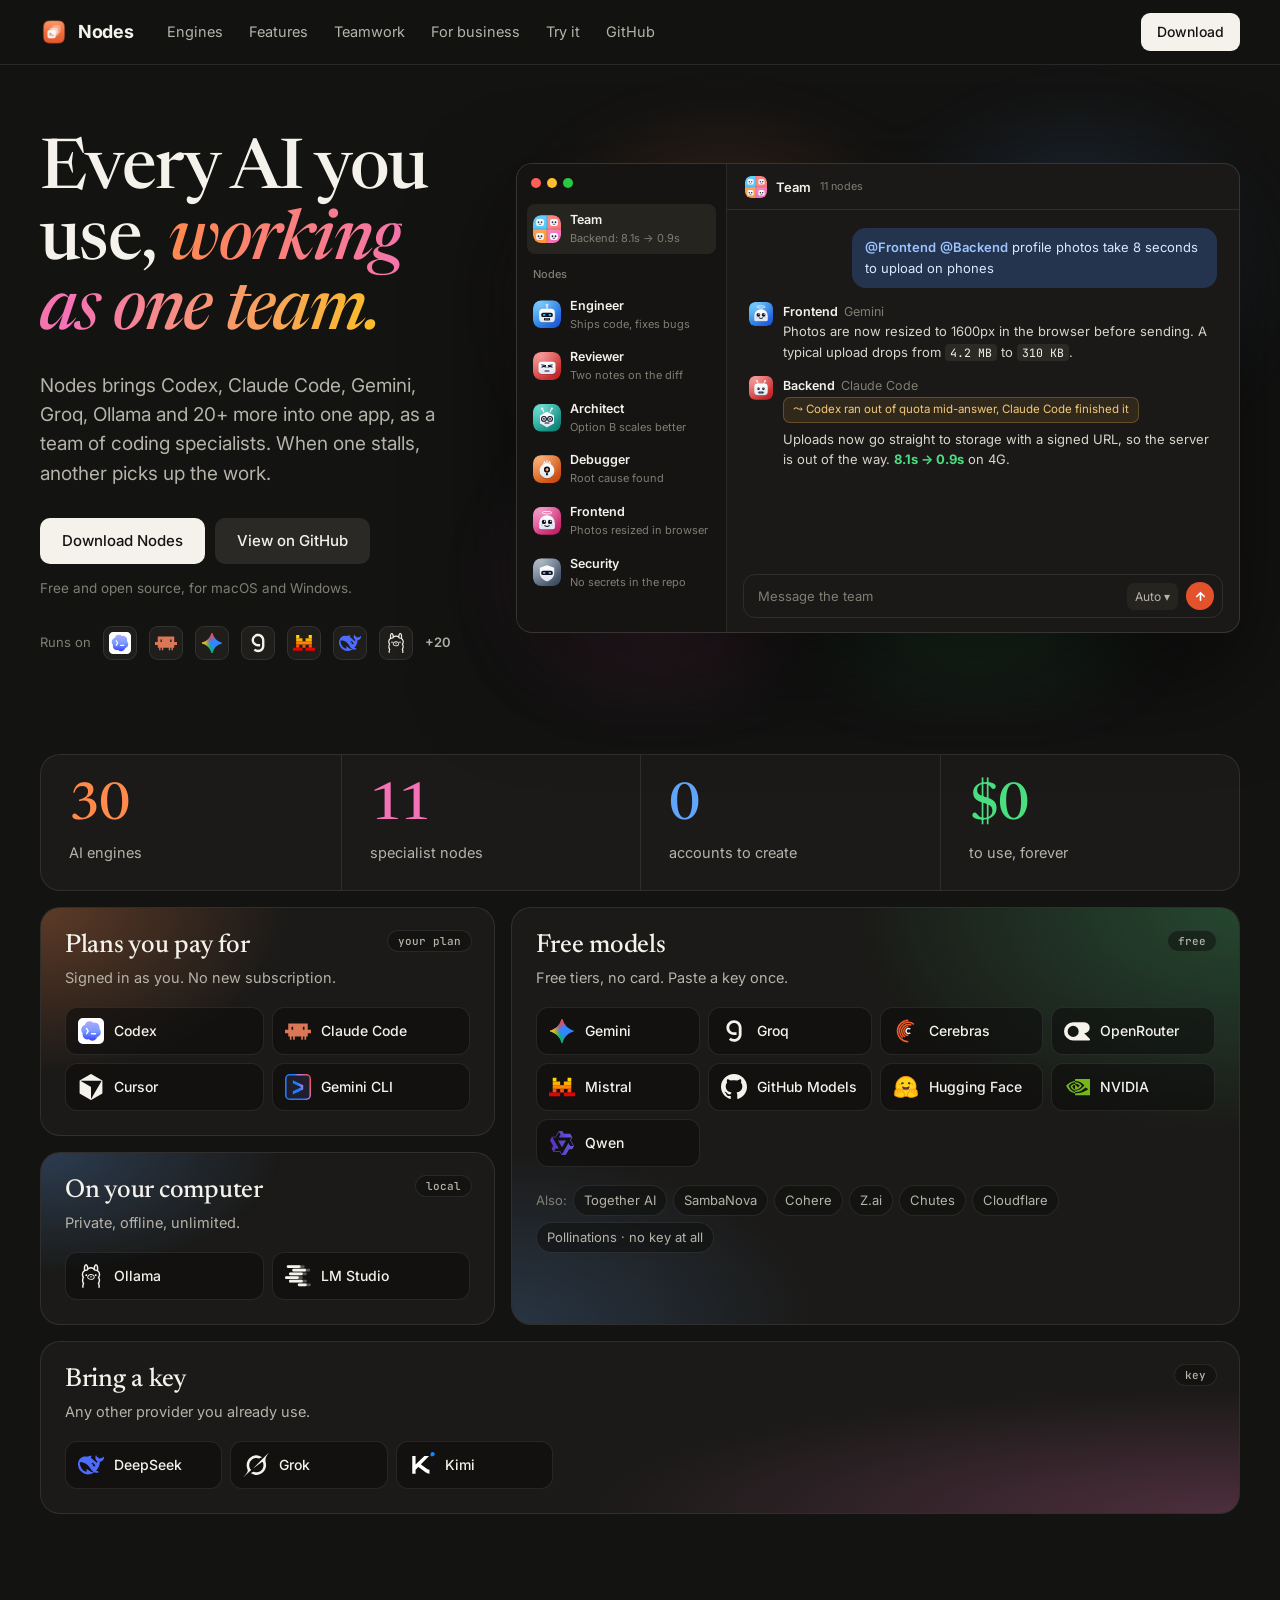
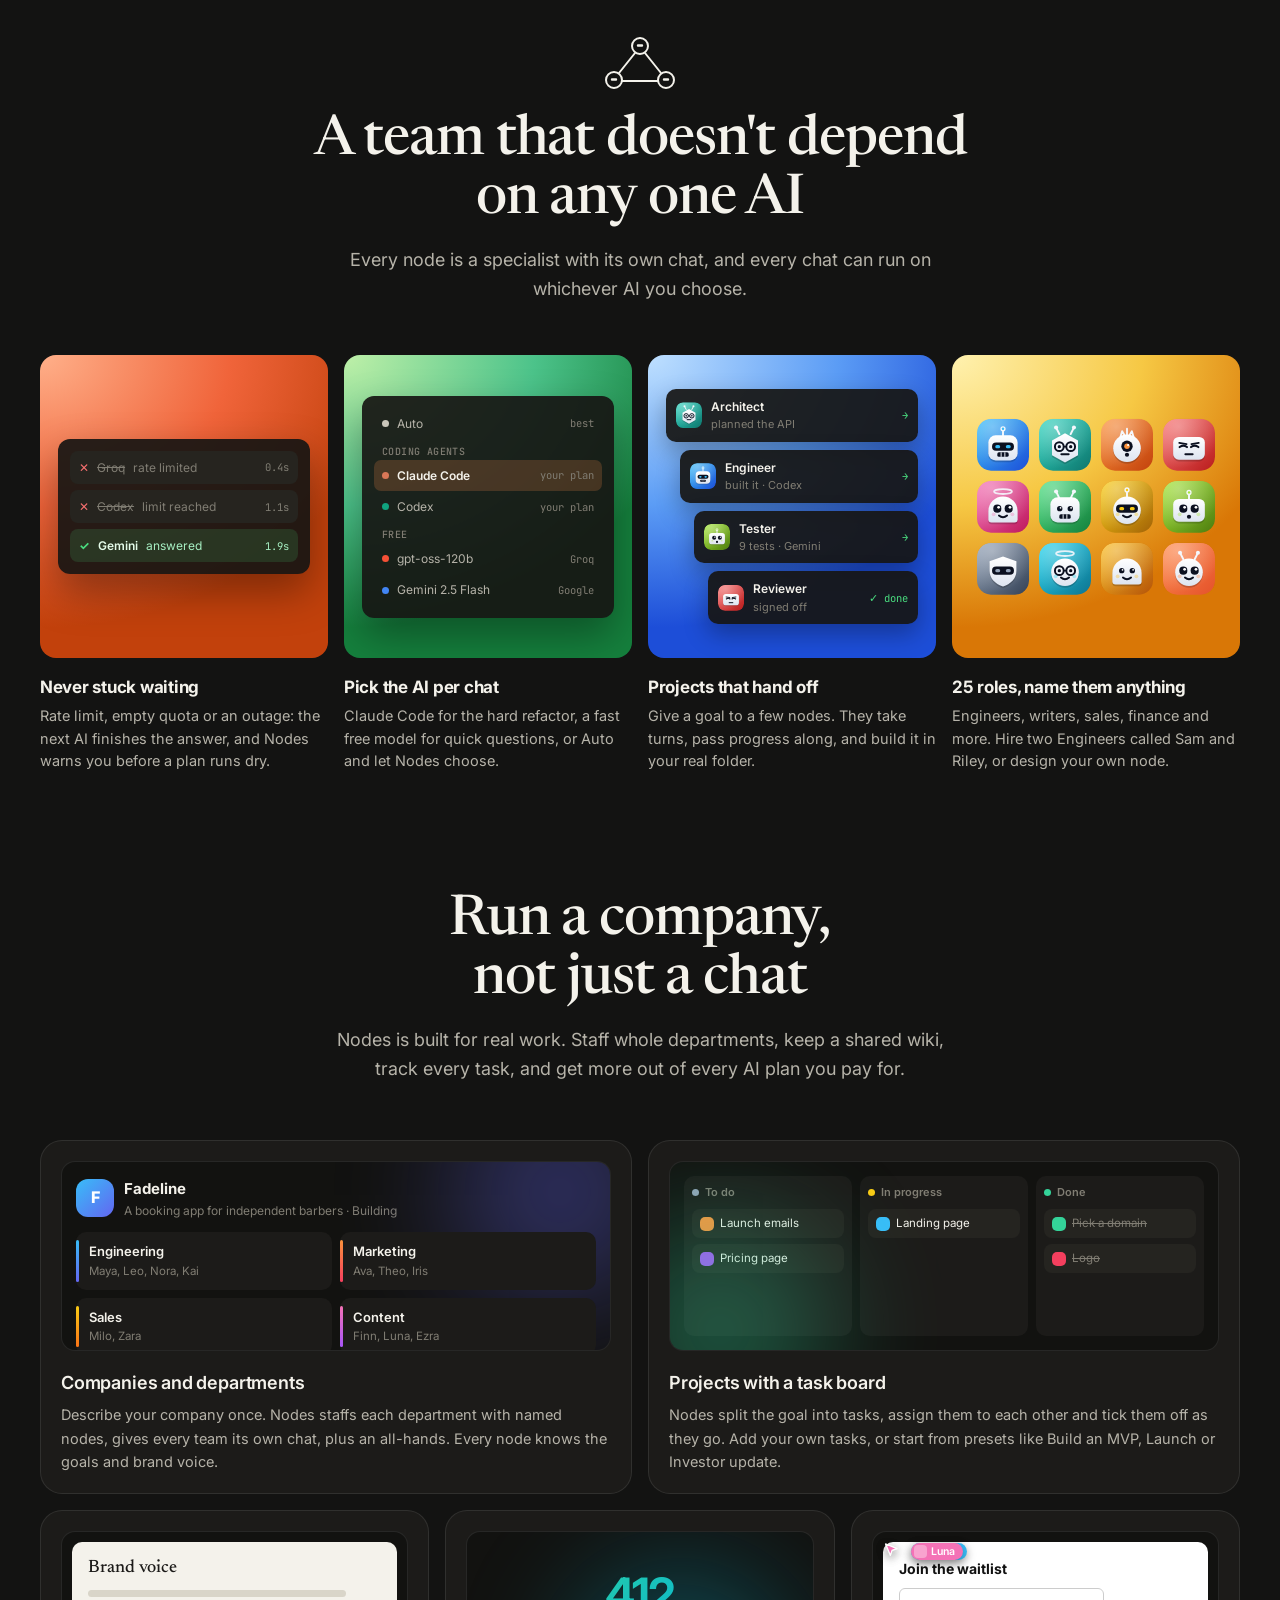
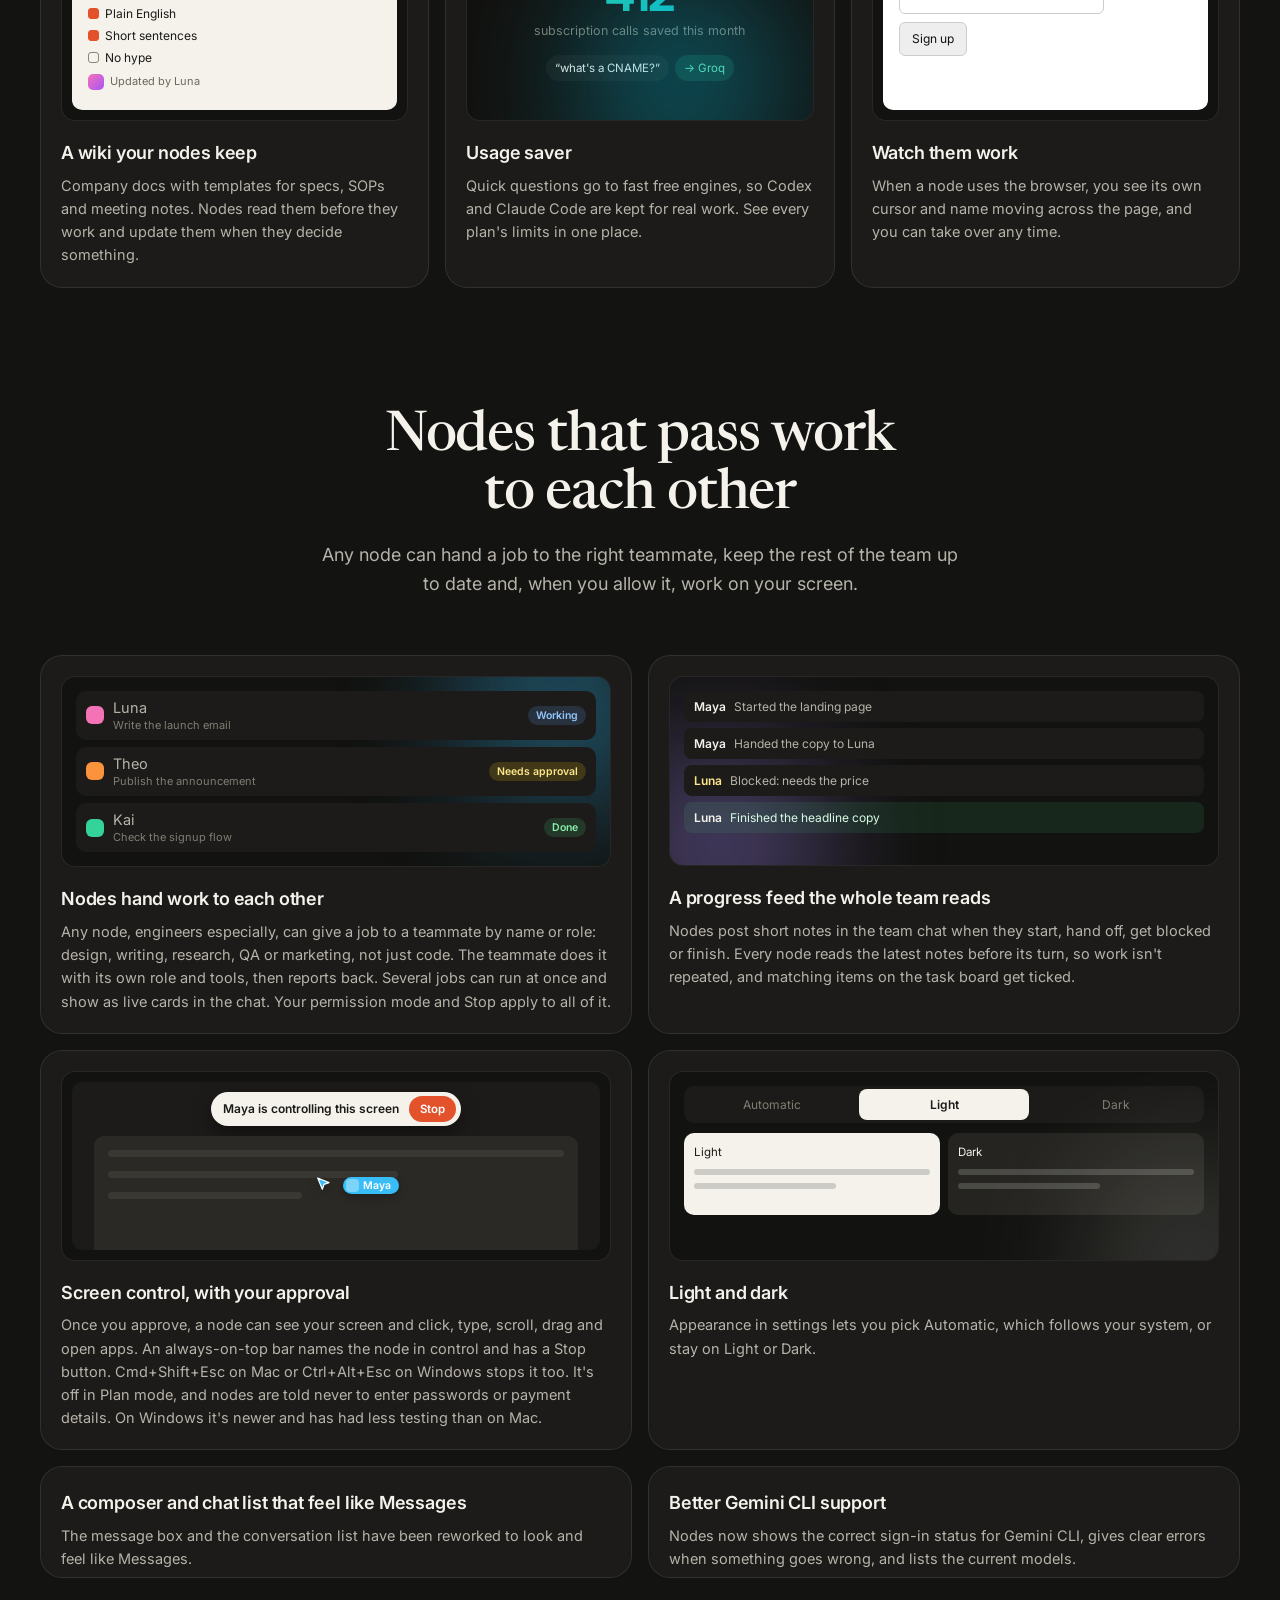
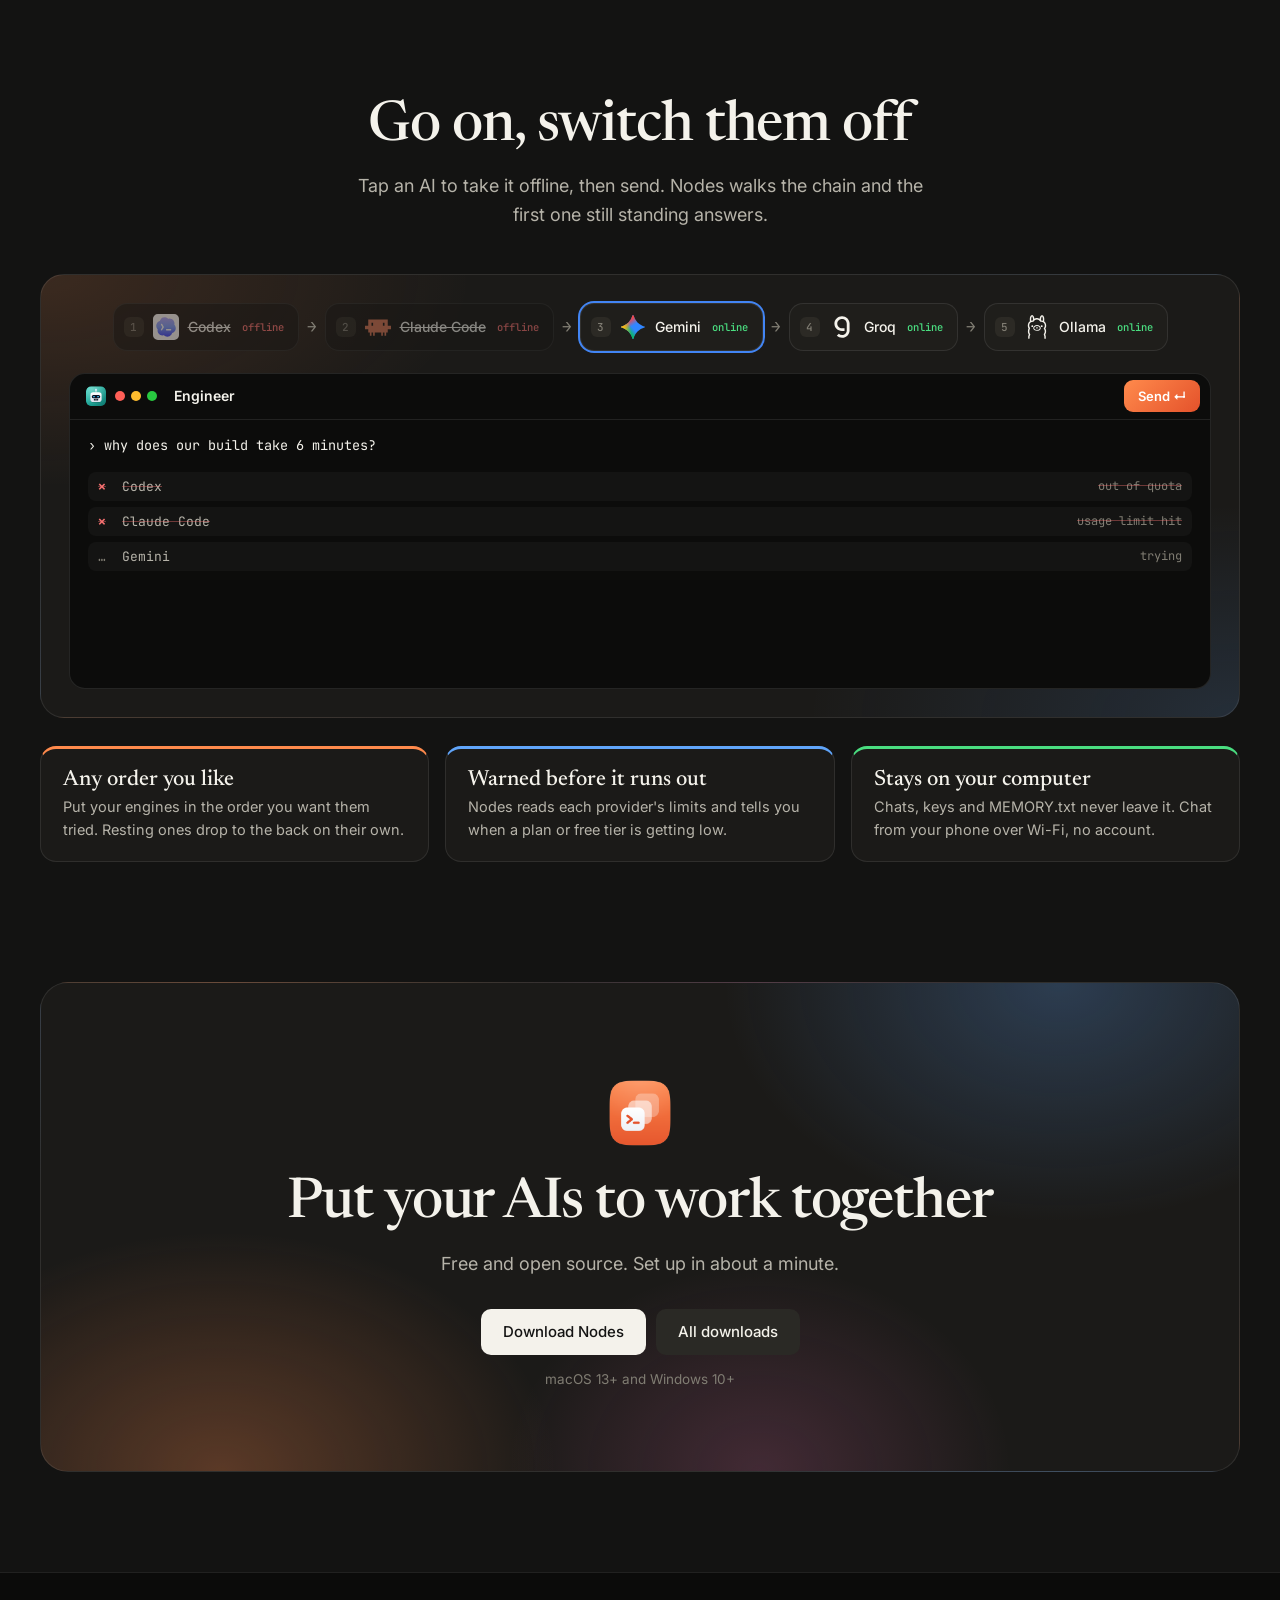
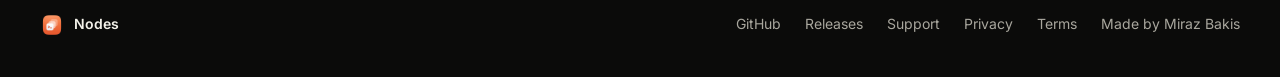
<file: nodes/index.html>
<!DOCTYPE html>
<html lang="en">
<head>
  <meta charset="UTF-8">
  <meta name="viewport" content="width=device-width, initial-scale=1.0">

  <!-- Google tag (gtag.js) -->
  <script async src="https://www.googletagmanager.com/gtag/js?id=G-K1QEH9G0QP"></script>
  <script>
    window.dataLayer = window.dataLayer || [];
    function gtag(){dataLayer.push(arguments);}
    gtag('js', new Date());
    gtag('config', 'G-K1QEH9G0QP');
  </script>
  <script>document.documentElement.classList.add('js')</script>

  <title>Nodes: every AI you use, working as one team</title>
  <meta name="description" content="Nodes brings Codex, Claude Code, Gemini, Groq, Ollama and 20+ more AIs into one app, as a team of coding specialists. If one stalls, another answers. Free for Mac and Windows.">
  <meta name="author" content="Miraz Bakis">
  <link rel="canonical" href="https://mirazbakis.com/nodes/">
  <meta property="og:title" content="Nodes: every AI you use, working as one team">
  <meta property="og:description" content="Codex, Claude Code, Gemini and 20+ more AIs in one app, as a team of coding specialists. Free for Mac and Windows.">
  <meta property="og:type" content="website">
  <meta property="og:url" content="https://mirazbakis.com/nodes/">
  <meta property="og:image" content="https://mirazbakis.com/nodes/home.jpg">
  <meta name="twitter:card" content="summary_large_image">
  <meta name="theme-color" content="#131312">
  <meta name="color-scheme" content="dark">
  <link rel="icon" href="icon.png" type="image/png">
  <link rel="apple-touch-icon" href="icon.png">
  <link rel="preconnect" href="https://fonts.googleapis.com">
  <link rel="preconnect" href="https://fonts.gstatic.com" crossorigin>
  <link href="https://fonts.googleapis.com/css2?family=Inter:wght@400;500;600;700&family=JetBrains+Mono:wght@400;500&family=Newsreader:opsz,wght@6..72,400;6..72,500&display=swap" rel="stylesheet">

  <style>
    :root {
      --paper: #131312;
      --paper-2: #1b1a18;
      --card: #1c1b19;
      --beige: #2a2925;
      --ink: #f4f2eb;
      --ink-2: #b6b3a9;
      --muted: #807d73;
      --line: rgba(255, 255, 255, .09);
      --orange: #e4522b;
      --orange-soft: #ff8a4c;
      --sage: #b7cfa8;
      --butter: #f4d77a;
      --sky: #a9c7ec;
      --clay: #f0b39b;
      --serif: 'Newsreader', 'Iowan Old Style', Georgia, serif;
      --sans: 'Inter', -apple-system, BlinkMacSystemFont, 'Segoe UI', system-ui, sans-serif;
      --mono: 'JetBrains Mono', ui-monospace, Menlo, Consolas, monospace;
    }
    * { margin: 0; padding: 0; box-sizing: border-box; }
    html { overflow-x: clip; scroll-behavior: smooth; }
    body { background: var(--paper); color: var(--ink); font: 16px/1.6 var(--sans); -webkit-font-smoothing: antialiased; }
    a { color: inherit; text-decoration: none; }
    .wrap { width: min(1200px, calc(100% - 48px)); margin: 0 auto; }
    .node-av { display: block; flex: none; }
    .serif { font-family: var(--serif); font-weight: 500; letter-spacing: -.015em; }

    /* nav */
    nav { position: sticky; top: 0; z-index: 20; background: rgba(19, 19, 18, .82); backdrop-filter: blur(12px); -webkit-backdrop-filter: blur(12px); border-bottom: 1px solid var(--line); }
    nav .wrap { height: 64px; display: flex; align-items: center; gap: 34px; }
    .brand { display: flex; align-items: center; gap: 10px; font-weight: 700; font-size: 18px; letter-spacing: -.02em; }
    .brand img { width: 28px; height: 28px; }
    .links { display: flex; gap: 26px; font-size: 14.5px; color: var(--ink-2); margin-right: auto; }
    .links a:hover { color: var(--ink); }
    .btn { display: inline-flex; align-items: center; justify-content: center; gap: 9px; height: 46px; padding: 0 22px; border-radius: 10px; font-weight: 500; font-size: 15px; white-space: nowrap; transition: background .15s, transform .1s; }
    .btn:active { transform: translateY(1px); }
    .btn svg { width: 17px; height: 17px; flex: none; }
    .btn.black { background: #f4f2eb; color: #141413; }
    .btn.black:hover { background: #ffffff; }
    .btn.beige { background: var(--beige); color: var(--ink); }
    .btn.beige:hover { background: #34322d; }
    .btn.sm { height: 38px; padding: 0 16px; font-size: 14px; border-radius: 9px; }
    [data-dl-ic]:empty { display: none; }
    [data-dl-ic] { display: inline-flex; }

    /* hero */
    .hero { display: grid; grid-template-columns: 420px 1fr; gap: 56px; align-items: center; padding: 72px 0 64px; }
    .hero h1 { font-family: var(--serif); font-weight: 500; font-size: clamp(46px, 5.4vw, 70px); line-height: 1.02; letter-spacing: -.025em; }
    .hero h1 em { font-style: italic; background: linear-gradient(95deg, #ff8a4c 0%, #f472b6 45%, #fbbf24 100%); -webkit-background-clip: text; background-clip: text; color: transparent; padding-right: .06em; }
    .hero { position: relative; }
    .hero::before { content: ''; position: absolute; z-index: -1; right: -6%; top: 4%; width: 70%; height: 92%; background: radial-gradient(38% 46% at 30% 35%, rgba(255, 138, 76, .32), transparent 70%), radial-gradient(34% 40% at 72% 30%, rgba(96, 165, 250, .28), transparent 70%), radial-gradient(36% 42% at 60% 78%, rgba(74, 222, 128, .22), transparent 70%), radial-gradient(30% 36% at 22% 80%, rgba(244, 114, 182, .24), transparent 70%); filter: blur(30px); }
    .hero .lead { margin-top: 22px; font-size: 19px; line-height: 1.55; color: var(--ink-2); }
    .hero .stack-btns { margin-top: 30px; display: grid; gap: 10px; max-width: 360px; }
    .hero .stack-btns .btn { width: 100%; }
    .hero .avail { margin-top: 14px; font-size: 13.5px; color: var(--muted); }
    .hero .avail a { color: var(--ink-2); text-decoration: underline; text-underline-offset: 3px; text-decoration-color: var(--line); }

    /* app mockup (light) */
    .mock { position: relative; border-radius: 16px; background: #1a1917; border: 1px solid rgba(255, 255, 255, .12); box-shadow: 0 40px 100px rgba(0, 0, 0, .55); display: grid; grid-template-columns: 210px 1fr; height: 470px; overflow: hidden; font-size: 13px; }
    .mock .sb { background: #151413; border-right: 1px solid var(--line); padding: 12px 10px; display: flex; flex-direction: column; gap: 2px; min-width: 0; }
    .mock .dots { display: flex; gap: 6px; padding: 2px 4px 14px; }
    .mock .dots i { width: 10px; height: 10px; border-radius: 50%; background: #3a3833; }
    .mock .dots i:nth-child(1) { background: #ff5f57; } .mock .dots i:nth-child(2) { background: #febc2e; } .mock .dots i:nth-child(3) { background: #28c840; }
    .mock .sbl { font-size: 11px; color: var(--muted); padding: 10px 6px 4px; font-weight: 500; }
    .mock .ci { display: flex; gap: 9px; align-items: center; padding: 6px; border-radius: 8px; min-width: 0; }
    .mock .ci.on { background: #26241f; }
    .mock .ci b { font-weight: 600; font-size: 12.5px; display: block; }
    .mock .ci span { font-size: 11px; color: var(--muted); display: block; white-space: nowrap; overflow: hidden; text-overflow: ellipsis; }
    .mock .ci > div { min-width: 0; }
    .mock .main { display: flex; flex-direction: column; min-width: 0; }
    .mock .bar { height: 46px; border-bottom: 1px solid var(--line); display: flex; align-items: center; gap: 9px; padding: 0 18px; font-weight: 600; }
    .mock .bar small { font-weight: 400; color: var(--muted); }
    .mock .msgs { flex: 1; padding: 18px 22px; display: flex; flex-direction: column; gap: 14px; overflow: hidden; }
    .mock .you { align-self: flex-end; max-width: 78%; background: #24344f; color: #dbe7fb; padding: 9px 13px; border-radius: 14px; }
    .mock .ai { display: grid; grid-template-columns: 24px 1fr; gap: 10px; color: #d8d5cc; line-height: 1.55; }
    .mock .ai .w { font-weight: 600; font-size: 12.5px; color: var(--ink); }
    .mock .ai .w em { font-style: normal; font-weight: 400; color: var(--muted); margin-left: 6px; }
    .mock code { font: 11.5px var(--mono); background: #2c2a25; color: #f4f2eb; padding: 1px 5px; border-radius: 4px; }
    .mock .swap { display: inline-flex; align-items: center; gap: 7px; font-size: 11.5px; color: #f3c879; background: rgba(240, 176, 74, .1); border: 1px solid rgba(240, 176, 74, .28); border-radius: 7px; padding: 3px 9px; margin: 2px 0 6px; }
    .mock .comp { margin: 0 16px 14px; border: 1px solid var(--line); border-radius: 12px; height: 44px; display: flex; align-items: center; padding: 0 8px 0 14px; color: var(--muted); }
    .mock .comp .pk { margin-left: auto; margin-right: 8px; font-size: 12px; color: var(--ink-2); background: #26241f; border-radius: 7px; padding: 4px 8px; }
    .mock .comp .go { width: 28px; height: 28px; border-radius: 50%; background: var(--orange); display: grid; place-items: center; }


    /* sections */
    section { padding: 120px 0 0; }
    .center { text-align: center; }
    .h2 { font-family: var(--serif); font-weight: 500; font-size: clamp(36px, 4.4vw, 56px); line-height: 1.05; letter-spacing: -.02em; }
    .sub { margin: 16px auto 0; max-width: 600px; font-size: 18px; color: var(--ink-2); }
    .doodle { display: block; margin: 0 auto 18px; }

    /* colourful panels */
    .panels { margin-top: 52px; display: grid; grid-template-columns: repeat(4, 1fr); gap: 16px; }
    .panel .art { aspect-ratio: 1 / 1.05; border-radius: 16px; overflow: hidden; position: relative; display: grid; place-items: center; padding: 18px; }
    .panel h3 { margin-top: 16px; font-size: 17px; font-weight: 700; letter-spacing: -.015em; }
    .panel p { margin-top: 4px; font-size: 14.5px; color: var(--ink-2); line-height: 1.55; }
    .a1 { background: radial-gradient(120% 90% at 0% 0%, #ffb08a, #f0643a 55%, #c2410c); }
    .a2 { background: radial-gradient(120% 90% at 0% 0%, #bff0a8, #4cc38a 55%, #15803d); }
    .a3 { background: radial-gradient(120% 90% at 0% 0%, #bfe0ff, #5b9cf5 55%, #1d4ed8); }
    .a4 { background: radial-gradient(120% 90% at 0% 0%, #fff2b0, #f6c844 55%, #d97706); }
    .art .paper { width: 100%; background: rgba(22, 21, 19, .92); color: #f4f2eb; border-radius: 12px; box-shadow: 0 18px 40px rgba(0, 0, 0, .35); padding: 12px; font-size: 12px; }
    .hop { display: flex; align-items: center; gap: 8px; padding: 7px 9px; border-radius: 8px; background: #26241f; margin-top: 6px; color: var(--muted); font-size: 12px; }
    .hop:first-child { margin-top: 0; }
    .hop b { color: var(--ink); font-weight: 600; }
    .hop s { color: var(--muted); }
    .hop .x { color: #f87171; font-weight: 700; }
    .hop.ok { background: rgba(74, 222, 128, .14); color: #a7f0c3; }
    .hop.ok .x { color: #4ade80; }
    .hop.ok b { color: #e4fbe9; }
    .hop em { margin-left: auto; font: 10.5px var(--mono); font-style: normal; }
    .pick { display: flex; align-items: center; gap: 8px; padding: 6px 8px; border-radius: 7px; font-size: 12px; color: var(--ink-2); }
    .pick.sel { background: rgba(255, 138, 76, .2); color: var(--ink); font-weight: 600; }
    .pick em { margin-left: auto; font: 10.5px var(--mono); font-style: normal; color: var(--muted); }
    .pick .d { width: 7px; height: 7px; border-radius: 50%; }
    .glabel { font: 500 10px var(--mono); color: var(--muted); padding: 6px 8px 2px; letter-spacing: .04em; }
    .relay { display: grid; gap: 8px; width: 100%; }
    .leg { display: flex; align-items: center; gap: 9px; background: rgba(22, 21, 19, .92); color: #f4f2eb; border-radius: 10px; padding: 8px 10px; box-shadow: 0 10px 24px rgba(0, 0, 0, .3); font-size: 12px; }
    .leg b { font-weight: 600; }
    .leg span { color: var(--muted); font-size: 11px; display: block; }
    .leg em { margin-left: auto; font: 10.5px var(--mono); font-style: normal; color: #4ade80; }
    .leg:nth-child(2) { margin-left: 14px; } .leg:nth-child(3) { margin-left: 28px; } .leg:nth-child(4) { margin-left: 42px; }
    .team { display: grid; grid-template-columns: repeat(4, 1fr); gap: 10px; }
    .team .node-av { box-shadow: 0 10px 22px rgba(60, 30, 0, .35); }


    /* end */
    .end { position: relative; margin-top: 120px; padding: 90px 24px 80px; text-align: center; border-radius: 28px; border: 1px solid var(--line); background: radial-gradient(40% 70% at 15% 100%, rgba(255, 138, 76, .28), transparent 70%), radial-gradient(40% 70% at 85% 0%, rgba(96, 165, 250, .25), transparent 70%), radial-gradient(30% 60% at 60% 100%, rgba(244, 114, 182, .18), transparent 70%), var(--paper-2); margin-bottom: 100px; }
    .end .btns { margin-top: 30px; display: flex; gap: 10px; justify-content: center; flex-wrap: wrap; }
    .cmd { display: none; align-items: center; gap: 10px; height: 46px; padding: 0 16px; border-radius: 10px; background: var(--paper-2); border: 1px solid var(--line); font: 13.5px var(--mono); color: var(--ink-2); }
    footer { background: #0b0b0a; color: #a9a79e; border-top: 1px solid var(--line); }
    footer .wrap { display: flex; justify-content: space-between; align-items: center; gap: 16px; flex-wrap: wrap; padding: 40px 0; font-size: 14px; }
    footer .l { display: flex; align-items: center; gap: 10px; color: #f4f2ea; font-weight: 600; }
    footer .l img { width: 24px; height: 24px; }
    footer .r { display: flex; gap: 24px; }
    footer a:hover { color: #fff; }


    /* hero buttons + runs-on strip */
    .row-btns { margin-top: 30px; display: flex; gap: 10px; flex-wrap: wrap; }
    .runs { margin-top: 26px; display: flex; align-items: center; gap: 12px; flex-wrap: wrap; color: var(--muted); font-size: 13px; }
    .runs i { display: grid; place-items: center; width: 34px; height: 34px; border-radius: 9px; background: #1f1e1b; border: 1px solid var(--line); color: #f4f2eb; }
    .runs em { font-style: normal; font-weight: 600; color: var(--ink-2); }
    .mock .at { font-weight: 600; color: #9cc4ff; }
    .mock .win, .ans .win { color: #4ade80; font-weight: 700; }

    /* stats */
    .stats { display: grid; grid-template-columns: repeat(4, 1fr); gap: 0; border: 1px solid var(--line); border-radius: 20px; margin-top: 30px; overflow: hidden; background: var(--paper-2); }
    .stats > div { padding: 26px 28px; border-left: 1px solid var(--line); }
    .stats > div:first-child { border-left: 0; }
    .stats b { display: block; font: 500 52px/1 var(--serif); letter-spacing: -.02em; }
    .stats span { display: block; margin-top: 8px; color: var(--ink-2); font-size: 14.5px; }
    .c1 { color: #ff8a4c; } .c2 { color: #f472b6; } .c3 { color: #60a5fa; } .c4 { color: #4ade80; }

    /* engine groups */
    .groups { margin-top: 16px; display: grid; grid-template-columns: 1fr 1.6fr; grid-template-rows: auto auto; gap: 16px; }
    .grp { position: relative; border-radius: 20px; padding: 24px; border: 1px solid var(--line); overflow: hidden; }
    .grp::before { content: ''; position: absolute; inset: 0; opacity: .9; z-index: 0; }
    .grp > * { position: relative; z-index: 1; }
    .g1::before { background: radial-gradient(90% 120% at 0% 0%, rgba(255, 138, 76, .32), transparent 60%); }
    .g2 { grid-row: span 2; }
    .g2::before { background: radial-gradient(90% 90% at 100% 0%, rgba(74, 222, 128, .26), transparent 60%), radial-gradient(70% 70% at 0% 100%, rgba(96, 165, 250, .22), transparent 60%); }
    .g3::before { background: radial-gradient(90% 120% at 0% 100%, rgba(167, 139, 250, .0), transparent), radial-gradient(90% 120% at 0% 0%, rgba(96, 165, 250, .28), transparent 60%); }
    .g4::before { background: radial-gradient(90% 120% at 100% 100%, rgba(244, 114, 182, .26), transparent 60%); }
    .grp { background: var(--paper-2); }
    .grp h3 { font: 500 26px/1.15 var(--serif); letter-spacing: -.01em; }
    .grp p { margin-top: 4px; color: var(--ink-2); font-size: 14.5px; }
    .gl { margin-top: 18px; display: grid; grid-template-columns: repeat(auto-fill, minmax(150px, 1fr)); gap: 8px; }
    .eng { display: flex; align-items: center; gap: 10px; padding: 10px 12px; border-radius: 12px; background: rgba(12, 12, 11, .55); border: 1px solid var(--line); font-size: 14px; font-weight: 500; color: #f4f2eb; }
    .eng svg { flex: none; }
    .more { margin-top: 18px; display: flex; flex-wrap: wrap; gap: 6px; align-items: center; color: var(--muted); font-size: 13px; }
    .more span { padding: 4px 10px; border-radius: 99px; background: rgba(12, 12, 11, .5); border: 1px solid var(--line); color: var(--ink-2); }
    .gt { position: absolute; top: 22px; right: 22px; font: 500 11px var(--mono); color: var(--ink-2); background: rgba(12, 12, 11, .5); border: 1px solid var(--line); border-radius: 99px; padding: 3px 10px; }
    .g1 { grid-column: 1; } .g3 { grid-column: 1; }
    .g4 { grid-column: 1 / -1; }

    /* interactive fallback lab */
    .lab { margin-top: 44px; border-radius: 24px; border: 1px solid var(--line); background: radial-gradient(60% 80% at 0% 0%, rgba(255, 138, 76, .14), transparent 60%), radial-gradient(60% 80% at 100% 100%, rgba(96, 165, 250, .14), transparent 60%), var(--paper-2); padding: 28px; text-align: left; }
    .chain { display: flex; align-items: center; gap: 8px; flex-wrap: wrap; justify-content: center; }
    .link { display: flex; align-items: center; gap: 9px; padding: 10px 14px 10px 10px; border-radius: 14px; border: 1px solid var(--line); background: #1f1e1b; color: #f4f2eb; font: 500 14px var(--sans); cursor: pointer; transition: transform .15s, border-color .2s, background .2s, opacity .2s, box-shadow .2s; }
    .link:hover { transform: translateY(-2px); border-color: rgba(255, 255, 255, .2); }
    .link .ord { width: 20px; height: 20px; border-radius: 6px; background: #2c2a25; display: grid; place-items: center; font: 500 11px var(--mono); color: var(--muted); }
    .link .st { font: 500 10.5px var(--mono); color: #4ade80; margin-left: 2px; }
    .link[aria-pressed="true"] { opacity: .5; background: #181715; }
    .link[aria-pressed="true"] .st { color: #f87171; }
    .link[aria-pressed="true"] .nm { text-decoration: line-through; }
    .link.trying { box-shadow: 0 0 0 2px var(--c); opacity: 1; }
    .link.won { box-shadow: 0 0 0 2px #4ade80, 0 0 30px rgba(74, 222, 128, .35); }
    .arrow { color: var(--muted); font-family: var(--mono); }
    .console { margin-top: 22px; border-radius: 16px; background: #0c0c0b; border: 1px solid rgba(255, 255, 255, .1); overflow: hidden; }
    .cl-top { display: flex; align-items: center; gap: 9px; height: 46px; padding: 0 10px 0 16px; border-bottom: 1px solid var(--line); font-weight: 600; font-size: 14px; }
    .cl-top .dots { display: flex; gap: 6px; margin-right: 8px; }
    .cl-top .dots i { width: 10px; height: 10px; border-radius: 50%; }
    .cl-top .dots i:nth-child(1) { background: #ff5f57; } .cl-top .dots i:nth-child(2) { background: #febc2e; } .cl-top .dots i:nth-child(3) { background: #28c840; }
    .cl-top .node-av { order: -1; width: 20px; height: 20px; flex: none; }
    .send { margin-left: auto; height: 32px; padding: 0 14px; border-radius: 9px; border: 0; background: linear-gradient(135deg, #ff8a4c, #e4522b); color: #fff; font: 600 13px var(--sans); cursor: pointer; }
    .send:hover { filter: brightness(1.08); }
    .cl-ask { padding: 16px 18px 4px; font: 13.5px var(--mono); color: #f4f2eb; }
    .cl-log { padding: 8px 18px 20px; min-height: 230px; font: 13px var(--mono); }
    .cl-log .hint { color: var(--muted); padding: 10px 0; }
    .cl-log .row { display: flex; align-items: center; gap: 10px; padding: 6px 10px; margin-top: 6px; border-radius: 8px; background: rgba(255, 255, 255, .03); color: var(--ink-2); animation: rin .3s ease; }
    .cl-log .row .s { width: 14px; font-weight: 700; color: var(--muted); }
    .cl-log .row em { margin-left: auto; font-style: normal; color: var(--muted); font-size: 12px; }
    .cl-log .row.bad .s { color: #f87171; } .cl-log .row.bad { text-decoration: line-through; text-decoration-color: rgba(248, 113, 113, .4); }
    .cl-log .row.good { background: rgba(74, 222, 128, .1); color: #d8fbe5; }
    .cl-log .row.good .s, .cl-log .row.good em { color: #4ade80; }
    .ans { margin-top: 14px; font: 15px/1.6 var(--sans); color: #e8e6df; animation: rin .4s ease; }
    .ans code { font: 12.5px var(--mono); background: #23221e; padding: 1px 5px; border-radius: 5px; }
    .ans .by { margin-top: 8px; font: 12px var(--mono); color: var(--muted); }
    @keyframes rin { from { opacity: 0; transform: translateY(4px); } }
    .three { margin-top: 28px; display: grid; grid-template-columns: repeat(3, 1fr); gap: 16px; text-align: left; }
    .three > div { padding: 20px 22px; border-radius: 16px; background: var(--paper-2); border: 1px solid var(--line); border-top: 3px solid var(--c); }
    .three h3 { font: 500 22px var(--serif); }
    .three p { margin-top: 4px; color: var(--ink-2); font-size: 14.5px; }

    @media (max-width: 1040px) {
      .stats { grid-template-columns: 1fr 1fr; }
      .stats > div:nth-child(3) { border-left: 0; }
      .stats > div:nth-child(n+3) { border-top: 1px solid var(--line); }
      .groups { grid-template-columns: 1fr; }
      .g1, .g2, .g3, .g4 { grid-column: auto; grid-row: auto; }
      .three { grid-template-columns: 1fr; }
      .arrow { display: none; }
    }
    @media (max-width: 640px) {
      .stats b { font-size: 40px; }
      .stats > div { padding: 20px; }
      .lab { padding: 16px; }
      .link { padding: 8px 10px 8px 8px; font-size: 13px; }
      .link .st { display: none; }
      .gt { position: static; display: inline-block; margin-top: 10px; }
    }

    .js .rv { opacity: 0; transform: translateY(14px); transition: opacity .8s cubic-bezier(.2, .8, .2, 1), transform .8s cubic-bezier(.2, .8, .2, 1); }
    .js .rv.in { opacity: 1; transform: none; }

    @media (max-width: 1040px) {
      .hero { grid-template-columns: 1fr; gap: 44px; padding-top: 48px; }
      .hero .stack-btns { max-width: none; grid-template-columns: 1fr 1fr; }
      .panels { grid-template-columns: 1fr 1fr; }
      .show { grid-template-columns: 1fr; }
      .links { display: none; }
      nav .wrap { justify-content: space-between; }
    }
    @media (max-width: 640px) {
      .wrap { width: calc(100% - 32px); }
      .mock { grid-template-columns: 1fr; height: 430px; }
      .mock .sb { display: none; }
      .hero .stack-btns { grid-template-columns: 1fr; }
      .panels { grid-template-columns: 1fr; }
      .panel .art { aspect-ratio: auto; min-height: 260px; }
      .tile { width: calc(33.33% - 6px); }
      section { padding-top: 90px; }
      .term pre { height: 380px; font-size: 12px; padding: 18px; }
    }
    @media (prefers-reduced-motion: reduce) {
      *, *::before, *::after { animation: none !important; transition: none !important; }
      .js .rv { opacity: 1; transform: none; }
    }
    /* teamwork section */
    #teamwork .sub { max-width: 640px; margin-left: auto; margin-right: auto; }
    .asg { display: flex; flex-direction: column; gap: 7px; }
    .asg div { display: flex; align-items: center; gap: 9px; background: #1c1b19; border-radius: 10px; padding: 8px 10px; font-size: 12px; line-height: 1.3; animation: bizIn .6s both; }
    .asg div:nth-child(2) { animation-delay: .12s; } .asg div:nth-child(3) { animation-delay: .24s; }
    .asg .av { width: 18px; height: 18px; border-radius: 6px; flex: none; background: var(--c); }
    .asg span { color: var(--muted); display: block; font-size: 11px; }
    .asg em { margin-left: auto; font: 600 10.5px var(--sans); font-style: normal; padding: 3px 8px; border-radius: 99px; white-space: nowrap; background: rgba(96,165,250,.16); color: #93c5fd; }
    .asg em.ask { background: rgba(250,204,21,.16); color: #fde68a; }
    .asg em.ok { background: rgba(74,222,128,.15); color: #86efac; }
    .feed { display: flex; flex-direction: column; gap: 6px; font-size: 12px; }
    .feed div { display: flex; gap: 8px; align-items: baseline; padding: 6px 10px; border-radius: 8px; background: #1c1b19; color: var(--ink-2); animation: bizIn .6s both; }
    .feed div:nth-child(2) { animation-delay: .1s; } .feed div:nth-child(3) { animation-delay: .2s; } .feed div:nth-child(4) { animation-delay: .3s; }
    .feed b { color: var(--ink); font-weight: 600; flex: none; }
    .feed .blk b { color: #fde68a; }
    .feed .fin { background: rgba(74,222,128,.1); color: #d8fbe5; }
    .scr { height: 100%; border-radius: 10px; background: #1c1b19; position: relative; overflow: hidden; }
    .scr .ctl { position: absolute; left: 50%; top: 10px; transform: translateX(-50%); display: flex; align-items: center; gap: 10px; white-space: nowrap; background: #f4f2eb; color: #1b1a18; border-radius: 99px; padding: 4px 5px 4px 12px; font-size: 12px; font-weight: 600; box-shadow: 0 8px 20px rgba(0,0,0,.4); }
    .scr .ctl span { padding: 4px 11px; border-radius: 99px; background: #e4522b; color: #fff; font-size: 11.5px; }
    .scr .win { position: absolute; left: 22px; right: 22px; top: 54px; bottom: 0; border-radius: 10px 10px 0 0; background: #2a2926; }
    .scr .win i { display: block; height: 7px; border-radius: 4px; background: #3a3833; margin: 14px 14px 0; }
    .scr .win i:nth-child(2) { width: 60%; } .scr .win i:nth-child(3) { width: 40%; }
    .scr .cur { animation: none; left: 46%; top: 92px; }
    .app-seg { display: flex; padding: 3px; border-radius: 10px; background: #1c1b19; font-size: 12px; gap: 2px; }
    .app-seg span { flex: 1; text-align: center; padding: 6px 0; border-radius: 8px; color: var(--muted); }
    .app-seg span.on { background: #f4f2eb; color: #1b1a18; font-weight: 600; }
    .app-prev { display: grid; grid-template-columns: 1fr 1fr; gap: 8px; margin-top: 10px; }
    .app-prev div { height: 82px; border-radius: 10px; padding: 10px; font-size: 11.5px; }
    .app-prev .lt { background: #f4f2eb; color: #1b1a18; } .app-prev .dk { background: #252420; color: #f4f2eb; }
    .app-prev i { display: block; height: 6px; border-radius: 3px; margin-top: 8px; background: currentColor; opacity: .18; }
    .biz > div.txt { padding-bottom: 6px; } .biz > div.txt h3 { margin-top: 2px; }
    /* business section */
    #work .sub { max-width: 640px; margin-left: auto; margin-right: auto; }
    .biz { display: grid; grid-template-columns: repeat(6, 1fr); gap: 16px; margin-top: 56px; text-align: left; }
    .biz > div { grid-column: span 2; border: 1px solid var(--line); border-radius: 22px; background: var(--card); padding: 20px; position: relative; overflow: hidden; transition: transform .3s cubic-bezier(.34,1.56,.64,1), border-color .2s; }
    .biz > div:hover { transform: translateY(-4px); border-color: rgba(255,255,255,.18); }
    .biz > div.wide { grid-column: span 3; }
    .biz h3 { font-size: 18px; font-weight: 600; letter-spacing: -.01em; margin: 18px 0 6px; }
    .biz p { color: var(--ink-2); font-size: 14.5px; }
    .biz .stage { height: 190px; border-radius: 14px; background: #121210; border: 1px solid var(--line); position: relative; overflow: hidden; padding: 14px; }
    .biz .glow { position: absolute; width: 220px; height: 220px; border-radius: 50%; filter: blur(60px); opacity: .35; pointer-events: none; }
    .co-row { display: flex; align-items: center; gap: 10px; margin-bottom: 12px; }
    .co-row .m { width: 38px; height: 38px; border-radius: 12px; display: grid; place-items: center; font-weight: 800; color: #fff; background: linear-gradient(135deg,#38bdf8,#6366f1); }
    .co-row b { font-size: 15px; } .co-row span { display: block; font-size: 12px; color: var(--muted); }
    .depts { display: grid; grid-template-columns: 1fr 1fr; gap: 8px; }
    .depts div { border-radius: 10px; background: #1c1b19; padding: 9px 10px 9px 13px; position: relative; font-size: 13px; font-weight: 600; animation: bizIn .6s both; }
    .depts div::before { content: ''; position: absolute; left: 0; top: 8px; bottom: 8px; width: 3px; border-radius: 3px; background: var(--g); }
    .depts div span { display: block; font-weight: 400; font-size: 11.5px; color: var(--muted); }
    .depts div:nth-child(2) { animation-delay: .1s; } .depts div:nth-child(3) { animation-delay: .2s; } .depts div:nth-child(4) { animation-delay: .3s; }
    @keyframes bizIn { from { opacity: 0; transform: translateY(8px); } }
    .kan { display: grid; grid-template-columns: repeat(3, 1fr); gap: 8px; height: 100%; }
    .kan > div { background: #1c1b19; border-radius: 10px; padding: 8px; display: flex; flex-direction: column; gap: 6px; }
    .kan h4 { font-size: 11px; font-weight: 600; color: var(--muted); display: flex; align-items: center; gap: 6px; margin-bottom: 2px; }
    .kan h4 i { width: 7px; height: 7px; border-radius: 50%; background: var(--c); }
    .kan .t { font-size: 11.5px; padding: 7px 8px; border-radius: 8px; background: #252420; display: flex; gap: 6px; align-items: center; line-height: 1.3; }
    .kan .t .av { width: 14px; height: 14px; border-radius: 5px; flex: none; background: var(--c); }
    .kan .t.mv { animation: slideTask 5s infinite; }
    @keyframes slideTask { 0%, 30% { transform: translateX(0); opacity: 1; } 45% { transform: translateX(110%); opacity: 0; } 46% { transform: translateX(-30%); opacity: 0; } 60%, 100% { transform: translateX(0); opacity: 1; } }
    .kan .done .t { color: var(--muted); text-decoration: line-through; }
    .docpage { background: #f4f2eb; color: #1b1a18; border-radius: 10px; height: 100%; padding: 12px 16px; font-size: 12px; overflow: hidden; }
    .docpage b { font-family: var(--serif); font-size: 18px; font-weight: 500; display: block; margin-bottom: 4px; }
    .docpage .ln { height: 7px; border-radius: 4px; background: #d9d5c9; margin: 7px 0; }
    .docpage .ck { display: flex; gap: 6px; align-items: center; margin: 3px 0; }
    .docpage .ck i { width: 11px; height: 11px; border-radius: 3px; border: 1.5px solid #8a8577; }
    .docpage .ck.on i { background: #e4522b; border-color: #e4522b; }
    .docpage .by { margin-top: 6px; font-size: 11px; color: #6d685c; display: flex; gap: 6px; align-items: center; }
    .docpage .by span { width: 16px; height: 16px; border-radius: 5px; background: linear-gradient(135deg,#f472b6,#a855f7); }
    .saverx { display: grid; place-items: center; height: 100%; text-align: center; }
    .saverx b { font-size: 46px; font-weight: 700; letter-spacing: -.03em; background: linear-gradient(135deg,#34d399,#06b6d4); -webkit-background-clip: text; background-clip: text; color: transparent; display: block; line-height: 1; }
    .saverx span { font-size: 12.5px; color: var(--muted); }
    .saverx .route { display: flex; gap: 6px; justify-content: center; margin-top: 12px; font-size: 11.5px; }
    .saverx .route em { font-style: normal; padding: 4px 9px; border-radius: 99px; background: #1c1b19; }
    .saverx .route em.go { background: rgba(52,211,153,.15); color: #6ee7b7; }
    .page { background: #fff; border-radius: 10px; height: 100%; position: relative; padding: 16px; color: #111; font-size: 12px; }
    .page .f { height: 26px; border: 1px solid #ccc; border-radius: 6px; width: 70%; margin: 8px 0; padding: 5px 8px; color: #333; overflow: hidden; white-space: nowrap; }
    .page .f span { display: inline-block; overflow: hidden; vertical-align: top; animation: typing 6s steps(15) infinite; width: 0; }
    @keyframes typing { 15% { width: 0; } 45%, 100% { width: 15ch; } }
    .page .bt { display: inline-block; padding: 6px 12px; border-radius: 6px; background: #eee; border: 1px solid #ccc; }
    .cur { position: absolute; left: 0; top: 0; animation: cursorMove 6s infinite cubic-bezier(.45,.05,.25,1); filter: drop-shadow(0 3px 5px rgba(0,0,0,.3)); }
    .cur .tag { display: inline-flex; align-items: center; gap: 4px; margin-left: 12px; padding: 2px 8px 2px 3px; border-radius: 99px; background: var(--c); color: #fff; font: 600 10.5px var(--sans); }
    .cur .tag i { width: 13px; height: 13px; border-radius: 4px; background: rgba(255,255,255,.35); }
    .cur.two { animation-delay: -3s; }
    @keyframes cursorMove { 0% { transform: translate(140px, 20px); } 25% { transform: translate(40px, 52px); } 45% { transform: translate(60px, 54px); } 70% { transform: translate(40px, 92px); } 85% { transform: translate(44px, 94px); } 100% { transform: translate(140px, 20px); } }
    @media (max-width: 900px) { .biz { grid-template-columns: 1fr; } .biz > div, .biz > div.wide { grid-column: auto; } }
    @media (prefers-reduced-motion: reduce) { .biz *, .biz *::before { animation: none !important; } .page .f span { width: 15ch; } }
  </style>
</head>
<body>
  <nav>
    <div class="wrap">
      <a class="brand" href="#"><img src="icon.png" alt="" width="28" height="28">Nodes</a>
      <div class="links">
        <a href="#engines">Engines</a>
        <a href="#features">Features</a>
        <a href="#teamwork">Teamwork</a>
        <a href="#work">For business</a>
        <a href="#see">Try it</a>
        <a href="https://github.com/mirazbakis/Nodes" target="_blank" rel="noopener">GitHub</a>
      </div>
      <a class="btn black sm" href="#get">Download</a>
    </div>
  </nav>

  <div class="wrap hero">
    <div>
      <h1>Every AI you use, <em>working as one team.</em></h1>
      <p class="lead">Nodes brings Codex, Claude Code, Gemini, Groq, Ollama and 20+ more into one app, as a team of coding specialists. When one stalls, another picks up the work.</p>
      <div class="row-btns">
        <a class="btn black" href="https://github.com/mirazbakis/Nodes/releases/latest" data-dl><span data-dl-ic></span><span data-dl-label>Download Nodes</span></a>
        <a class="btn beige" href="https://github.com/mirazbakis/Nodes" target="_blank" rel="noopener">View on GitHub</a>
      </div>
      <p class="avail" data-dl-alt>Free and open source, for macOS and Windows.</p>
      <div class="runs"><span>Runs on</span><i title="Codex"><svg height="22" aria-hidden="true" viewBox="0 0 24 24" width="22" xmlns="http://www.w3.org/2000/svg"><path d="M19.503 0H4.496A4.496 4.496 0 000 4.496v15.007A4.496 4.496 0 004.496 24h15.007A4.496 4.496 0 0024 19.503V4.496A4.496 4.496 0 0019.503 0z" fill="#fff"></path><path d="M9.064 3.344a4.578 4.578 0 012.285-.312c1 .115 1.891.54 2.673 1.275.01.01.024.017.037.021a.09.09 0 00.043 0 4.55 4.55 0 013.046.275l.047.022.116.057a4.581 4.581 0 012.188 2.399c.209.51.313 1.041.315 1.595a4.24 4.24 0 01-.134 1.223.123.123 0 00.03.115c.594.607.988 1.33 1.183 2.17.289 1.425-.007 2.71-.887 3.854l-.136.166a4.548 4.548 0 01-2.201 1.388.123.123 0 00-.081.076c-.191.551-.383 1.023-.74 1.494-.9 1.187-2.222 1.846-3.711 1.838-1.187-.006-2.239-.44-3.157-1.302a.107.107 0 00-.105-.024c-.388.125-.78.143-1.204.138a4.441 4.441 0 01-1.945-.466 4.544 4.544 0 01-1.61-1.335c-.152-.202-.303-.392-.414-.617a5.81 5.81 0 01-.37-.961 4.582 4.582 0 01-.014-2.298.124.124 0 00.006-.056.085.085 0 00-.027-.048 4.467 4.467 0 01-1.034-1.651 3.896 3.896 0 01-.251-1.192 5.189 5.189 0 01.141-1.6c.337-1.112.982-1.985 1.933-2.618.212-.141.413-.251.601-.33.215-.089.43-.164.646-.227a.098.098 0 00.065-.066 4.51 4.51 0 01.829-1.615 4.535 4.535 0 011.837-1.388zm3.482 10.565a.637.637 0 000 1.272h3.636a.637.637 0 100-1.272h-3.636zM8.462 9.23a.637.637 0 00-1.106.631l1.272 2.224-1.266 2.136a.636.636 0 101.095.649l1.454-2.455a.636.636 0 00.005-.64L8.462 9.23z" fill="url(#codexcolorlobe-icons-codex-_R_0_)"></path><defs><linearGradient gradientUnits="userSpaceOnUse" id="codexcolorlobe-icons-codex-_R_0_" x1="12" x2="12" y1="3" y2="21"><stop stop-color="#B1A7FF"></stop><stop offset=".5" stop-color="#7A9DFF"></stop><stop offset="1" stop-color="#3941FF"></stop></linearGradient></defs></svg></i><i title="Claude Code"><svg height="22" aria-hidden="true" viewBox="0 0 24 24" width="22" xmlns="http://www.w3.org/2000/svg"><path clip-rule="evenodd" d="M20.998 10.949H24v3.102h-3v3.028h-1.487V20H18v-2.921h-1.487V20H15v-2.921H9V20H7.488v-2.921H6V20H4.487v-2.921H3V14.05H0V10.95h3V5h17.998v5.949zM6 10.949h1.488V8.102H6v2.847zm10.51 0H18V8.102h-1.49v2.847z" fill="#D97757" fill-rule="evenodd"></path></svg></i><i title="Gemini"><svg height="22" aria-hidden="true" viewBox="0 0 24 24" width="22" xmlns="http://www.w3.org/2000/svg"><path d="M20.616 10.835a14.147 14.147 0 01-4.45-3.001 14.111 14.111 0 01-3.678-6.452.503.503 0 00-.975 0 14.134 14.134 0 01-3.679 6.452 14.155 14.155 0 01-4.45 3.001c-.65.28-1.318.505-2.002.678a.502.502 0 000 .975c.684.172 1.35.397 2.002.677a14.147 14.147 0 014.45 3.001 14.112 14.112 0 013.679 6.453.502.502 0 00.975 0c.172-.685.397-1.351.677-2.003a14.145 14.145 0 013.001-4.45 14.113 14.113 0 016.453-3.678.503.503 0 000-.975 13.245 13.245 0 01-2.003-.678z" fill="#3186FF"></path><path d="M20.616 10.835a14.147 14.147 0 01-4.45-3.001 14.111 14.111 0 01-3.678-6.452.503.503 0 00-.975 0 14.134 14.134 0 01-3.679 6.452 14.155 14.155 0 01-4.45 3.001c-.65.28-1.318.505-2.002.678a.502.502 0 000 .975c.684.172 1.35.397 2.002.677a14.147 14.147 0 014.45 3.001 14.112 14.112 0 013.679 6.453.502.502 0 00.975 0c.172-.685.397-1.351.677-2.003a14.145 14.145 0 013.001-4.45 14.113 14.113 0 016.453-3.678.503.503 0 000-.975 13.245 13.245 0 01-2.003-.678z" fill="url(#geminicolorlobe-icons-gemini-0-_R_0_)"></path><path d="M20.616 10.835a14.147 14.147 0 01-4.45-3.001 14.111 14.111 0 01-3.678-6.452.503.503 0 00-.975 0 14.134 14.134 0 01-3.679 6.452 14.155 14.155 0 01-4.45 3.001c-.65.28-1.318.505-2.002.678a.502.502 0 000 .975c.684.172 1.35.397 2.002.677a14.147 14.147 0 014.45 3.001 14.112 14.112 0 013.679 6.453.502.502 0 00.975 0c.172-.685.397-1.351.677-2.003a14.145 14.145 0 013.001-4.45 14.113 14.113 0 016.453-3.678.503.503 0 000-.975 13.245 13.245 0 01-2.003-.678z" fill="url(#geminicolorlobe-icons-gemini-1-_R_0_)"></path><path d="M20.616 10.835a14.147 14.147 0 01-4.45-3.001 14.111 14.111 0 01-3.678-6.452.503.503 0 00-.975 0 14.134 14.134 0 01-3.679 6.452 14.155 14.155 0 01-4.45 3.001c-.65.28-1.318.505-2.002.678a.502.502 0 000 .975c.684.172 1.35.397 2.002.677a14.147 14.147 0 014.45 3.001 14.112 14.112 0 013.679 6.453.502.502 0 00.975 0c.172-.685.397-1.351.677-2.003a14.145 14.145 0 013.001-4.45 14.113 14.113 0 016.453-3.678.503.503 0 000-.975 13.245 13.245 0 01-2.003-.678z" fill="url(#geminicolorlobe-icons-gemini-2-_R_0_)"></path><defs><linearGradient gradientUnits="userSpaceOnUse" id="geminicolorlobe-icons-gemini-0-_R_0_" x1="7" x2="11" y1="15.5" y2="12"><stop stop-color="#08B962"></stop><stop offset="1" stop-color="#08B962" stop-opacity="0"></stop></linearGradient><linearGradient gradientUnits="userSpaceOnUse" id="geminicolorlobe-icons-gemini-1-_R_0_" x1="8" x2="11.5" y1="5.5" y2="11"><stop stop-color="#F94543"></stop><stop offset="1" stop-color="#F94543" stop-opacity="0"></stop></linearGradient><linearGradient gradientUnits="userSpaceOnUse" id="geminicolorlobe-icons-gemini-2-_R_0_" x1="3.5" x2="17.5" y1="13.5" y2="12"><stop stop-color="#FABC12"></stop><stop offset=".46" stop-color="#FABC12" stop-opacity="0"></stop></linearGradient></defs></svg></i><i title="Groq"><svg fill="currentColor" fill-rule="evenodd" height="22" aria-hidden="true" viewBox="0 0 24 24" width="22" xmlns="http://www.w3.org/2000/svg"><path d="M12.036 2c-3.853-.035-7 3-7.036 6.781-.035 3.782 3.055 6.872 6.908 6.907h2.42v-2.566h-2.292c-2.407.028-4.38-1.866-4.408-4.23-.029-2.362 1.901-4.298 4.308-4.326h.1c2.407 0 4.358 1.915 4.365 4.278v6.305c0 2.342-1.944 4.25-4.323 4.279a4.375 4.375 0 01-3.033-1.252l-1.851 1.818A7 7 0 0012.029 22h.092c3.803-.056 6.858-3.083 6.879-6.816v-6.5C18.907 4.963 15.817 2 12.036 2z"></path></svg></i><i title="Mistral"><svg height="22" aria-hidden="true" viewBox="0 0 24 24" width="22" xmlns="http://www.w3.org/2000/svg"><path d="M3.428 3.4h3.429v3.428H3.428V3.4zm13.714 0h3.43v3.428h-3.43V3.4z" fill="gold"></path><path d="M3.428 6.828h6.857v3.429H3.429V6.828zm10.286 0h6.857v3.429h-6.857V6.828z" fill="#FFAF00"></path><path d="M3.428 10.258h17.144v3.428H3.428v-3.428z" fill="#FF8205"></path><path d="M3.428 13.686h3.429v3.428H3.428v-3.428zm6.858 0h3.429v3.428h-3.429v-3.428zm6.856 0h3.43v3.428h-3.43v-3.428z" fill="#FA500F"></path><path d="M0 17.114h10.286v3.429H0v-3.429zm13.714 0H24v3.429H13.714v-3.429z" fill="#E10500"></path></svg></i><i title="DeepSeek"><svg height="22" aria-hidden="true" viewBox="0 0 24 24" width="22" xmlns="http://www.w3.org/2000/svg"><path d="M23.748 4.482c-.254-.124-.364.113-.512.234-.051.039-.094.09-.137.136-.372.397-.806.657-1.373.626-.829-.046-1.537.214-2.163.848-.133-.782-.575-1.248-1.247-1.548-.352-.156-.708-.311-.955-.65-.172-.241-.219-.51-.305-.774-.055-.16-.11-.323-.293-.35-.2-.031-.278.136-.356.276-.313.572-.434 1.202-.422 1.84.027 1.436.633 2.58 1.838 3.393.137.093.172.187.129.323-.082.28-.18.552-.266.833-.055.179-.137.217-.329.14a5.526 5.526 0 01-1.736-1.18c-.857-.828-1.631-1.742-2.597-2.458a11.365 11.365 0 00-.689-.471c-.985-.957.13-1.743.388-1.836.27-.098.093-.432-.779-.428-.872.004-1.67.295-2.687.684a3.055 3.055 0 01-.465.137 9.597 9.597 0 00-2.883-.102c-1.885.21-3.39 1.102-4.497 2.623C.082 8.606-.231 10.684.152 12.85c.403 2.284 1.569 4.175 3.36 5.653 1.858 1.533 3.997 2.284 6.438 2.14 1.482-.085 3.133-.284 4.994-1.86.47.234.962.327 1.78.397.63.059 1.236-.03 1.705-.128.735-.156.684-.837.419-.961-2.155-1.004-1.682-.595-2.113-.926 1.096-1.296 2.746-2.642 3.392-7.003.05-.347.007-.565 0-.845-.004-.17.035-.237.23-.256a4.173 4.173 0 001.545-.475c1.396-.763 1.96-2.015 2.093-3.517.02-.23-.004-.467-.247-.588zM11.581 18c-2.089-1.642-3.102-2.183-3.52-2.16-.392.024-.321.471-.235.763.09.288.207.486.371.739.114.167.192.416-.113.603-.673.416-1.842-.14-1.897-.167-1.361-.802-2.5-1.86-3.301-3.307-.774-1.393-1.224-2.887-1.298-4.482-.02-.386.093-.522.477-.592a4.696 4.696 0 011.529-.039c2.132.312 3.946 1.265 5.468 2.774.868.86 1.525 1.887 2.202 2.891.72 1.066 1.494 2.082 2.48 2.914.348.292.625.514.891.677-.802.09-2.14.11-3.054-.614zm1-6.44a.306.306 0 01.415-.287.302.302 0 01.2.288.306.306 0 01-.31.307.303.303 0 01-.304-.308zm3.11 1.596c-.2.081-.399.151-.59.16a1.245 1.245 0 01-.798-.254c-.274-.23-.47-.358-.552-.758a1.73 1.73 0 01.016-.588c.07-.327-.008-.537-.239-.727-.187-.156-.426-.199-.688-.199a.559.559 0 01-.254-.078c-.11-.054-.2-.19-.114-.358.028-.054.16-.186.192-.21.356-.202.767-.136 1.146.016.352.144.618.408 1.001.782.391.451.462.576.685.914.176.265.336.537.445.848.067.195-.019.354-.25.452z" fill="#4D6BFE"></path></svg></i><i title="Ollama"><svg fill="currentColor" fill-rule="evenodd" height="22" aria-hidden="true" viewBox="0 0 24 24" width="22" xmlns="http://www.w3.org/2000/svg"><path d="M7.905 1.09c.216.085.411.225.588.41.295.306.544.744.734 1.263.191.522.315 1.1.362 1.68a5.054 5.054 0 012.049-.636l.051-.004c.87-.07 1.73.087 2.48.474.101.053.2.11.297.17.05-.569.172-1.134.36-1.644.19-.52.439-.957.733-1.264a1.67 1.67 0 01.589-.41c.257-.1.53-.118.796-.042.401.114.745.368 1.016.737.248.337.434.769.561 1.287.23.934.27 2.163.115 3.645l.053.04.026.019c.757.576 1.284 1.397 1.563 2.35.435 1.487.216 3.155-.534 4.088l-.018.021.002.003c.417.762.67 1.567.724 2.4l.002.03c.064 1.065-.2 2.137-.814 3.19l-.007.01.01.024c.472 1.157.62 2.322.438 3.486l-.006.039a.651.651 0 01-.747.536.648.648 0 01-.54-.742c.167-1.033.01-2.069-.48-3.123a.643.643 0 01.04-.617l.004-.006c.604-.924.854-1.83.8-2.72-.046-.779-.325-1.544-.8-2.273a.644.644 0 01.18-.886l.009-.006c.243-.159.467-.565.58-1.12a4.229 4.229 0 00-.095-1.974c-.205-.7-.58-1.284-1.105-1.683-.595-.454-1.383-.673-2.38-.61a.653.653 0 01-.632-.371c-.314-.665-.772-1.141-1.343-1.436a3.288 3.288 0 00-1.772-.332c-1.245.099-2.343.801-2.67 1.686a.652.652 0 01-.61.425c-1.067.002-1.893.252-2.497.703-.522.39-.878.935-1.066 1.588a4.07 4.07 0 00-.068 1.886c.112.558.331 1.02.582 1.269l.008.007c.212.207.257.53.109.785-.36.622-.629 1.549-.673 2.44-.05 1.018.186 1.902.719 2.536l.016.019a.643.643 0 01.095.69c-.576 1.236-.753 2.252-.562 3.052a.652.652 0 01-1.269.298c-.243-1.018-.078-2.184.473-3.498l.014-.035-.008-.012a4.339 4.339 0 01-.598-1.309l-.005-.019a5.764 5.764 0 01-.177-1.785c.044-.91.278-1.842.622-2.59l.012-.026-.002-.002c-.293-.418-.51-.953-.63-1.545l-.005-.024a5.352 5.352 0 01.093-2.49c.262-.915.777-1.701 1.536-2.269.06-.045.123-.09.186-.132-.159-1.493-.119-2.73.112-3.67.127-.518.314-.95.562-1.287.27-.368.614-.622 1.015-.737.266-.076.54-.059.797.042zm4.116 9.09c.936 0 1.8.313 2.446.855.63.527 1.005 1.235 1.005 1.94 0 .888-.406 1.58-1.133 2.022-.62.375-1.451.557-2.403.557-1.009 0-1.871-.259-2.493-.734-.617-.47-.963-1.13-.963-1.845 0-.707.398-1.417 1.056-1.946.668-.537 1.55-.849 2.485-.849zm0 .896a3.07 3.07 0 00-1.916.65c-.461.37-.722.835-.722 1.25 0 .428.21.829.61 1.134.455.347 1.124.548 1.943.548.799 0 1.473-.147 1.932-.426.463-.28.7-.686.7-1.257 0-.423-.246-.89-.683-1.256-.484-.405-1.14-.643-1.864-.643zm.662 1.21l.004.004c.12.151.095.37-.056.49l-.292.23v.446a.375.375 0 01-.376.373.375.375 0 01-.376-.373v-.46l-.271-.218a.347.347 0 01-.052-.49.353.353 0 01.494-.051l.215.172.22-.174a.353.353 0 01.49.051zm-5.04-1.919c.478 0 .867.39.867.871a.87.87 0 01-.868.871.87.87 0 01-.867-.87.87.87 0 01.867-.872zm8.706 0c.48 0 .868.39.868.871a.87.87 0 01-.868.871.87.87 0 01-.867-.87.87.87 0 01.867-.872zM7.44 2.3l-.003.002a.659.659 0 00-.285.238l-.005.006c-.138.189-.258.467-.348.832-.17.692-.216 1.631-.124 2.782.43-.128.899-.208 1.404-.237l.01-.001.019-.034c.046-.082.095-.161.148-.239.123-.771.022-1.692-.253-2.444-.134-.364-.297-.65-.453-.813a.628.628 0 00-.107-.09L7.44 2.3zm9.174.04l-.002.001a.628.628 0 00-.107.09c-.156.163-.32.45-.453.814-.29.794-.387 1.776-.23 2.572l.058.097.008.014h.03a5.184 5.184 0 011.466.212c.086-1.124.038-2.043-.128-2.722-.09-.365-.21-.643-.349-.832l-.004-.006a.659.659 0 00-.285-.239h-.004z"></path></svg></i><em>+20</em></div>
    </div>

    <div class="mock rv" aria-label="The Nodes app">
      <div class="sb">
        <div class="dots"><i></i><i></i><i></i></div>
        <div class="ci on"><svg class="node-av" width="28" height="28" viewBox="0 0 64 64" style="border-radius:8px;clip-path:inset(0 round 8px)"><defs><radialGradient id="tm25" cx=".3" cy=".15" r=".9"><stop offset="0" stop-color="#fff" stop-opacity=".25"/><stop offset="1" stop-color="#fff" stop-opacity="0"/></radialGradient></defs><g transform="translate(0 0)"><rect width="32" height="32" fill="#38bdf8"/><rect x="7" y="9" width="18" height="16" rx="5" fill="#f4f7fc"/><circle cx="12.5" cy="16.5" r="2" fill="#0b1020"/><circle cx="19.5" cy="16.5" r="2" fill="#0b1020"/><path d="M13.5 21q2.5 2 5 0" stroke="#0b1020" stroke-width="1.6" fill="none" stroke-linecap="round"/></g><g transform="translate(32 0)"><rect width="32" height="32" fill="#f87171"/><rect x="7" y="9" width="18" height="16" rx="5" fill="#f4f7fc"/><circle cx="12.5" cy="16.5" r="2" fill="#0b1020"/><circle cx="19.5" cy="16.5" r="2" fill="#0b1020"/><path d="M13.5 21q2.5 2 5 0" stroke="#0b1020" stroke-width="1.6" fill="none" stroke-linecap="round"/></g><g transform="translate(0 32)"><rect width="32" height="32" fill="#fb923c"/><rect x="7" y="9" width="18" height="16" rx="5" fill="#f4f7fc"/><circle cx="12.5" cy="16.5" r="2" fill="#0b1020"/><circle cx="19.5" cy="16.5" r="2" fill="#0b1020"/><path d="M13.5 21q2.5 2 5 0" stroke="#0b1020" stroke-width="1.6" fill="none" stroke-linecap="round"/></g><g transform="translate(32 32)"><rect width="32" height="32" fill="#f472b6"/><rect x="7" y="9" width="18" height="16" rx="5" fill="#f4f7fc"/><circle cx="12.5" cy="16.5" r="2" fill="#0b1020"/><circle cx="19.5" cy="16.5" r="2" fill="#0b1020"/><path d="M13.5 21q2.5 2 5 0" stroke="#0b1020" stroke-width="1.6" fill="none" stroke-linecap="round"/></g><rect width="64" height="64" fill="url(#tm25)"/><path d="M32 0v64M0 32h64" stroke="rgba(0,0,0,.25)" stroke-width="1.5"/></svg><div><b>Team</b><span>Backend: 8.1s → 0.9s</span></div></div>
        <div class="sbl">Nodes</div>
        <div class="ci"><svg class="node-av " width="28" height="28" viewBox="0 0 64 64" style="border-radius:8px;clip-path:inset(0 round 8px)"> <defs> <linearGradient id="av1g" x1="0" y1="0" x2="1" y2="1"><stop offset="0" stop-color="#38bdf8"/><stop offset="1" stop-color="#1d4ed8"/></linearGradient> <radialGradient id="av1r" cx=".3" cy=".15" r=".8"><stop offset="0" stop-color="#fff" stop-opacity=".35"/><stop offset="1" stop-color="#fff" stop-opacity="0"/></radialGradient> <linearGradient id="av1f" x1="0" y1="0" x2="0" y2="1"><stop offset="0" stop-color="#ffffff"/><stop offset="1" stop-color="#dde4f0"/></linearGradient> </defs> <rect width="64" height="64" fill="url(#av1g)"/> <rect width="64" height="64" fill="url(#av1r)"/> <path d="M32 20v-6.5" stroke="#f4f7fc" stroke-width="2.4" stroke-linecap="round"/><circle cx="32" cy="12" r="3.2" fill="#f4f7fc"/><circle cx="32" cy="12" r="1.5" fill="#38bdf8"/> <g fill="rgba(0,0,0,.18)" transform="translate(0 2.2)"><rect x="14" y="20" width="36" height="31" rx="9"/></g> <g fill="url(#av1f)"><rect x="14" y="20" width="36" height="31" rx="9"/></g> <rect x="18.5" y="29" width="27" height="10" rx="5" fill="#0b1020"/><rect x="22.5" y="32" width="6" height="4" rx="2" fill="#38bdf8"/><rect x="35.5" y="32" width="6" height="4" rx="2" fill="#38bdf8"/> <rect x="25" y="41" width="14" height="5.6" rx="2" fill="#0b1020"/><path d="M29.7 41v5.6M34.3 41v5.6" stroke="#f4f7fc" stroke-width="1.2"/> </svg><div><b>Engineer</b><span>Ships code, fixes bugs</span></div></div>
        <div class="ci"><svg class="node-av " width="28" height="28" viewBox="0 0 64 64" style="border-radius:8px;clip-path:inset(0 round 8px)"> <defs> <linearGradient id="av2g" x1="0" y1="0" x2="1" y2="1"><stop offset="0" stop-color="#f87171"/><stop offset="1" stop-color="#b91c1c"/></linearGradient> <radialGradient id="av2r" cx=".3" cy=".15" r=".8"><stop offset="0" stop-color="#fff" stop-opacity=".35"/><stop offset="1" stop-color="#fff" stop-opacity="0"/></radialGradient> <linearGradient id="av2f" x1="0" y1="0" x2="0" y2="1"><stop offset="0" stop-color="#ffffff"/><stop offset="1" stop-color="#dde4f0"/></linearGradient> </defs> <rect width="64" height="64" fill="url(#av2g)"/> <rect width="64" height="64" fill="url(#av2r)"/> <g fill="rgba(0,0,0,.18)" transform="translate(0 2.2)"><rect x="12.5" y="22" width="39" height="28" rx="7"/></g> <g fill="url(#av2f)"><rect x="12.5" y="22" width="39" height="28" rx="7"/></g> <path d="M20.5 34.5q4.5-3.6 9 0M34.5 34.5q4.5-3.6 9 0" fill="none" stroke="#0b1020" stroke-width="2.6" stroke-linecap="round"/><path d="M20 29.5l9 1.4M44 29.5l-9 1.4" stroke="#0b1020" stroke-width="2.2" stroke-linecap="round"/> <path d="M27.5 43.5h9" stroke="#0b1020" stroke-width="2.4" stroke-linecap="round"/> </svg><div><b>Reviewer</b><span>Two notes on the diff</span></div></div>
        <div class="ci"><svg class="node-av " width="28" height="28" viewBox="0 0 64 64" style="border-radius:8px;clip-path:inset(0 round 8px)"> <defs> <linearGradient id="av3g" x1="0" y1="0" x2="1" y2="1"><stop offset="0" stop-color="#2dd4bf"/><stop offset="1" stop-color="#0f766e"/></linearGradient> <radialGradient id="av3r" cx=".3" cy=".15" r=".8"><stop offset="0" stop-color="#fff" stop-opacity=".35"/><stop offset="1" stop-color="#fff" stop-opacity="0"/></radialGradient> <linearGradient id="av3f" x1="0" y1="0" x2="0" y2="1"><stop offset="0" stop-color="#ffffff"/><stop offset="1" stop-color="#dde4f0"/></linearGradient> </defs> <rect width="64" height="64" fill="url(#av3g)"/> <rect width="64" height="64" fill="url(#av3r)"/> <path d="M25 18.5l-3.5-7M39 18.5l3.5-7" stroke="#f4f7fc" stroke-width="2.4" stroke-linecap="round"/><circle cx="21" cy="10.5" r="2.5" fill="#f4f7fc"/><circle cx="43" cy="10.5" r="2.5" fill="#f4f7fc"/> <g fill="rgba(0,0,0,.18)" transform="translate(0 2.2)"><path d="M32 17.5 48 26.5v18L32 53.5l-16-9v-18Z" stroke-linejoin="round"/></g> <g fill="url(#av3f)"><path d="M32 17.5 48 26.5v18L32 53.5l-16-9v-18Z" stroke-linejoin="round"/></g> <circle cx="25" cy="34" r="5.4" fill="none" stroke="#0b1020" stroke-width="2.4"/><circle cx="39" cy="34" r="5.4" fill="none" stroke="#0b1020" stroke-width="2.4"/><path d="M30.4 34h3.2" stroke="#0b1020" stroke-width="2.4"/><circle cx="25" cy="34" r="2" fill="#0b1020"/><circle cx="39" cy="34" r="2" fill="#0b1020"/> <path d="M27.5 43.5h9" stroke="#0b1020" stroke-width="2.4" stroke-linecap="round"/> </svg><div><b>Architect</b><span>Option B scales better</span></div></div>
        <div class="ci"><svg class="node-av " width="28" height="28" viewBox="0 0 64 64" style="border-radius:8px;clip-path:inset(0 round 8px)"> <defs> <linearGradient id="av4g" x1="0" y1="0" x2="1" y2="1"><stop offset="0" stop-color="#fb923c"/><stop offset="1" stop-color="#c2410c"/></linearGradient> <radialGradient id="av4r" cx=".3" cy=".15" r=".8"><stop offset="0" stop-color="#fff" stop-opacity=".35"/><stop offset="1" stop-color="#fff" stop-opacity="0"/></radialGradient> <linearGradient id="av4f" x1="0" y1="0" x2="0" y2="1"><stop offset="0" stop-color="#ffffff"/><stop offset="1" stop-color="#dde4f0"/></linearGradient> </defs> <rect width="64" height="64" fill="url(#av4g)"/> <rect width="64" height="64" fill="url(#av4r)"/> <path d="M24 22l2-7 3 5M32 19l0-7M40 22l-2-7-3 5" fill="none" stroke="#f4f7fc" stroke-width="2.3" stroke-linecap="round" stroke-linejoin="round"/> <g fill="rgba(0,0,0,.18)" transform="translate(0 2.2)"><circle cx="32" cy="36" r="17"/></g> <g fill="url(#av4f)"><circle cx="32" cy="36" r="17"/></g> <circle cx="32" cy="33.5" r="7" fill="#0b1020"/><circle cx="32" cy="33.5" r="3.4" fill="#fb923c"/><circle cx="33.4" cy="32.1" r="1.3" fill="#fff"/> <circle cx="32" cy="44" r="2.6" fill="#0b1020"/> </svg><div><b>Debugger</b><span>Root cause found</span></div></div>
        <div class="ci"><svg class="node-av " width="28" height="28" viewBox="0 0 64 64" style="border-radius:8px;clip-path:inset(0 round 8px)"> <defs> <linearGradient id="av5g" x1="0" y1="0" x2="1" y2="1"><stop offset="0" stop-color="#f472b6"/><stop offset="1" stop-color="#be185d"/></linearGradient> <radialGradient id="av5r" cx=".3" cy=".15" r=".8"><stop offset="0" stop-color="#fff" stop-opacity=".35"/><stop offset="1" stop-color="#fff" stop-opacity="0"/></radialGradient> <linearGradient id="av5f" x1="0" y1="0" x2="0" y2="1"><stop offset="0" stop-color="#ffffff"/><stop offset="1" stop-color="#dde4f0"/></linearGradient> </defs> <rect width="64" height="64" fill="url(#av5g)"/> <rect width="64" height="64" fill="url(#av5r)"/> <ellipse cx="32" cy="13" rx="11" ry="3" fill="none" stroke="#f4f7fc" stroke-width="2.2" opacity=".9"/> <g fill="rgba(0,0,0,.18)" transform="translate(0 2.2)"><path d="M14 47V37a18 18 0 0 1 36 0v10a4 4 0 0 1-4 4H18a4 4 0 0 1-4-4Z"/></g> <g fill="url(#av5f)"><path d="M14 47V37a18 18 0 0 1 36 0v10a4 4 0 0 1-4 4H18a4 4 0 0 1-4-4Z"/></g> <circle cx="25" cy="34" r="5" fill="#0b1020"/><circle cx="39" cy="34" r="5" fill="#0b1020"/><circle cx="26.6" cy="32.4" r="1.7" fill="#fff"/><circle cx="40.6" cy="32.4" r="1.7" fill="#fff"/> <path d="M27 42.5q5 4 10 0" fill="none" stroke="#0b1020" stroke-width="2.4" stroke-linecap="round"/> <circle cx="20.5" cy="41" r="2.3" fill="#f472b6" opacity=".35"/><circle cx="43.5" cy="41" r="2.3" fill="#f472b6" opacity=".35"/> </svg><div><b>Frontend</b><span>Photos resized in browser</span></div></div>
        <div class="ci"><svg class="node-av " width="28" height="28" viewBox="0 0 64 64" style="border-radius:8px;clip-path:inset(0 round 8px)"> <defs> <linearGradient id="av6g" x1="0" y1="0" x2="1" y2="1"><stop offset="0" stop-color="#94a3b8"/><stop offset="1" stop-color="#334155"/></linearGradient> <radialGradient id="av6r" cx=".3" cy=".15" r=".8"><stop offset="0" stop-color="#fff" stop-opacity=".35"/><stop offset="1" stop-color="#fff" stop-opacity="0"/></radialGradient> <linearGradient id="av6f" x1="0" y1="0" x2="0" y2="1"><stop offset="0" stop-color="#ffffff"/><stop offset="1" stop-color="#dde4f0"/></linearGradient> </defs> <rect width="64" height="64" fill="url(#av6g)"/> <rect width="64" height="64" fill="url(#av6r)"/> <g fill="rgba(0,0,0,.18)" transform="translate(0 2.2)"><path d="M32 16.5 48.5 22.5V34c0 10-7.4 16.3-16.5 19.5C22.9 50.3 15.5 44 15.5 34V22.5Z"/></g> <g fill="url(#av6f)"><path d="M32 16.5 48.5 22.5V34c0 10-7.4 16.3-16.5 19.5C22.9 50.3 15.5 44 15.5 34V22.5Z"/></g> <rect x="18.5" y="29" width="27" height="10" rx="5" fill="#0b1020"/><rect x="22.5" y="32" width="6" height="4" rx="2" fill="#94a3b8"/><rect x="35.5" y="32" width="6" height="4" rx="2" fill="#94a3b8"/> </svg><div><b>Security</b><span>No secrets in the repo</span></div></div>
      </div>
      <div class="main">
        <div class="bar"><svg class="node-av" width="22" height="22" viewBox="0 0 64 64" style="border-radius:6px;clip-path:inset(0 round 6px)"><defs><radialGradient id="tm26" cx=".3" cy=".15" r=".9"><stop offset="0" stop-color="#fff" stop-opacity=".25"/><stop offset="1" stop-color="#fff" stop-opacity="0"/></radialGradient></defs><g transform="translate(0 0)"><rect width="32" height="32" fill="#38bdf8"/><rect x="7" y="9" width="18" height="16" rx="5" fill="#f4f7fc"/><circle cx="12.5" cy="16.5" r="2" fill="#0b1020"/><circle cx="19.5" cy="16.5" r="2" fill="#0b1020"/><path d="M13.5 21q2.5 2 5 0" stroke="#0b1020" stroke-width="1.6" fill="none" stroke-linecap="round"/></g><g transform="translate(32 0)"><rect width="32" height="32" fill="#f87171"/><rect x="7" y="9" width="18" height="16" rx="5" fill="#f4f7fc"/><circle cx="12.5" cy="16.5" r="2" fill="#0b1020"/><circle cx="19.5" cy="16.5" r="2" fill="#0b1020"/><path d="M13.5 21q2.5 2 5 0" stroke="#0b1020" stroke-width="1.6" fill="none" stroke-linecap="round"/></g><g transform="translate(0 32)"><rect width="32" height="32" fill="#fb923c"/><rect x="7" y="9" width="18" height="16" rx="5" fill="#f4f7fc"/><circle cx="12.5" cy="16.5" r="2" fill="#0b1020"/><circle cx="19.5" cy="16.5" r="2" fill="#0b1020"/><path d="M13.5 21q2.5 2 5 0" stroke="#0b1020" stroke-width="1.6" fill="none" stroke-linecap="round"/></g><g transform="translate(32 32)"><rect width="32" height="32" fill="#f472b6"/><rect x="7" y="9" width="18" height="16" rx="5" fill="#f4f7fc"/><circle cx="12.5" cy="16.5" r="2" fill="#0b1020"/><circle cx="19.5" cy="16.5" r="2" fill="#0b1020"/><path d="M13.5 21q2.5 2 5 0" stroke="#0b1020" stroke-width="1.6" fill="none" stroke-linecap="round"/></g><rect width="64" height="64" fill="url(#tm26)"/><path d="M32 0v64M0 32h64" stroke="rgba(0,0,0,.25)" stroke-width="1.5"/></svg>Team <small>11 nodes</small></div>
        <div class="msgs">
          <div class="you"><b class="at">@Frontend</b> <b class="at">@Backend</b> profile photos take 8 seconds to upload on phones</div>
          <div class="ai"><svg class="node-av " width="24" height="24" viewBox="0 0 64 64" style="border-radius:6px;clip-path:inset(0 round 6px)"> <defs> <linearGradient id="av1g" x1="0" y1="0" x2="1" y2="1"><stop offset="0" stop-color="#f472b6"/><stop offset="1" stop-color="#be185d"/></linearGradient> <radialGradient id="av1r" cx=".3" cy=".15" r=".8"><stop offset="0" stop-color="#fff" stop-opacity=".35"/><stop offset="1" stop-color="#fff" stop-opacity="0"/></radialGradient> <linearGradient id="av1f" x1="0" y1="0" x2="0" y2="1"><stop offset="0" stop-color="#ffffff"/><stop offset="1" stop-color="#dde4f0"/></linearGradient> </defs> <rect width="64" height="64" fill="url(#av1g)"/> <rect width="64" height="64" fill="url(#av1r)"/> <ellipse cx="32" cy="13" rx="11" ry="3" fill="none" stroke="#f4f7fc" stroke-width="2.2" opacity=".9"/> <g fill="rgba(0,0,0,.18)" transform="translate(0 2.2)"><path d="M14 47V37a18 18 0 0 1 36 0v10a4 4 0 0 1-4 4H18a4 4 0 0 1-4-4Z"/></g> <g fill="url(#av1f)"><path d="M14 47V37a18 18 0 0 1 36 0v10a4 4 0 0 1-4 4H18a4 4 0 0 1-4-4Z"/></g> <circle cx="25" cy="34" r="5" fill="#0b1020"/><circle cx="39" cy="34" r="5" fill="#0b1020"/><circle cx="26.6" cy="32.4" r="1.7" fill="#fff"/><circle cx="40.6" cy="32.4" r="1.7" fill="#fff"/> <path d="M27 42.5q5 4 10 0" fill="none" stroke="#0b1020" stroke-width="2.4" stroke-linecap="round"/> <circle cx="20.5" cy="41" r="2.3" fill="#f472b6" opacity=".35"/><circle cx="43.5" cy="41" r="2.3" fill="#f472b6" opacity=".35"/> </svg><div><div class="w">Frontend<em>Gemini</em></div>Photos are now resized to 1600px in the browser before sending. A typical upload drops from <code>4.2 MB</code> to <code>310 KB</code>.</div></div>
          <div class="ai"><svg class="node-av " width="24" height="24" viewBox="0 0 64 64" style="border-radius:6px;clip-path:inset(0 round 6px)"> <defs> <linearGradient id="av2g" x1="0" y1="0" x2="1" y2="1"><stop offset="0" stop-color="#4ade80"/><stop offset="1" stop-color="#15803d"/></linearGradient> <radialGradient id="av2r" cx=".3" cy=".15" r=".8"><stop offset="0" stop-color="#fff" stop-opacity=".35"/><stop offset="1" stop-color="#fff" stop-opacity="0"/></radialGradient> <linearGradient id="av2f" x1="0" y1="0" x2="0" y2="1"><stop offset="0" stop-color="#ffffff"/><stop offset="1" stop-color="#dde4f0"/></linearGradient> </defs> <rect width="64" height="64" fill="url(#av2g)"/> <rect width="64" height="64" fill="url(#av2r)"/> <path d="M25 21l-3.5-7M39 21l3.5-7" stroke="#f4f7fc" stroke-width="2.4" stroke-linecap="round"/><circle cx="21" cy="13" r="2.5" fill="#f4f7fc"/><circle cx="43" cy="13" r="2.5" fill="#f4f7fc"/> <g fill="rgba(0,0,0,.18)" transform="translate(0 2.2)"><rect x="14" y="20" width="36" height="31" rx="9"/></g> <g fill="url(#av2f)"><rect x="14" y="20" width="36" height="31" rx="9"/></g> <circle cx="25.5" cy="34" r="3.3" fill="#0b1020"/><circle cx="38.5" cy="34" r="3.3" fill="#0b1020"/><circle cx="26.5" cy="33" r="1.1" fill="#fff"/><circle cx="39.5" cy="33" r="1.1" fill="#fff"/> <rect x="25" y="41" width="14" height="5.6" rx="2" fill="#0b1020"/><path d="M29.7 41v5.6M34.3 41v5.6" stroke="#f4f7fc" stroke-width="1.2"/> </svg><div><div class="w">Backend<em>Claude Code</em></div><span class="swap">⤳ Codex ran out of quota mid-answer, Claude Code finished it</span><br>Uploads now go straight to storage with a signed URL, so the server is out of the way. <b class="win">8.1s → 0.9s</b> on 4G.</div></div>
        </div>
        <div class="comp">Message the team<span class="pk">Auto ▾</span><span class="go"><svg width="13" height="13" viewBox="0 0 24 24" fill="none" stroke="#fff" stroke-width="3" stroke-linecap="round" stroke-linejoin="round"><path d="M12 19V5M5 12l7-7 7 7"/></svg></span></div>
      </div>
    </div>
  </div>

  <div class="wrap stats rv">
    <div><b class="c1">30</b><span>AI engines</span></div>
    <div><b class="c2">11</b><span>specialist nodes</span></div>
    <div><b class="c3">0</b><span>accounts to create</span></div>
    <div><b class="c4">$0</b><span>to use, forever</span></div>
  </div>

  <div class="wrap" id="engines">
    <div class="groups">
      <div class="grp g1 rv"><div class="gh"><h3>Plans you pay for</h3><p>Signed in as you. No new subscription.</p></div><div class="gl"><div class="eng"><svg height="26" aria-hidden="true" viewBox="0 0 24 24" width="26" xmlns="http://www.w3.org/2000/svg"><path d="M19.503 0H4.496A4.496 4.496 0 000 4.496v15.007A4.496 4.496 0 004.496 24h15.007A4.496 4.496 0 0024 19.503V4.496A4.496 4.496 0 0019.503 0z" fill="#fff"></path><path d="M9.064 3.344a4.578 4.578 0 012.285-.312c1 .115 1.891.54 2.673 1.275.01.01.024.017.037.021a.09.09 0 00.043 0 4.55 4.55 0 013.046.275l.047.022.116.057a4.581 4.581 0 012.188 2.399c.209.51.313 1.041.315 1.595a4.24 4.24 0 01-.134 1.223.123.123 0 00.03.115c.594.607.988 1.33 1.183 2.17.289 1.425-.007 2.71-.887 3.854l-.136.166a4.548 4.548 0 01-2.201 1.388.123.123 0 00-.081.076c-.191.551-.383 1.023-.74 1.494-.9 1.187-2.222 1.846-3.711 1.838-1.187-.006-2.239-.44-3.157-1.302a.107.107 0 00-.105-.024c-.388.125-.78.143-1.204.138a4.441 4.441 0 01-1.945-.466 4.544 4.544 0 01-1.61-1.335c-.152-.202-.303-.392-.414-.617a5.81 5.81 0 01-.37-.961 4.582 4.582 0 01-.014-2.298.124.124 0 00.006-.056.085.085 0 00-.027-.048 4.467 4.467 0 01-1.034-1.651 3.896 3.896 0 01-.251-1.192 5.189 5.189 0 01.141-1.6c.337-1.112.982-1.985 1.933-2.618.212-.141.413-.251.601-.33.215-.089.43-.164.646-.227a.098.098 0 00.065-.066 4.51 4.51 0 01.829-1.615 4.535 4.535 0 011.837-1.388zm3.482 10.565a.637.637 0 000 1.272h3.636a.637.637 0 100-1.272h-3.636zM8.462 9.23a.637.637 0 00-1.106.631l1.272 2.224-1.266 2.136a.636.636 0 101.095.649l1.454-2.455a.636.636 0 00.005-.64L8.462 9.23z" fill="url(#codexcolorlobe-icons-codex-_R_0_)"></path><defs><linearGradient gradientUnits="userSpaceOnUse" id="codexcolorlobe-icons-codex-_R_0_" x1="12" x2="12" y1="3" y2="21"><stop stop-color="#B1A7FF"></stop><stop offset=".5" stop-color="#7A9DFF"></stop><stop offset="1" stop-color="#3941FF"></stop></linearGradient></defs></svg><span>Codex</span></div><div class="eng"><svg height="26" aria-hidden="true" viewBox="0 0 24 24" width="26" xmlns="http://www.w3.org/2000/svg"><path clip-rule="evenodd" d="M20.998 10.949H24v3.102h-3v3.028h-1.487V20H18v-2.921h-1.487V20H15v-2.921H9V20H7.488v-2.921H6V20H4.487v-2.921H3V14.05H0V10.95h3V5h17.998v5.949zM6 10.949h1.488V8.102H6v2.847zm10.51 0H18V8.102h-1.49v2.847z" fill="#D97757" fill-rule="evenodd"></path></svg><span>Claude Code</span></div><div class="eng"><svg fill="currentColor" fill-rule="evenodd" height="26" aria-hidden="true" viewBox="0 0 24 24" width="26" xmlns="http://www.w3.org/2000/svg"><path d="M22.106 5.68L12.5.135a.998.998 0 00-.998 0L1.893 5.68a.84.84 0 00-.419.726v11.186c0 .3.16.577.42.727l9.607 5.547a.999.999 0 00.998 0l9.608-5.547a.84.84 0 00.42-.727V6.407a.84.84 0 00-.42-.726zm-.603 1.176L12.228 22.92c-.063.108-.228.064-.228-.061V12.34a.59.59 0 00-.295-.51l-9.11-5.26c-.107-.062-.063-.228.062-.228h18.55c.264 0 .428.286.296.514z"></path></svg><span>Cursor</span></div><div class="eng"><svg height="26" aria-hidden="true" viewBox="0 0 24 24" width="26" xmlns="http://www.w3.org/2000/svg"><path d="M0 4.391A4.391 4.391 0 014.391 0h15.217A4.391 4.391 0 0124 4.391v15.217A4.391 4.391 0 0119.608 24H4.391A4.391 4.391 0 010 19.608V4.391z" fill="url(#geminiclicolorlobe-icons-gemini-cli-_R_0_)"></path><path clip-rule="evenodd" d="M19.74 1.444a2.816 2.816 0 012.816 2.816v15.48a2.816 2.816 0 01-2.816 2.816H4.26a2.816 2.816 0 01-2.816-2.816V4.26A2.816 2.816 0 014.26 1.444h15.48zM7.236 8.564l7.752 3.728-7.752 3.727v2.802l9.557-4.596v-3.866L7.236 5.763v2.801z" fill="#1E1E2E" fill-rule="evenodd"></path><defs><linearGradient gradientUnits="userSpaceOnUse" id="geminiclicolorlobe-icons-gemini-cli-_R_0_" x1="24" x2="0" y1="6.587" y2="16.494"><stop stop-color="#EE4D5D"></stop><stop offset=".328" stop-color="#B381DD"></stop><stop offset=".476" stop-color="#207CFE"></stop></linearGradient></defs></svg><span>Gemini CLI</span></div></div><div class="gt">your plan</div></div>
      <div class="grp g2 rv"><div class="gh"><h3>Free models</h3><p>Free tiers, no card. Paste a key once.</p></div><div class="gl"><div class="eng"><svg height="26" aria-hidden="true" viewBox="0 0 24 24" width="26" xmlns="http://www.w3.org/2000/svg"><path d="M20.616 10.835a14.147 14.147 0 01-4.45-3.001 14.111 14.111 0 01-3.678-6.452.503.503 0 00-.975 0 14.134 14.134 0 01-3.679 6.452 14.155 14.155 0 01-4.45 3.001c-.65.28-1.318.505-2.002.678a.502.502 0 000 .975c.684.172 1.35.397 2.002.677a14.147 14.147 0 014.45 3.001 14.112 14.112 0 013.679 6.453.502.502 0 00.975 0c.172-.685.397-1.351.677-2.003a14.145 14.145 0 013.001-4.45 14.113 14.113 0 016.453-3.678.503.503 0 000-.975 13.245 13.245 0 01-2.003-.678z" fill="#3186FF"></path><path d="M20.616 10.835a14.147 14.147 0 01-4.45-3.001 14.111 14.111 0 01-3.678-6.452.503.503 0 00-.975 0 14.134 14.134 0 01-3.679 6.452 14.155 14.155 0 01-4.45 3.001c-.65.28-1.318.505-2.002.678a.502.502 0 000 .975c.684.172 1.35.397 2.002.677a14.147 14.147 0 014.45 3.001 14.112 14.112 0 013.679 6.453.502.502 0 00.975 0c.172-.685.397-1.351.677-2.003a14.145 14.145 0 013.001-4.45 14.113 14.113 0 016.453-3.678.503.503 0 000-.975 13.245 13.245 0 01-2.003-.678z" fill="url(#geminicolorlobe-icons-gemini-0-_R_0_)"></path><path d="M20.616 10.835a14.147 14.147 0 01-4.45-3.001 14.111 14.111 0 01-3.678-6.452.503.503 0 00-.975 0 14.134 14.134 0 01-3.679 6.452 14.155 14.155 0 01-4.45 3.001c-.65.28-1.318.505-2.002.678a.502.502 0 000 .975c.684.172 1.35.397 2.002.677a14.147 14.147 0 014.45 3.001 14.112 14.112 0 013.679 6.453.502.502 0 00.975 0c.172-.685.397-1.351.677-2.003a14.145 14.145 0 013.001-4.45 14.113 14.113 0 016.453-3.678.503.503 0 000-.975 13.245 13.245 0 01-2.003-.678z" fill="url(#geminicolorlobe-icons-gemini-1-_R_0_)"></path><path d="M20.616 10.835a14.147 14.147 0 01-4.45-3.001 14.111 14.111 0 01-3.678-6.452.503.503 0 00-.975 0 14.134 14.134 0 01-3.679 6.452 14.155 14.155 0 01-4.45 3.001c-.65.28-1.318.505-2.002.678a.502.502 0 000 .975c.684.172 1.35.397 2.002.677a14.147 14.147 0 014.45 3.001 14.112 14.112 0 013.679 6.453.502.502 0 00.975 0c.172-.685.397-1.351.677-2.003a14.145 14.145 0 013.001-4.45 14.113 14.113 0 016.453-3.678.503.503 0 000-.975 13.245 13.245 0 01-2.003-.678z" fill="url(#geminicolorlobe-icons-gemini-2-_R_0_)"></path><defs><linearGradient gradientUnits="userSpaceOnUse" id="geminicolorlobe-icons-gemini-0-_R_0_" x1="7" x2="11" y1="15.5" y2="12"><stop stop-color="#08B962"></stop><stop offset="1" stop-color="#08B962" stop-opacity="0"></stop></linearGradient><linearGradient gradientUnits="userSpaceOnUse" id="geminicolorlobe-icons-gemini-1-_R_0_" x1="8" x2="11.5" y1="5.5" y2="11"><stop stop-color="#F94543"></stop><stop offset="1" stop-color="#F94543" stop-opacity="0"></stop></linearGradient><linearGradient gradientUnits="userSpaceOnUse" id="geminicolorlobe-icons-gemini-2-_R_0_" x1="3.5" x2="17.5" y1="13.5" y2="12"><stop stop-color="#FABC12"></stop><stop offset=".46" stop-color="#FABC12" stop-opacity="0"></stop></linearGradient></defs></svg><span>Gemini</span></div><div class="eng"><svg fill="currentColor" fill-rule="evenodd" height="26" aria-hidden="true" viewBox="0 0 24 24" width="26" xmlns="http://www.w3.org/2000/svg"><path d="M12.036 2c-3.853-.035-7 3-7.036 6.781-.035 3.782 3.055 6.872 6.908 6.907h2.42v-2.566h-2.292c-2.407.028-4.38-1.866-4.408-4.23-.029-2.362 1.901-4.298 4.308-4.326h.1c2.407 0 4.358 1.915 4.365 4.278v6.305c0 2.342-1.944 4.25-4.323 4.279a4.375 4.375 0 01-3.033-1.252l-1.851 1.818A7 7 0 0012.029 22h.092c3.803-.056 6.858-3.083 6.879-6.816v-6.5C18.907 4.963 15.817 2 12.036 2z"></path></svg><span>Groq</span></div><div class="eng"><svg fill="currentColor" height="26" aria-hidden="true" viewBox="0 0 24 24" width="26" xmlns="http://www.w3.org/2000/svg"><path clip-rule="evenodd" d="M14.121 2.701a9.299 9.299 0 000 18.598V22.7c-5.91 0-10.7-4.791-10.7-10.701S8.21 1.299 14.12 1.299V2.7zm4.752 3.677A7.353 7.353 0 109.42 17.643l-.901 1.074a8.754 8.754 0 01-1.08-12.334 8.755 8.755 0 0112.335-1.08l-.901 1.075zm-2.255.844a5.407 5.407 0 00-5.048 9.563l-.656 1.24a6.81 6.81 0 016.358-12.043l-.654 1.24zM14.12 8.539a3.46 3.46 0 100 6.922v1.402a4.863 4.863 0 010-9.726v1.402z" fill="#F15A29" fill-rule="evenodd"></path><path d="M15.407 10.836a2.24 2.24 0 00-.51-.409 1.084 1.084 0 00-.544-.152c-.255 0-.483.047-.684.14a1.58 1.58 0 00-.84.912c-.074.203-.11.416-.11.631 0 .218.036.43.11.631a1.594 1.594 0 00.84.913c.2.093.43.14.684.14.216 0 .417-.046.602-.135.188-.09.35-.225.475-.392l.928 1.006c-.14.14-.3.261-.482.363a3.367 3.367 0 01-1.083.38c-.17.026-.317.04-.44.04a3.315 3.315 0 01-1.182-.21 2.825 2.825 0 01-.961-.597 2.816 2.816 0 01-.644-.929 2.987 2.987 0 01-.238-1.21c0-.444.08-.847.238-1.21.15-.35.368-.666.643-.929.278-.261.605-.464.962-.596a3.315 3.315 0 011.182-.21c.355 0 .712.068 1.072.204.361.138.685.36.944.649l-.962.97z"></path></svg><span>Cerebras</span></div><div class="eng"><svg fill="currentColor" fill-rule="evenodd" height="26" aria-hidden="true" viewBox="0 0 24 24" width="26" xmlns="http://www.w3.org/2000/svg"><path d="M18.654 3.87a5.087 5.087 0 110 10.174L23.7 19.09c.64.641.187 1.737-.72 1.737H8.48a8.479 8.479 0 010-16.958h10.175zM8.479 7.26a5.087 5.087 0 100 10.176 5.087 5.087 0 000-10.175z"></path></svg><span>OpenRouter</span></div><div class="eng"><svg height="26" aria-hidden="true" viewBox="0 0 24 24" width="26" xmlns="http://www.w3.org/2000/svg"><path d="M3.428 3.4h3.429v3.428H3.428V3.4zm13.714 0h3.43v3.428h-3.43V3.4z" fill="gold"></path><path d="M3.428 6.828h6.857v3.429H3.429V6.828zm10.286 0h6.857v3.429h-6.857V6.828z" fill="#FFAF00"></path><path d="M3.428 10.258h17.144v3.428H3.428v-3.428z" fill="#FF8205"></path><path d="M3.428 13.686h3.429v3.428H3.428v-3.428zm6.858 0h3.429v3.428h-3.429v-3.428zm6.856 0h3.43v3.428h-3.43v-3.428z" fill="#FA500F"></path><path d="M0 17.114h10.286v3.429H0v-3.429zm13.714 0H24v3.429H13.714v-3.429z" fill="#E10500"></path></svg><span>Mistral</span></div><div class="eng"><svg fill="currentColor" fill-rule="evenodd" height="26" aria-hidden="true" viewBox="0 0 24 24" width="26" xmlns="http://www.w3.org/2000/svg"><path d="M12 0c6.63 0 12 5.276 12 11.79-.001 5.067-3.29 9.567-8.175 11.187-.6.118-.825-.25-.825-.56 0-.398.015-1.665.015-3.242 0-1.105-.375-1.813-.81-2.181 2.67-.295 5.475-1.297 5.475-5.822 0-1.297-.465-2.344-1.23-3.169.12-.295.54-1.503-.12-3.125 0 0-1.005-.324-3.3 1.209a11.32 11.32 0 00-3-.398c-1.02 0-2.04.133-3 .398-2.295-1.518-3.3-1.209-3.3-1.209-.66 1.622-.24 2.83-.12 3.125-.765.825-1.23 1.887-1.23 3.169 0 4.51 2.79 5.527 5.46 5.822-.345.294-.66.81-.765 1.577-.69.31-2.415.81-3.495-.973-.225-.354-.9-1.223-1.845-1.209-1.005.015-.405.56.015.781.51.28 1.095 1.327 1.23 1.666.24.663 1.02 1.93 4.035 1.385 0 .988.015 1.916.015 2.196 0 .31-.225.664-.825.56C3.303 21.374-.003 16.867 0 11.791 0 5.276 5.37 0 12 0z"></path></svg><span>GitHub Models</span></div><div class="eng"><svg height="26" aria-hidden="true" viewBox="0 0 24 24" width="26" xmlns="http://www.w3.org/2000/svg"><path d="M2.25 11.535c0-3.407 1.847-6.554 4.844-8.258a9.822 9.822 0 019.687 0c2.997 1.704 4.844 4.851 4.844 8.258 0 5.266-4.337 9.535-9.687 9.535S2.25 16.8 2.25 11.535z" fill="#FF9D0B"></path><path d="M11.938 20.086c4.797 0 8.687-3.829 8.687-8.551 0-4.722-3.89-8.55-8.687-8.55-4.798 0-8.688 3.828-8.688 8.55 0 4.722 3.89 8.55 8.688 8.55z" fill="#FFD21E"></path><path d="M11.875 15.113c2.457 0 3.25-2.156 3.25-3.263 0-.576-.393-.394-1.023-.089-.582.283-1.365.675-2.224.675-1.798 0-3.25-1.693-3.25-.586 0 1.107.79 3.263 3.25 3.263h-.003z" fill="#FF323D"></path><path d="M14.76 9.21c.32.108.445.753.767.585.447-.233.707-.708.659-1.204a1.235 1.235 0 00-.879-1.059 1.262 1.262 0 00-1.33.394c-.322.384-.377.92-.14 1.36.153.283.638-.177.925-.079l-.002.003zm-5.887 0c-.32.108-.448.753-.768.585a1.226 1.226 0 01-.658-1.204c.048-.495.395-.913.878-1.059a1.262 1.262 0 011.33.394c.322.384.377.92.14 1.36-.152.283-.64-.177-.925-.079l.003.003zm1.12 5.34a2.166 2.166 0 011.325-1.106c.07-.02.144.06.219.171l.192.306c.069.1.139.175.209.175.074 0 .15-.074.223-.172l.205-.302c.08-.11.157-.188.234-.165.537.168.986.536 1.25 1.026.932-.724 1.275-1.905 1.275-2.633 0-.508-.306-.426-.81-.19l-.616.296c-.52.24-1.148.48-1.824.48-.676 0-1.302-.24-1.823-.48l-.589-.283c-.52-.248-.838-.342-.838.177 0 .703.32 1.831 1.187 2.56l.18.14z" fill="#3A3B45"></path><path d="M17.812 10.366a.806.806 0 00.813-.8c0-.441-.364-.8-.813-.8a.806.806 0 00-.812.8c0 .442.364.8.812.8zm-11.624 0a.806.806 0 00.812-.8c0-.441-.364-.8-.812-.8a.806.806 0 00-.813.8c0 .442.364.8.813.8zM4.515 13.073c-.405 0-.765.162-1.017.46a1.455 1.455 0 00-.333.925 1.801 1.801 0 00-.485-.074c-.387 0-.737.146-.985.409a1.41 1.41 0 00-.2 1.722 1.302 1.302 0 00-.447.694c-.06.222-.12.69.2 1.166a1.267 1.267 0 00-.093 1.236c.238.533.81.958 1.89 1.405l.24.096c.768.3 1.473.492 1.478.494.89.243 1.808.375 2.732.394 1.465 0 2.513-.443 3.115-1.314.93-1.342.842-2.575-.274-3.763l-.151-.154c-.692-.684-1.155-1.69-1.25-1.912-.195-.655-.71-1.383-1.562-1.383-.46.007-.889.233-1.15.605-.25-.31-.495-.553-.715-.694a1.87 1.87 0 00-.993-.312zm14.97 0c.405 0 .767.162 1.017.46.216.262.333.588.333.925.158-.047.322-.071.487-.074.388 0 .738.146.985.409a1.41 1.41 0 01.2 1.722c.22.178.377.422.445.694.06.222.12.69-.2 1.166.244.37.279.836.093 1.236-.238.533-.81.958-1.889 1.405l-.239.096c-.77.3-1.475.492-1.48.494-.89.243-1.808.375-2.732.394-1.465 0-2.513-.443-3.115-1.314-.93-1.342-.842-2.575.274-3.763l.151-.154c.695-.684 1.157-1.69 1.252-1.912.195-.655.708-1.383 1.56-1.383.46.007.889.233 1.15.605.25-.31.495-.553.718-.694.244-.162.523-.265.814-.3l.176-.012z" fill="#FF9D0B"></path><path d="M9.785 20.132c.688-.994.638-1.74-.305-2.667-.945-.928-1.495-2.288-1.495-2.288s-.205-.788-.672-.714c-.468.074-.81 1.25.17 1.971.977.721-.195 1.21-.573.534-.375-.677-1.405-2.416-1.94-2.751-.532-.332-.907-.148-.782.541.125.687 2.357 2.35 2.14 2.707-.218.362-.983-.42-.983-.42S2.953 14.9 2.43 15.46c-.52.558.398 1.026 1.7 1.803 1.308.778 1.41.985 1.225 1.28-.187.295-3.07-2.1-3.34-1.083-.27 1.011 2.943 1.304 2.745 2.006-.2.7-2.265-1.324-2.685-.537-.425.79 2.913 1.718 2.94 1.725 1.075.276 3.813.859 4.77-.522zm4.432 0c-.687-.994-.64-1.74.305-2.667.943-.928 1.493-2.288 1.493-2.288s.205-.788.675-.714c.465.074.807 1.25-.17 1.971-.98.721.195 1.21.57.534.377-.677 1.407-2.416 1.94-2.751.532-.332.91-.148.782.541-.125.687-2.355 2.35-2.137 2.707.215.362.98-.42.98-.42S21.05 14.9 21.57 15.46c.52.558-.395 1.026-1.7 1.803-1.308.778-1.408.985-1.225 1.28.187.295 3.07-2.1 3.34-1.083.27 1.011-2.94 1.304-2.743 2.006.2.7 2.263-1.324 2.685-.537.423.79-2.912 1.718-2.94 1.725-1.077.276-3.815.859-4.77-.522z" fill="#FFD21E"></path></svg><span>Hugging Face</span></div><div class="eng"><svg height="26" aria-hidden="true" viewBox="0 0 24 24" width="26" xmlns="http://www.w3.org/2000/svg"><path d="M10.212 8.976V7.62c.127-.01.256-.017.388-.021 3.596-.117 5.957 3.184 5.957 3.184s-2.548 3.647-5.282 3.647a3.227 3.227 0 01-1.063-.175v-4.109c1.4.174 1.681.812 2.523 2.258l1.873-1.627a4.905 4.905 0 00-3.67-1.846 6.594 6.594 0 00-.729.044m0-4.476v2.025c.13-.01.259-.019.388-.024 5.002-.174 8.261 4.226 8.261 4.226s-3.743 4.69-7.643 4.69c-.338 0-.675-.031-1.007-.092v1.25c.278.038.558.057.838.057 3.629 0 6.253-1.91 8.794-4.169.421.347 2.146 1.193 2.501 1.564-2.416 2.083-8.048 3.763-11.24 3.763-.308 0-.603-.02-.894-.048V19.5H24v-15H10.21zm0 9.756v1.068c-3.356-.616-4.287-4.21-4.287-4.21a7.173 7.173 0 014.287-2.138v1.172h-.005a3.182 3.182 0 00-2.502 1.178s.615 2.276 2.507 2.931m-5.961-3.3c1.436-1.935 3.604-3.148 5.961-3.336V6.523C5.81 6.887 2 10.723 2 10.723s2.158 6.427 8.21 7.015v-1.166C5.77 16 4.25 10.958 4.25 10.958h-.002z" fill="#74B71B" fill-rule="nonzero"></path></svg><span>NVIDIA</span></div><div class="eng"><svg height="26" aria-hidden="true" viewBox="0 0 24 24" width="26" xmlns="http://www.w3.org/2000/svg"><path d="M12.604 1.34c.393.69.784 1.382 1.174 2.075a.18.18 0 00.157.091h5.552c.174 0 .322.11.446.327l1.454 2.57c.19.337.24.478.024.837-.26.43-.513.864-.76 1.3l-.367.658c-.106.196-.223.28-.04.512l2.652 4.637c.172.301.111.494-.043.77-.437.785-.882 1.564-1.335 2.34-.159.272-.352.375-.68.37-.777-.016-1.552-.01-2.327.016a.099.099 0 00-.081.05 575.097 575.097 0 01-2.705 4.74c-.169.293-.38.363-.725.364-.997.003-2.002.004-3.017.002a.537.537 0 01-.465-.271l-1.335-2.323a.09.09 0 00-.083-.049H4.982c-.285.03-.553-.001-.805-.092l-1.603-2.77a.543.543 0 01-.002-.54l1.207-2.12a.198.198 0 000-.197 550.951 550.951 0 01-1.875-3.272l-.79-1.395c-.16-.31-.173-.496.095-.965.465-.813.927-1.625 1.387-2.436.132-.234.304-.334.584-.335a338.3 338.3 0 012.589-.001.124.124 0 00.107-.063l2.806-4.895a.488.488 0 01.422-.246c.524-.001 1.053 0 1.583-.006L11.704 1c.341-.003.724.032.9.34zm-3.432.403a.06.06 0 00-.052.03L6.254 6.788a.157.157 0 01-.135.078H3.253c-.056 0-.07.025-.041.074l5.81 10.156c.025.042.013.062-.034.063l-2.795.015a.218.218 0 00-.2.116l-1.32 2.31c-.044.078-.021.118.068.118l5.716.008c.046 0 .08.02.104.061l1.403 2.454c.046.081.092.082.139 0l5.006-8.76.783-1.382a.055.055 0 01.096 0l1.424 2.53a.122.122 0 00.107.062l2.763-.02a.04.04 0 00.035-.02.041.041 0 000-.04l-2.9-5.086a.108.108 0 010-.113l.293-.507 1.12-1.977c.024-.041.012-.062-.035-.062H9.2c-.059 0-.073-.026-.043-.077l1.434-2.505a.107.107 0 000-.114L9.225 1.774a.06.06 0 00-.053-.031zm6.29 8.02c.046 0 .058.02.034.06l-.832 1.465-2.613 4.585a.056.056 0 01-.05.029.058.058 0 01-.05-.029L8.498 9.841c-.02-.034-.01-.052.028-.054l.216-.012 6.722-.012z" fill="url(#qwencolorlobe-icons-qwen-_R_0_)" fill-rule="nonzero"></path><defs><linearGradient id="qwencolorlobe-icons-qwen-_R_0_" x1="0%" x2="100%" y1="0%" y2="0%"><stop offset="0%" stop-color="#6336E7" stop-opacity=".84"></stop><stop offset="100%" stop-color="#6F69F7" stop-opacity=".84"></stop></linearGradient></defs></svg><span>Qwen</span></div></div><div class="more">Also: <span>Together AI</span> <span>SambaNova</span> <span>Cohere</span> <span>Z.ai</span> <span>Chutes</span> <span>Cloudflare</span> <span>Pollinations · no key at all</span></div><div class="gt">free</div></div>
      <div class="grp g3 rv"><div class="gh"><h3>On your computer</h3><p>Private, offline, unlimited.</p></div><div class="gl"><div class="eng"><svg fill="currentColor" fill-rule="evenodd" height="26" aria-hidden="true" viewBox="0 0 24 24" width="26" xmlns="http://www.w3.org/2000/svg"><path d="M7.905 1.09c.216.085.411.225.588.41.295.306.544.744.734 1.263.191.522.315 1.1.362 1.68a5.054 5.054 0 012.049-.636l.051-.004c.87-.07 1.73.087 2.48.474.101.053.2.11.297.17.05-.569.172-1.134.36-1.644.19-.52.439-.957.733-1.264a1.67 1.67 0 01.589-.41c.257-.1.53-.118.796-.042.401.114.745.368 1.016.737.248.337.434.769.561 1.287.23.934.27 2.163.115 3.645l.053.04.026.019c.757.576 1.284 1.397 1.563 2.35.435 1.487.216 3.155-.534 4.088l-.018.021.002.003c.417.762.67 1.567.724 2.4l.002.03c.064 1.065-.2 2.137-.814 3.19l-.007.01.01.024c.472 1.157.62 2.322.438 3.486l-.006.039a.651.651 0 01-.747.536.648.648 0 01-.54-.742c.167-1.033.01-2.069-.48-3.123a.643.643 0 01.04-.617l.004-.006c.604-.924.854-1.83.8-2.72-.046-.779-.325-1.544-.8-2.273a.644.644 0 01.18-.886l.009-.006c.243-.159.467-.565.58-1.12a4.229 4.229 0 00-.095-1.974c-.205-.7-.58-1.284-1.105-1.683-.595-.454-1.383-.673-2.38-.61a.653.653 0 01-.632-.371c-.314-.665-.772-1.141-1.343-1.436a3.288 3.288 0 00-1.772-.332c-1.245.099-2.343.801-2.67 1.686a.652.652 0 01-.61.425c-1.067.002-1.893.252-2.497.703-.522.39-.878.935-1.066 1.588a4.07 4.07 0 00-.068 1.886c.112.558.331 1.02.582 1.269l.008.007c.212.207.257.53.109.785-.36.622-.629 1.549-.673 2.44-.05 1.018.186 1.902.719 2.536l.016.019a.643.643 0 01.095.69c-.576 1.236-.753 2.252-.562 3.052a.652.652 0 01-1.269.298c-.243-1.018-.078-2.184.473-3.498l.014-.035-.008-.012a4.339 4.339 0 01-.598-1.309l-.005-.019a5.764 5.764 0 01-.177-1.785c.044-.91.278-1.842.622-2.59l.012-.026-.002-.002c-.293-.418-.51-.953-.63-1.545l-.005-.024a5.352 5.352 0 01.093-2.49c.262-.915.777-1.701 1.536-2.269.06-.045.123-.09.186-.132-.159-1.493-.119-2.73.112-3.67.127-.518.314-.95.562-1.287.27-.368.614-.622 1.015-.737.266-.076.54-.059.797.042zm4.116 9.09c.936 0 1.8.313 2.446.855.63.527 1.005 1.235 1.005 1.94 0 .888-.406 1.58-1.133 2.022-.62.375-1.451.557-2.403.557-1.009 0-1.871-.259-2.493-.734-.617-.47-.963-1.13-.963-1.845 0-.707.398-1.417 1.056-1.946.668-.537 1.55-.849 2.485-.849zm0 .896a3.07 3.07 0 00-1.916.65c-.461.37-.722.835-.722 1.25 0 .428.21.829.61 1.134.455.347 1.124.548 1.943.548.799 0 1.473-.147 1.932-.426.463-.28.7-.686.7-1.257 0-.423-.246-.89-.683-1.256-.484-.405-1.14-.643-1.864-.643zm.662 1.21l.004.004c.12.151.095.37-.056.49l-.292.23v.446a.375.375 0 01-.376.373.375.375 0 01-.376-.373v-.46l-.271-.218a.347.347 0 01-.052-.49.353.353 0 01.494-.051l.215.172.22-.174a.353.353 0 01.49.051zm-5.04-1.919c.478 0 .867.39.867.871a.87.87 0 01-.868.871.87.87 0 01-.867-.87.87.87 0 01.867-.872zm8.706 0c.48 0 .868.39.868.871a.87.87 0 01-.868.871.87.87 0 01-.867-.87.87.87 0 01.867-.872zM7.44 2.3l-.003.002a.659.659 0 00-.285.238l-.005.006c-.138.189-.258.467-.348.832-.17.692-.216 1.631-.124 2.782.43-.128.899-.208 1.404-.237l.01-.001.019-.034c.046-.082.095-.161.148-.239.123-.771.022-1.692-.253-2.444-.134-.364-.297-.65-.453-.813a.628.628 0 00-.107-.09L7.44 2.3zm9.174.04l-.002.001a.628.628 0 00-.107.09c-.156.163-.32.45-.453.814-.29.794-.387 1.776-.23 2.572l.058.097.008.014h.03a5.184 5.184 0 011.466.212c.086-1.124.038-2.043-.128-2.722-.09-.365-.21-.643-.349-.832l-.004-.006a.659.659 0 00-.285-.239h-.004z"></path></svg><span>Ollama</span></div><div class="eng"><svg fill="currentColor" fill-rule="evenodd" height="26" aria-hidden="true" viewBox="0 0 24 24" width="26" xmlns="http://www.w3.org/2000/svg"><path d="M2.84 2a1.273 1.273 0 100 2.547h14.107a1.273 1.273 0 100-2.547H2.84zM7.935 5.33a1.273 1.273 0 000 2.548H22.04a1.274 1.274 0 000-2.547H7.935zM3.624 9.935c0-.704.57-1.274 1.274-1.274h14.106a1.274 1.274 0 010 2.547H4.898c-.703 0-1.274-.57-1.274-1.273zM1.273 12.188a1.273 1.273 0 100 2.547H15.38a1.274 1.274 0 000-2.547H1.273zM3.624 16.792c0-.704.57-1.274 1.274-1.274h14.106a1.273 1.273 0 110 2.547H4.898c-.703 0-1.274-.57-1.274-1.273zM13.029 18.849a1.273 1.273 0 100 2.547h9.698a1.273 1.273 0 100-2.547h-9.698z" fill-opacity=".3"></path><path d="M2.84 2a1.273 1.273 0 100 2.547h10.287a1.274 1.274 0 000-2.547H2.84zM7.935 5.33a1.273 1.273 0 000 2.548H18.22a1.274 1.274 0 000-2.547H7.935zM3.624 9.935c0-.704.57-1.274 1.274-1.274h10.286a1.273 1.273 0 010 2.547H4.898c-.703 0-1.274-.57-1.274-1.273zM1.273 12.188a1.273 1.273 0 100 2.547H11.56a1.274 1.274 0 000-2.547H1.273zM3.624 16.792c0-.704.57-1.274 1.274-1.274h10.286a1.273 1.273 0 110 2.547H4.898c-.703 0-1.274-.57-1.274-1.273zM13.029 18.849a1.273 1.273 0 100 2.547h5.78a1.273 1.273 0 100-2.547h-5.78z"></path></svg><span>LM Studio</span></div></div><div class="gt">local</div></div>
      <div class="grp g4 rv"><div class="gh"><h3>Bring a key</h3><p>Any other provider you already use.</p></div><div class="gl"><div class="eng"><svg height="26" aria-hidden="true" viewBox="0 0 24 24" width="26" xmlns="http://www.w3.org/2000/svg"><path d="M23.748 4.482c-.254-.124-.364.113-.512.234-.051.039-.094.09-.137.136-.372.397-.806.657-1.373.626-.829-.046-1.537.214-2.163.848-.133-.782-.575-1.248-1.247-1.548-.352-.156-.708-.311-.955-.65-.172-.241-.219-.51-.305-.774-.055-.16-.11-.323-.293-.35-.2-.031-.278.136-.356.276-.313.572-.434 1.202-.422 1.84.027 1.436.633 2.58 1.838 3.393.137.093.172.187.129.323-.082.28-.18.552-.266.833-.055.179-.137.217-.329.14a5.526 5.526 0 01-1.736-1.18c-.857-.828-1.631-1.742-2.597-2.458a11.365 11.365 0 00-.689-.471c-.985-.957.13-1.743.388-1.836.27-.098.093-.432-.779-.428-.872.004-1.67.295-2.687.684a3.055 3.055 0 01-.465.137 9.597 9.597 0 00-2.883-.102c-1.885.21-3.39 1.102-4.497 2.623C.082 8.606-.231 10.684.152 12.85c.403 2.284 1.569 4.175 3.36 5.653 1.858 1.533 3.997 2.284 6.438 2.14 1.482-.085 3.133-.284 4.994-1.86.47.234.962.327 1.78.397.63.059 1.236-.03 1.705-.128.735-.156.684-.837.419-.961-2.155-1.004-1.682-.595-2.113-.926 1.096-1.296 2.746-2.642 3.392-7.003.05-.347.007-.565 0-.845-.004-.17.035-.237.23-.256a4.173 4.173 0 001.545-.475c1.396-.763 1.96-2.015 2.093-3.517.02-.23-.004-.467-.247-.588zM11.581 18c-2.089-1.642-3.102-2.183-3.52-2.16-.392.024-.321.471-.235.763.09.288.207.486.371.739.114.167.192.416-.113.603-.673.416-1.842-.14-1.897-.167-1.361-.802-2.5-1.86-3.301-3.307-.774-1.393-1.224-2.887-1.298-4.482-.02-.386.093-.522.477-.592a4.696 4.696 0 011.529-.039c2.132.312 3.946 1.265 5.468 2.774.868.86 1.525 1.887 2.202 2.891.72 1.066 1.494 2.082 2.48 2.914.348.292.625.514.891.677-.802.09-2.14.11-3.054-.614zm1-6.44a.306.306 0 01.415-.287.302.302 0 01.2.288.306.306 0 01-.31.307.303.303 0 01-.304-.308zm3.11 1.596c-.2.081-.399.151-.59.16a1.245 1.245 0 01-.798-.254c-.274-.23-.47-.358-.552-.758a1.73 1.73 0 01.016-.588c.07-.327-.008-.537-.239-.727-.187-.156-.426-.199-.688-.199a.559.559 0 01-.254-.078c-.11-.054-.2-.19-.114-.358.028-.054.16-.186.192-.21.356-.202.767-.136 1.146.016.352.144.618.408 1.001.782.391.451.462.576.685.914.176.265.336.537.445.848.067.195-.019.354-.25.452z" fill="#4D6BFE"></path></svg><span>DeepSeek</span></div><div class="eng"><svg fill="currentColor" fill-rule="evenodd" height="26" aria-hidden="true" viewBox="0 0 24 24" width="26" xmlns="http://www.w3.org/2000/svg"><path d="M9.27 15.29l7.978-5.897c.391-.29.95-.177 1.137.272.98 2.369.542 5.215-1.41 7.169-1.951 1.954-4.667 2.382-7.149 1.406l-2.711 1.257c3.889 2.661 8.611 2.003 11.562-.953 2.341-2.344 3.066-5.539 2.388-8.42l.006.007c-.983-4.232.242-5.924 2.75-9.383.06-.082.12-.164.179-.248l-3.301 3.305v-.01L9.267 15.292M7.623 16.723c-2.792-2.67-2.31-6.801.071-9.184 1.761-1.763 4.647-2.483 7.166-1.425l2.705-1.25a7.808 7.808 0 00-1.829-1A8.975 8.975 0 005.984 5.83c-2.533 2.536-3.33 6.436-1.962 9.764 1.022 2.487-.653 4.246-2.34 6.022-.599.63-1.199 1.259-1.682 1.925l7.62-6.815"></path></svg><span>Grok</span></div><div class="eng"><svg height="26" aria-hidden="true" viewBox="0 0 24 24" width="26" xmlns="http://www.w3.org/2000/svg"><path d="M21.846 0a1.923 1.923 0 110 3.846H20.15a.226.226 0 01-.227-.226V1.923C19.923.861 20.784 0 21.846 0z" fill="#1783FF"></path><path d="M11.065 11.199l7.257-7.2c.137-.136.06-.41-.116-.41H14.3a.164.164 0 00-.117.051l-7.82 7.756c-.122.12-.302.013-.302-.179V3.82c0-.127-.083-.23-.185-.23H3.186c-.103 0-.186.103-.186.23V19.77c0 .128.083.23.186.23h2.69c.103 0 .186-.102.186-.23v-3.25c0-.069.025-.135.069-.178l2.424-2.406a.158.158 0 01.205-.023l6.484 4.772a7.677 7.677 0 003.453 1.283c.108.012.2-.095.2-.23v-3.06c0-.117-.07-.212-.164-.227a5.028 5.028 0 01-2.027-.807l-5.613-4.064c-.117-.078-.132-.279-.028-.381z" fill="#fff"></path></svg><span>Kimi</span></div></div><div class="gt">key</div></div>
    </div>
  </div>

  <main class="wrap">
    <section id="features" class="center">
      <svg class="doodle rv" width="76" height="60" viewBox="0 0 76 60" fill="none" stroke="#f4f2eb" stroke-width="2" stroke-linecap="round" stroke-linejoin="round" aria-hidden="true"><circle cx="38" cy="12" r="8"/><circle cx="12" cy="46" r="8"/><circle cx="64" cy="46" r="8"/><path d="M33 19 17 39M43 19l16 20M20 47h36"/><path d="M36 11.5h4M10 45.5h4M62 45.5h4" stroke-width="2.4"/></svg>
      <h2 class="h2 rv">A team that doesn't depend<br>on any one AI</h2>
      <p class="sub rv">Every node is a specialist with its own chat, and every chat can run on whichever AI you choose.</p>
      <div class="panels" style="text-align:left">
        <div class="panel rv">
          <div class="art a1"><div class="paper">
            <div class="hop"><span class="x">✕</span><s>Groq</s> rate limited<em>0.4s</em></div>
            <div class="hop"><span class="x">✕</span><s>Codex</s> limit reached<em>1.1s</em></div>
            <div class="hop ok"><span class="x">✓</span><b>Gemini</b> answered<em>1.9s</em></div>
          </div></div>
          <h3>Never stuck waiting</h3>
          <p>Rate limit, empty quota or an outage: the next AI finishes the answer, and Nodes warns you before a plan runs dry.</p>
        </div>
        <div class="panel rv">
          <div class="art a2"><div class="paper">
            <div class="pick"><span class="d" style="background:#c9c6ba"></span>Auto<em>best</em></div>
            <div class="glabel">CODING AGENTS</div>
            <div class="pick sel"><span class="d" style="background:#d97757"></span>Claude Code<em>your plan</em></div>
            <div class="pick"><span class="d" style="background:#10a37f"></span>Codex<em>your plan</em></div>
            <div class="glabel">FREE</div>
            <div class="pick"><span class="d" style="background:#f55036"></span>gpt-oss-120b<em>Groq</em></div>
            <div class="pick"><span class="d" style="background:#4285f4"></span>Gemini 2.5 Flash<em>Google</em></div>
          </div></div>
          <h3>Pick the AI per chat</h3>
          <p>Claude Code for the hard refactor, a fast free model for quick questions, or Auto and let Nodes choose.</p>
        </div>
        <div class="panel rv">
          <div class="art a3"><div class="relay">
            <div class="leg"><svg class="node-av " width="26" height="26" viewBox="0 0 64 64" style="border-radius:7px;clip-path:inset(0 round 7px)"> <defs> <linearGradient id="av9g" x1="0" y1="0" x2="1" y2="1"><stop offset="0" stop-color="#2dd4bf"/><stop offset="1" stop-color="#0f766e"/></linearGradient> <radialGradient id="av9r" cx=".3" cy=".15" r=".8"><stop offset="0" stop-color="#fff" stop-opacity=".35"/><stop offset="1" stop-color="#fff" stop-opacity="0"/></radialGradient> <linearGradient id="av9f" x1="0" y1="0" x2="0" y2="1"><stop offset="0" stop-color="#ffffff"/><stop offset="1" stop-color="#dde4f0"/></linearGradient> </defs> <rect width="64" height="64" fill="url(#av9g)"/> <rect width="64" height="64" fill="url(#av9r)"/> <path d="M25 18.5l-3.5-7M39 18.5l3.5-7" stroke="#f4f7fc" stroke-width="2.4" stroke-linecap="round"/><circle cx="21" cy="10.5" r="2.5" fill="#f4f7fc"/><circle cx="43" cy="10.5" r="2.5" fill="#f4f7fc"/> <g fill="rgba(0,0,0,.18)" transform="translate(0 2.2)"><path d="M32 17.5 48 26.5v18L32 53.5l-16-9v-18Z" stroke-linejoin="round"/></g> <g fill="url(#av9f)"><path d="M32 17.5 48 26.5v18L32 53.5l-16-9v-18Z" stroke-linejoin="round"/></g> <circle cx="25" cy="34" r="5.4" fill="none" stroke="#0b1020" stroke-width="2.4"/><circle cx="39" cy="34" r="5.4" fill="none" stroke="#0b1020" stroke-width="2.4"/><path d="M30.4 34h3.2" stroke="#0b1020" stroke-width="2.4"/><circle cx="25" cy="34" r="2" fill="#0b1020"/><circle cx="39" cy="34" r="2" fill="#0b1020"/> <path d="M27.5 43.5h9" stroke="#0b1020" stroke-width="2.4" stroke-linecap="round"/> </svg><div><b>Architect</b><span>planned the API</span></div><em>→</em></div>
            <div class="leg"><svg class="node-av " width="26" height="26" viewBox="0 0 64 64" style="border-radius:7px;clip-path:inset(0 round 7px)"> <defs> <linearGradient id="av10g" x1="0" y1="0" x2="1" y2="1"><stop offset="0" stop-color="#38bdf8"/><stop offset="1" stop-color="#1d4ed8"/></linearGradient> <radialGradient id="av10r" cx=".3" cy=".15" r=".8"><stop offset="0" stop-color="#fff" stop-opacity=".35"/><stop offset="1" stop-color="#fff" stop-opacity="0"/></radialGradient> <linearGradient id="av10f" x1="0" y1="0" x2="0" y2="1"><stop offset="0" stop-color="#ffffff"/><stop offset="1" stop-color="#dde4f0"/></linearGradient> </defs> <rect width="64" height="64" fill="url(#av10g)"/> <rect width="64" height="64" fill="url(#av10r)"/> <path d="M32 20v-6.5" stroke="#f4f7fc" stroke-width="2.4" stroke-linecap="round"/><circle cx="32" cy="12" r="3.2" fill="#f4f7fc"/><circle cx="32" cy="12" r="1.5" fill="#38bdf8"/> <g fill="rgba(0,0,0,.18)" transform="translate(0 2.2)"><rect x="14" y="20" width="36" height="31" rx="9"/></g> <g fill="url(#av10f)"><rect x="14" y="20" width="36" height="31" rx="9"/></g> <rect x="18.5" y="29" width="27" height="10" rx="5" fill="#0b1020"/><rect x="22.5" y="32" width="6" height="4" rx="2" fill="#38bdf8"/><rect x="35.5" y="32" width="6" height="4" rx="2" fill="#38bdf8"/> <rect x="25" y="41" width="14" height="5.6" rx="2" fill="#0b1020"/><path d="M29.7 41v5.6M34.3 41v5.6" stroke="#f4f7fc" stroke-width="1.2"/> </svg><div><b>Engineer</b><span>built it · Codex</span></div><em>→</em></div>
            <div class="leg"><svg class="node-av " width="26" height="26" viewBox="0 0 64 64" style="border-radius:7px;clip-path:inset(0 round 7px)"> <defs> <linearGradient id="av11g" x1="0" y1="0" x2="1" y2="1"><stop offset="0" stop-color="#a3e635"/><stop offset="1" stop-color="#4d7c0f"/></linearGradient> <radialGradient id="av11r" cx=".3" cy=".15" r=".8"><stop offset="0" stop-color="#fff" stop-opacity=".35"/><stop offset="1" stop-color="#fff" stop-opacity="0"/></radialGradient> <linearGradient id="av11f" x1="0" y1="0" x2="0" y2="1"><stop offset="0" stop-color="#ffffff"/><stop offset="1" stop-color="#dde4f0"/></linearGradient> </defs> <rect width="64" height="64" fill="url(#av11g)"/> <rect width="64" height="64" fill="url(#av11r)"/> <path d="M32 22v-6.5" stroke="#f4f7fc" stroke-width="2.4" stroke-linecap="round"/><circle cx="32" cy="14" r="3.2" fill="#f4f7fc"/><circle cx="32" cy="14" r="1.5" fill="#a3e635"/> <g fill="rgba(0,0,0,.18)" transform="translate(0 2.2)"><rect x="12.5" y="22" width="39" height="28" rx="7"/></g> <g fill="url(#av11f)"><rect x="12.5" y="22" width="39" height="28" rx="7"/></g> <circle cx="25" cy="34" r="5" fill="#0b1020"/><circle cx="39" cy="34" r="5" fill="#0b1020"/><circle cx="26.6" cy="32.4" r="1.7" fill="#fff"/><circle cx="40.6" cy="32.4" r="1.7" fill="#fff"/> <circle cx="32" cy="44" r="2.6" fill="#0b1020"/> <circle cx="20.5" cy="41" r="2.3" fill="#a3e635" opacity=".35"/><circle cx="43.5" cy="41" r="2.3" fill="#a3e635" opacity=".35"/> </svg><div><b>Tester</b><span>9 tests · Gemini</span></div><em>→</em></div>
            <div class="leg"><svg class="node-av " width="26" height="26" viewBox="0 0 64 64" style="border-radius:7px;clip-path:inset(0 round 7px)"> <defs> <linearGradient id="av12g" x1="0" y1="0" x2="1" y2="1"><stop offset="0" stop-color="#f87171"/><stop offset="1" stop-color="#b91c1c"/></linearGradient> <radialGradient id="av12r" cx=".3" cy=".15" r=".8"><stop offset="0" stop-color="#fff" stop-opacity=".35"/><stop offset="1" stop-color="#fff" stop-opacity="0"/></radialGradient> <linearGradient id="av12f" x1="0" y1="0" x2="0" y2="1"><stop offset="0" stop-color="#ffffff"/><stop offset="1" stop-color="#dde4f0"/></linearGradient> </defs> <rect width="64" height="64" fill="url(#av12g)"/> <rect width="64" height="64" fill="url(#av12r)"/> <g fill="rgba(0,0,0,.18)" transform="translate(0 2.2)"><rect x="12.5" y="22" width="39" height="28" rx="7"/></g> <g fill="url(#av12f)"><rect x="12.5" y="22" width="39" height="28" rx="7"/></g> <path d="M20.5 34.5q4.5-3.6 9 0M34.5 34.5q4.5-3.6 9 0" fill="none" stroke="#0b1020" stroke-width="2.6" stroke-linecap="round"/><path d="M20 29.5l9 1.4M44 29.5l-9 1.4" stroke="#0b1020" stroke-width="2.2" stroke-linecap="round"/> <path d="M27.5 43.5h9" stroke="#0b1020" stroke-width="2.4" stroke-linecap="round"/> </svg><div><b>Reviewer</b><span>signed off</span></div><em>✓ done</em></div>
          </div></div>
          <h3>Projects that hand off</h3>
          <p>Give a goal to a few nodes. They take turns, pass progress along, and build it in your real folder.</p>
        </div>
        <div class="panel rv">
          <div class="art a4"><div class="team">
            <svg class="node-av " width="52" height="52" viewBox="0 0 64 64" style="border-radius:14px;clip-path:inset(0 round 14px)"> <defs> <linearGradient id="av13g" x1="0" y1="0" x2="1" y2="1"><stop offset="0" stop-color="#38bdf8"/><stop offset="1" stop-color="#1d4ed8"/></linearGradient> <radialGradient id="av13r" cx=".3" cy=".15" r=".8"><stop offset="0" stop-color="#fff" stop-opacity=".35"/><stop offset="1" stop-color="#fff" stop-opacity="0"/></radialGradient> <linearGradient id="av13f" x1="0" y1="0" x2="0" y2="1"><stop offset="0" stop-color="#ffffff"/><stop offset="1" stop-color="#dde4f0"/></linearGradient> </defs> <rect width="64" height="64" fill="url(#av13g)"/> <rect width="64" height="64" fill="url(#av13r)"/> <path d="M32 20v-6.5" stroke="#f4f7fc" stroke-width="2.4" stroke-linecap="round"/><circle cx="32" cy="12" r="3.2" fill="#f4f7fc"/><circle cx="32" cy="12" r="1.5" fill="#38bdf8"/> <g fill="rgba(0,0,0,.18)" transform="translate(0 2.2)"><rect x="14" y="20" width="36" height="31" rx="9"/></g> <g fill="url(#av13f)"><rect x="14" y="20" width="36" height="31" rx="9"/></g> <rect x="18.5" y="29" width="27" height="10" rx="5" fill="#0b1020"/><rect x="22.5" y="32" width="6" height="4" rx="2" fill="#38bdf8"/><rect x="35.5" y="32" width="6" height="4" rx="2" fill="#38bdf8"/> <rect x="25" y="41" width="14" height="5.6" rx="2" fill="#0b1020"/><path d="M29.7 41v5.6M34.3 41v5.6" stroke="#f4f7fc" stroke-width="1.2"/> </svg><svg class="node-av " width="52" height="52" viewBox="0 0 64 64" style="border-radius:14px;clip-path:inset(0 round 14px)"> <defs> <linearGradient id="av14g" x1="0" y1="0" x2="1" y2="1"><stop offset="0" stop-color="#2dd4bf"/><stop offset="1" stop-color="#0f766e"/></linearGradient> <radialGradient id="av14r" cx=".3" cy=".15" r=".8"><stop offset="0" stop-color="#fff" stop-opacity=".35"/><stop offset="1" stop-color="#fff" stop-opacity="0"/></radialGradient> <linearGradient id="av14f" x1="0" y1="0" x2="0" y2="1"><stop offset="0" stop-color="#ffffff"/><stop offset="1" stop-color="#dde4f0"/></linearGradient> </defs> <rect width="64" height="64" fill="url(#av14g)"/> <rect width="64" height="64" fill="url(#av14r)"/> <path d="M25 18.5l-3.5-7M39 18.5l3.5-7" stroke="#f4f7fc" stroke-width="2.4" stroke-linecap="round"/><circle cx="21" cy="10.5" r="2.5" fill="#f4f7fc"/><circle cx="43" cy="10.5" r="2.5" fill="#f4f7fc"/> <g fill="rgba(0,0,0,.18)" transform="translate(0 2.2)"><path d="M32 17.5 48 26.5v18L32 53.5l-16-9v-18Z" stroke-linejoin="round"/></g> <g fill="url(#av14f)"><path d="M32 17.5 48 26.5v18L32 53.5l-16-9v-18Z" stroke-linejoin="round"/></g> <circle cx="25" cy="34" r="5.4" fill="none" stroke="#0b1020" stroke-width="2.4"/><circle cx="39" cy="34" r="5.4" fill="none" stroke="#0b1020" stroke-width="2.4"/><path d="M30.4 34h3.2" stroke="#0b1020" stroke-width="2.4"/><circle cx="25" cy="34" r="2" fill="#0b1020"/><circle cx="39" cy="34" r="2" fill="#0b1020"/> <path d="M27.5 43.5h9" stroke="#0b1020" stroke-width="2.4" stroke-linecap="round"/> </svg><svg class="node-av " width="52" height="52" viewBox="0 0 64 64" style="border-radius:14px;clip-path:inset(0 round 14px)"> <defs> <linearGradient id="av15g" x1="0" y1="0" x2="1" y2="1"><stop offset="0" stop-color="#fb923c"/><stop offset="1" stop-color="#c2410c"/></linearGradient> <radialGradient id="av15r" cx=".3" cy=".15" r=".8"><stop offset="0" stop-color="#fff" stop-opacity=".35"/><stop offset="1" stop-color="#fff" stop-opacity="0"/></radialGradient> <linearGradient id="av15f" x1="0" y1="0" x2="0" y2="1"><stop offset="0" stop-color="#ffffff"/><stop offset="1" stop-color="#dde4f0"/></linearGradient> </defs> <rect width="64" height="64" fill="url(#av15g)"/> <rect width="64" height="64" fill="url(#av15r)"/> <path d="M24 22l2-7 3 5M32 19l0-7M40 22l-2-7-3 5" fill="none" stroke="#f4f7fc" stroke-width="2.3" stroke-linecap="round" stroke-linejoin="round"/> <g fill="rgba(0,0,0,.18)" transform="translate(0 2.2)"><circle cx="32" cy="36" r="17"/></g> <g fill="url(#av15f)"><circle cx="32" cy="36" r="17"/></g> <circle cx="32" cy="33.5" r="7" fill="#0b1020"/><circle cx="32" cy="33.5" r="3.4" fill="#fb923c"/><circle cx="33.4" cy="32.1" r="1.3" fill="#fff"/> <circle cx="32" cy="44" r="2.6" fill="#0b1020"/> </svg><svg class="node-av " width="52" height="52" viewBox="0 0 64 64" style="border-radius:14px;clip-path:inset(0 round 14px)"> <defs> <linearGradient id="av16g" x1="0" y1="0" x2="1" y2="1"><stop offset="0" stop-color="#f87171"/><stop offset="1" stop-color="#b91c1c"/></linearGradient> <radialGradient id="av16r" cx=".3" cy=".15" r=".8"><stop offset="0" stop-color="#fff" stop-opacity=".35"/><stop offset="1" stop-color="#fff" stop-opacity="0"/></radialGradient> <linearGradient id="av16f" x1="0" y1="0" x2="0" y2="1"><stop offset="0" stop-color="#ffffff"/><stop offset="1" stop-color="#dde4f0"/></linearGradient> </defs> <rect width="64" height="64" fill="url(#av16g)"/> <rect width="64" height="64" fill="url(#av16r)"/> <g fill="rgba(0,0,0,.18)" transform="translate(0 2.2)"><rect x="12.5" y="22" width="39" height="28" rx="7"/></g> <g fill="url(#av16f)"><rect x="12.5" y="22" width="39" height="28" rx="7"/></g> <path d="M20.5 34.5q4.5-3.6 9 0M34.5 34.5q4.5-3.6 9 0" fill="none" stroke="#0b1020" stroke-width="2.6" stroke-linecap="round"/><path d="M20 29.5l9 1.4M44 29.5l-9 1.4" stroke="#0b1020" stroke-width="2.2" stroke-linecap="round"/> <path d="M27.5 43.5h9" stroke="#0b1020" stroke-width="2.4" stroke-linecap="round"/> </svg><svg class="node-av " width="52" height="52" viewBox="0 0 64 64" style="border-radius:14px;clip-path:inset(0 round 14px)"> <defs> <linearGradient id="av17g" x1="0" y1="0" x2="1" y2="1"><stop offset="0" stop-color="#f472b6"/><stop offset="1" stop-color="#be185d"/></linearGradient> <radialGradient id="av17r" cx=".3" cy=".15" r=".8"><stop offset="0" stop-color="#fff" stop-opacity=".35"/><stop offset="1" stop-color="#fff" stop-opacity="0"/></radialGradient> <linearGradient id="av17f" x1="0" y1="0" x2="0" y2="1"><stop offset="0" stop-color="#ffffff"/><stop offset="1" stop-color="#dde4f0"/></linearGradient> </defs> <rect width="64" height="64" fill="url(#av17g)"/> <rect width="64" height="64" fill="url(#av17r)"/> <ellipse cx="32" cy="13" rx="11" ry="3" fill="none" stroke="#f4f7fc" stroke-width="2.2" opacity=".9"/> <g fill="rgba(0,0,0,.18)" transform="translate(0 2.2)"><path d="M14 47V37a18 18 0 0 1 36 0v10a4 4 0 0 1-4 4H18a4 4 0 0 1-4-4Z"/></g> <g fill="url(#av17f)"><path d="M14 47V37a18 18 0 0 1 36 0v10a4 4 0 0 1-4 4H18a4 4 0 0 1-4-4Z"/></g> <circle cx="25" cy="34" r="5" fill="#0b1020"/><circle cx="39" cy="34" r="5" fill="#0b1020"/><circle cx="26.6" cy="32.4" r="1.7" fill="#fff"/><circle cx="40.6" cy="32.4" r="1.7" fill="#fff"/> <path d="M27 42.5q5 4 10 0" fill="none" stroke="#0b1020" stroke-width="2.4" stroke-linecap="round"/> <circle cx="20.5" cy="41" r="2.3" fill="#f472b6" opacity=".35"/><circle cx="43.5" cy="41" r="2.3" fill="#f472b6" opacity=".35"/> </svg><svg class="node-av " width="52" height="52" viewBox="0 0 64 64" style="border-radius:14px;clip-path:inset(0 round 14px)"> <defs> <linearGradient id="av18g" x1="0" y1="0" x2="1" y2="1"><stop offset="0" stop-color="#4ade80"/><stop offset="1" stop-color="#15803d"/></linearGradient> <radialGradient id="av18r" cx=".3" cy=".15" r=".8"><stop offset="0" stop-color="#fff" stop-opacity=".35"/><stop offset="1" stop-color="#fff" stop-opacity="0"/></radialGradient> <linearGradient id="av18f" x1="0" y1="0" x2="0" y2="1"><stop offset="0" stop-color="#ffffff"/><stop offset="1" stop-color="#dde4f0"/></linearGradient> </defs> <rect width="64" height="64" fill="url(#av18g)"/> <rect width="64" height="64" fill="url(#av18r)"/> <path d="M25 21l-3.5-7M39 21l3.5-7" stroke="#f4f7fc" stroke-width="2.4" stroke-linecap="round"/><circle cx="21" cy="13" r="2.5" fill="#f4f7fc"/><circle cx="43" cy="13" r="2.5" fill="#f4f7fc"/> <g fill="rgba(0,0,0,.18)" transform="translate(0 2.2)"><rect x="14" y="20" width="36" height="31" rx="9"/></g> <g fill="url(#av18f)"><rect x="14" y="20" width="36" height="31" rx="9"/></g> <circle cx="25.5" cy="34" r="3.3" fill="#0b1020"/><circle cx="38.5" cy="34" r="3.3" fill="#0b1020"/><circle cx="26.5" cy="33" r="1.1" fill="#fff"/><circle cx="39.5" cy="33" r="1.1" fill="#fff"/> <rect x="25" y="41" width="14" height="5.6" rx="2" fill="#0b1020"/><path d="M29.7 41v5.6M34.3 41v5.6" stroke="#f4f7fc" stroke-width="1.2"/> </svg><svg class="node-av " width="52" height="52" viewBox="0 0 64 64" style="border-radius:14px;clip-path:inset(0 round 14px)"> <defs> <linearGradient id="av19g" x1="0" y1="0" x2="1" y2="1"><stop offset="0" stop-color="#facc15"/><stop offset="1" stop-color="#a16207"/></linearGradient> <radialGradient id="av19r" cx=".3" cy=".15" r=".8"><stop offset="0" stop-color="#fff" stop-opacity=".35"/><stop offset="1" stop-color="#fff" stop-opacity="0"/></radialGradient> <linearGradient id="av19f" x1="0" y1="0" x2="0" y2="1"><stop offset="0" stop-color="#ffffff"/><stop offset="1" stop-color="#dde4f0"/></linearGradient> </defs> <rect width="64" height="64" fill="url(#av19g)"/> <rect width="64" height="64" fill="url(#av19r)"/> <path d="M32 19v-6.5" stroke="#f4f7fc" stroke-width="2.4" stroke-linecap="round"/><circle cx="32" cy="11" r="3.2" fill="#f4f7fc"/><circle cx="32" cy="11" r="1.5" fill="#facc15"/> <g fill="rgba(0,0,0,.18)" transform="translate(0 2.2)"><circle cx="32" cy="36" r="17"/></g> <g fill="url(#av19f)"><circle cx="32" cy="36" r="17"/></g> <rect x="18.5" y="29" width="27" height="10" rx="5" fill="#0b1020"/><rect x="22.5" y="32" width="6" height="4" rx="2" fill="#facc15"/><rect x="35.5" y="32" width="6" height="4" rx="2" fill="#facc15"/> <path d="M27 42.5q5 4 10 0" fill="none" stroke="#0b1020" stroke-width="2.4" stroke-linecap="round"/> <circle cx="20.5" cy="41" r="2.3" fill="#facc15" opacity=".35"/><circle cx="43.5" cy="41" r="2.3" fill="#facc15" opacity=".35"/> </svg><svg class="node-av " width="52" height="52" viewBox="0 0 64 64" style="border-radius:14px;clip-path:inset(0 round 14px)"> <defs> <linearGradient id="av20g" x1="0" y1="0" x2="1" y2="1"><stop offset="0" stop-color="#a3e635"/><stop offset="1" stop-color="#4d7c0f"/></linearGradient> <radialGradient id="av20r" cx=".3" cy=".15" r=".8"><stop offset="0" stop-color="#fff" stop-opacity=".35"/><stop offset="1" stop-color="#fff" stop-opacity="0"/></radialGradient> <linearGradient id="av20f" x1="0" y1="0" x2="0" y2="1"><stop offset="0" stop-color="#ffffff"/><stop offset="1" stop-color="#dde4f0"/></linearGradient> </defs> <rect width="64" height="64" fill="url(#av20g)"/> <rect width="64" height="64" fill="url(#av20r)"/> <path d="M32 22v-6.5" stroke="#f4f7fc" stroke-width="2.4" stroke-linecap="round"/><circle cx="32" cy="14" r="3.2" fill="#f4f7fc"/><circle cx="32" cy="14" r="1.5" fill="#a3e635"/> <g fill="rgba(0,0,0,.18)" transform="translate(0 2.2)"><rect x="12.5" y="22" width="39" height="28" rx="7"/></g> <g fill="url(#av20f)"><rect x="12.5" y="22" width="39" height="28" rx="7"/></g> <circle cx="25" cy="34" r="5" fill="#0b1020"/><circle cx="39" cy="34" r="5" fill="#0b1020"/><circle cx="26.6" cy="32.4" r="1.7" fill="#fff"/><circle cx="40.6" cy="32.4" r="1.7" fill="#fff"/> <circle cx="32" cy="44" r="2.6" fill="#0b1020"/> <circle cx="20.5" cy="41" r="2.3" fill="#a3e635" opacity=".35"/><circle cx="43.5" cy="41" r="2.3" fill="#a3e635" opacity=".35"/> </svg><svg class="node-av " width="52" height="52" viewBox="0 0 64 64" style="border-radius:14px;clip-path:inset(0 round 14px)"> <defs> <linearGradient id="av21g" x1="0" y1="0" x2="1" y2="1"><stop offset="0" stop-color="#94a3b8"/><stop offset="1" stop-color="#334155"/></linearGradient> <radialGradient id="av21r" cx=".3" cy=".15" r=".8"><stop offset="0" stop-color="#fff" stop-opacity=".35"/><stop offset="1" stop-color="#fff" stop-opacity="0"/></radialGradient> <linearGradient id="av21f" x1="0" y1="0" x2="0" y2="1"><stop offset="0" stop-color="#ffffff"/><stop offset="1" stop-color="#dde4f0"/></linearGradient> </defs> <rect width="64" height="64" fill="url(#av21g)"/> <rect width="64" height="64" fill="url(#av21r)"/> <g fill="rgba(0,0,0,.18)" transform="translate(0 2.2)"><path d="M32 16.5 48.5 22.5V34c0 10-7.4 16.3-16.5 19.5C22.9 50.3 15.5 44 15.5 34V22.5Z"/></g> <g fill="url(#av21f)"><path d="M32 16.5 48.5 22.5V34c0 10-7.4 16.3-16.5 19.5C22.9 50.3 15.5 44 15.5 34V22.5Z"/></g> <rect x="18.5" y="29" width="27" height="10" rx="5" fill="#0b1020"/><rect x="22.5" y="32" width="6" height="4" rx="2" fill="#94a3b8"/><rect x="35.5" y="32" width="6" height="4" rx="2" fill="#94a3b8"/> </svg><svg class="node-av " width="52" height="52" viewBox="0 0 64 64" style="border-radius:14px;clip-path:inset(0 round 14px)"> <defs> <linearGradient id="av22g" x1="0" y1="0" x2="1" y2="1"><stop offset="0" stop-color="#22d3ee"/><stop offset="1" stop-color="#0e7490"/></linearGradient> <radialGradient id="av22r" cx=".3" cy=".15" r=".8"><stop offset="0" stop-color="#fff" stop-opacity=".35"/><stop offset="1" stop-color="#fff" stop-opacity="0"/></radialGradient> <linearGradient id="av22f" x1="0" y1="0" x2="0" y2="1"><stop offset="0" stop-color="#ffffff"/><stop offset="1" stop-color="#dde4f0"/></linearGradient> </defs> <rect width="64" height="64" fill="url(#av22g)"/> <rect width="64" height="64" fill="url(#av22r)"/> <ellipse cx="32" cy="13" rx="11" ry="3" fill="none" stroke="#f4f7fc" stroke-width="2.2" opacity=".9"/> <g fill="rgba(0,0,0,.18)" transform="translate(0 2.2)"><circle cx="32" cy="36" r="17"/></g> <g fill="url(#av22f)"><circle cx="32" cy="36" r="17"/></g> <circle cx="25" cy="34" r="5.4" fill="none" stroke="#0b1020" stroke-width="2.4"/><circle cx="39" cy="34" r="5.4" fill="none" stroke="#0b1020" stroke-width="2.4"/><path d="M30.4 34h3.2" stroke="#0b1020" stroke-width="2.4"/><circle cx="25" cy="34" r="2" fill="#0b1020"/><circle cx="39" cy="34" r="2" fill="#0b1020"/> <path d="M27 42.5q5 4 10 0" fill="none" stroke="#0b1020" stroke-width="2.4" stroke-linecap="round"/> <circle cx="20.5" cy="41" r="2.3" fill="#22d3ee" opacity=".35"/><circle cx="43.5" cy="41" r="2.3" fill="#22d3ee" opacity=".35"/> </svg><svg class="node-av " width="52" height="52" viewBox="0 0 64 64" style="border-radius:14px;clip-path:inset(0 round 14px)"> <defs> <linearGradient id="av23g" x1="0" y1="0" x2="1" y2="1"><stop offset="0" stop-color="#fbbf24"/><stop offset="1" stop-color="#b45309"/></linearGradient> <radialGradient id="av23r" cx=".3" cy=".15" r=".8"><stop offset="0" stop-color="#fff" stop-opacity=".35"/><stop offset="1" stop-color="#fff" stop-opacity="0"/></radialGradient> <linearGradient id="av23f" x1="0" y1="0" x2="0" y2="1"><stop offset="0" stop-color="#ffffff"/><stop offset="1" stop-color="#dde4f0"/></linearGradient> </defs> <rect width="64" height="64" fill="url(#av23g)"/> <rect width="64" height="64" fill="url(#av23r)"/> <g fill="rgba(0,0,0,.18)" transform="translate(0 2.2)"><path d="M14 47V37a18 18 0 0 1 36 0v10a4 4 0 0 1-4 4H18a4 4 0 0 1-4-4Z"/></g> <g fill="url(#av23f)"><path d="M14 47V37a18 18 0 0 1 36 0v10a4 4 0 0 1-4 4H18a4 4 0 0 1-4-4Z"/></g> <circle cx="25.5" cy="34" r="3.3" fill="#0b1020"/><circle cx="38.5" cy="34" r="3.3" fill="#0b1020"/><circle cx="26.5" cy="33" r="1.1" fill="#fff"/><circle cx="39.5" cy="33" r="1.1" fill="#fff"/> <path d="M27 42.5q5 4 10 0" fill="none" stroke="#0b1020" stroke-width="2.4" stroke-linecap="round"/> <circle cx="20.5" cy="41" r="2.3" fill="#fbbf24" opacity=".35"/><circle cx="43.5" cy="41" r="2.3" fill="#fbbf24" opacity=".35"/> </svg><svg class="node-av " width="52" height="52" viewBox="0 0 64 64" style="border-radius:14px;clip-path:inset(0 round 14px)"> <defs> <linearGradient id="av24g" x1="0" y1="0" x2="1" y2="1"><stop offset="0" stop-color="#ff8a4c"/><stop offset="1" stop-color="#e4522b"/></linearGradient> <radialGradient id="av24r" cx=".3" cy=".15" r=".8"><stop offset="0" stop-color="#fff" stop-opacity=".35"/><stop offset="1" stop-color="#fff" stop-opacity="0"/></radialGradient> <linearGradient id="av24f" x1="0" y1="0" x2="0" y2="1"><stop offset="0" stop-color="#ffffff"/><stop offset="1" stop-color="#dde4f0"/></linearGradient> </defs> <rect width="64" height="64" fill="url(#av24g)"/> <rect width="64" height="64" fill="url(#av24r)"/> <path d="M25 20l-3.5-7M39 20l3.5-7" stroke="#f4f7fc" stroke-width="2.4" stroke-linecap="round"/><circle cx="21" cy="12" r="2.5" fill="#f4f7fc"/><circle cx="43" cy="12" r="2.5" fill="#f4f7fc"/> <g fill="rgba(0,0,0,.18)" transform="translate(0 2.2)"><circle cx="32" cy="36" r="17"/></g> <g fill="url(#av24f)"><circle cx="32" cy="36" r="17"/></g> <circle cx="25" cy="34" r="5" fill="#0b1020"/><circle cx="39" cy="34" r="5" fill="#0b1020"/><circle cx="26.6" cy="32.4" r="1.7" fill="#fff"/><circle cx="40.6" cy="32.4" r="1.7" fill="#fff"/> <path d="M27 42.5q5 4 10 0" fill="none" stroke="#0b1020" stroke-width="2.4" stroke-linecap="round"/> <circle cx="20.5" cy="41" r="2.3" fill="#ff8a4c" opacity=".35"/><circle cx="43.5" cy="41" r="2.3" fill="#ff8a4c" opacity=".35"/> </svg>
          </div></div>
          <h3>25 roles, name them anything</h3>
          <p>Engineers, writers, sales, finance and more. Hire two Engineers called Sam and Riley, or design your own node.</p>
        </div>
      </div>
    </section>

    <section id="work" class="center">
      <h2 class="h2 rv">Run a company,<br>not just a chat</h2>
      <p class="sub rv">Nodes is built for real work. Staff whole departments, keep a shared wiki, track every task, and get more out of every AI plan you pay for.</p>
      <div class="biz">
        <div class="wide rv">
          <div class="stage"><div class="glow" style="background:#6366f1;right:-60px;top:-80px"></div>
            <div class="co-row"><div class="m">F</div><div><b>Fadeline</b><span>A booking app for independent barbers · Building</span></div></div>
            <div class="depts">
              <div style="--g:linear-gradient(#38bdf8,#6366f1)">Engineering<span>Maya, Leo, Nora, Kai</span></div>
              <div style="--g:linear-gradient(#fb923c,#f43f5e)">Marketing<span>Ava, Theo, Iris</span></div>
              <div style="--g:linear-gradient(#facc15,#f97316)">Sales<span>Milo, Zara</span></div>
              <div style="--g:linear-gradient(#f472b6,#a855f7)">Content<span>Finn, Luna, Ezra</span></div>
            </div>
          </div>
          <h3>Companies and departments</h3>
          <p>Describe your company once. Nodes staffs each department with named nodes, gives every team its own chat, plus an all-hands. Every node knows the goals and brand voice.</p>
        </div>
        <div class="wide rv">
          <div class="stage"><div class="glow" style="background:#34d399;left:-60px;bottom:-90px"></div>
            <div class="kan">
              <div><h4><i style="--c:#94a3b8"></i>To do</h4><div class="t"><span class="av" style="--c:#fb923c"></span>Launch emails</div><div class="t"><span class="av" style="--c:#a855f7"></span>Pricing page</div></div>
              <div><h4><i style="--c:#facc15"></i>In progress</h4><div class="t mv"><span class="av" style="--c:#38bdf8"></span>Landing page</div></div>
              <div class="done"><h4><i style="--c:#34d399"></i>Done</h4><div class="t"><span class="av" style="--c:#34d399"></span>Pick a domain</div><div class="t"><span class="av" style="--c:#f43f5e"></span>Logo</div></div>
            </div>
          </div>
          <h3>Projects with a task board</h3>
          <p>Nodes split the goal into tasks, assign them to each other and tick them off as they go. Add your own tasks, or start from presets like Build an MVP, Launch or Investor update.</p>
        </div>
        <div class="rv">
          <div class="stage" style="padding:10px"><div class="docpage"><b>Brand voice</b><div class="ln" style="width:88%"></div><div class="ck on"><i></i>Plain English</div><div class="ck on"><i></i>Short sentences</div><div class="ck"><i></i>No hype</div><div class="by"><span></span>Updated by Luna</div></div></div>
          <h3>A wiki your nodes keep</h3>
          <p>Company docs with templates for specs, SOPs and meeting notes. Nodes read them before they work and update them when they decide something.</p>
        </div>
        <div class="rv">
          <div class="stage"><div class="glow" style="background:#06b6d4;left:30%;top:20%"></div><div class="saverx"><div><b>412</b><span>subscription calls saved this month</span><div class="route"><em>“what's a CNAME?”</em><em class="go">→ Groq</em></div></div></div></div>
          <h3>Usage saver</h3>
          <p>Quick questions go to fast free engines, so Codex and Claude Code are kept for real work. See every plan's limits in one place.</p>
        </div>
        <div class="rv">
          <div class="stage" style="padding:10px"><div class="page"><b style="font-size:14px">Join the waitlist</b><div class="f"><span>sam@fadeline.co</span></div><span class="bt">Sign up</span>
            <div class="cur" style="--c:#38bdf8"><svg width="16" height="16" viewBox="0 0 24 24"><path d="M4 3l7 17 2.5-7.5L21 10z" fill="#38bdf8" stroke="#fff" stroke-width="1.8" stroke-linejoin="round"/></svg><span class="tag"><i></i>Maya</span></div>
            <div class="cur two" style="--c:#f472b6"><svg width="16" height="16" viewBox="0 0 24 24"><path d="M4 3l7 17 2.5-7.5L21 10z" fill="#f472b6" stroke="#fff" stroke-width="1.8" stroke-linejoin="round"/></svg><span class="tag"><i></i>Luna</span></div>
          </div></div>
          <h3>Watch them work</h3>
          <p>When a node uses the browser, you see its own cursor and name moving across the page, and you can take over any time.</p>
        </div>
      </div>
    </section>

    <section id="teamwork" class="center">
      <h2 class="h2 rv">Nodes that pass work<br>to each other</h2>
      <p class="sub rv">Any node can hand a job to the right teammate, keep the rest of the team up to date and, when you allow it, work on your screen.</p>
      <div class="biz">
        <div class="wide rv">
          <div class="stage" style="height:auto;min-height:190px"><div class="glow" style="background:#38bdf8;right:-60px;top:-80px"></div>
            <div class="asg">
              <div><span class="av" style="--c:#f472b6"></span><p style="margin:0">Luna<span>Write the launch email</span></p><em>Working</em></div>
              <div><span class="av" style="--c:#fb923c"></span><p style="margin:0">Theo<span>Publish the announcement</span></p><em class="ask">Needs approval</em></div>
              <div><span class="av" style="--c:#34d399"></span><p style="margin:0">Kai<span>Check the signup flow</span></p><em class="ok">Done</em></div>
            </div>
          </div>
          <h3>Nodes hand work to each other</h3>
          <p>Any node, engineers especially, can give a job to a teammate by name or role: design, writing, research, QA or marketing, not just code. The teammate does it with its own role and tools, then reports back. Several jobs can run at once and show as live cards in the chat. Your permission mode and Stop apply to all of it.</p>
        </div>
        <div class="wide rv">
          <div class="stage"><div class="glow" style="background:#a78bfa;left:-60px;bottom:-90px"></div>
            <div class="feed">
              <div><b>Maya</b>Started the landing page</div>
              <div><b>Maya</b>Handed the copy to Luna</div>
              <div class="blk"><b>Luna</b>Blocked: needs the price</div>
              <div class="fin"><b>Luna</b>Finished the headline copy</div>
            </div>
          </div>
          <h3>A progress feed the whole team reads</h3>
          <p>Nodes post short notes in the team chat when they start, hand off, get blocked or finish. Every node reads the latest notes before its turn, so work isn't repeated, and matching items on the task board get ticked.</p>
        </div>
        <div class="wide rv">
          <div class="stage" style="padding:10px"><div class="scr">
            <div class="ctl">Maya is controlling this screen<span>Stop</span></div>
            <div class="win"><i></i><i></i><i></i></div>
            <div class="cur" style="--c:#38bdf8"><svg width="16" height="16" viewBox="0 0 24 24"><path d="M4 3l7 17 2.5-7.5L21 10z" fill="#38bdf8" stroke="#fff" stroke-width="1.8" stroke-linejoin="round"/></svg><span class="tag"><i></i>Maya</span></div>
          </div></div>
          <h3>Screen control, with your approval</h3>
          <p>Once you approve, a node can see your screen and click, type, scroll, drag and open apps. An always-on-top bar names the node in control and has a Stop button. Cmd+Shift+Esc on Mac or Ctrl+Alt+Esc on Windows stops it too. It's off in Plan mode, and nodes are told never to enter passwords or payment details. On Windows it's newer and has had less testing than on Mac.</p>
        </div>
        <div class="wide rv">
          <div class="stage"><div class="glow" style="background:#f4f2eb;right:-80px;bottom:-110px;opacity:.15"></div>
            <div class="app-seg"><span>Automatic</span><span class="on">Light</span><span>Dark</span></div>
            <div class="app-prev"><div class="lt">Light<i></i><i style="width:60%"></i></div><div class="dk">Dark<i></i><i style="width:60%"></i></div></div>
          </div>
          <h3>Light and dark</h3>
          <p>Appearance in settings lets you pick Automatic, which follows your system, or stay on Light or Dark.</p>
        </div>
        <div class="wide txt rv">
          <h3>A composer and chat list that feel like Messages</h3>
          <p>The message box and the conversation list have been reworked to look and feel like Messages.</p>
        </div>
        <div class="wide txt rv">
          <h3>Better Gemini CLI support</h3>
          <p>Nodes now shows the correct sign-in status for Gemini CLI, gives clear errors when something goes wrong, and lists the current models.</p>
        </div>
      </div>
    </section>

    <section id="see" class="center">
      <h2 class="h2 rv">Go on, switch them off</h2>
      <p class="sub rv">Tap an AI to take it offline, then send. Nodes walks the chain and the first one still standing answers.</p>
      <div class="lab rv">
        <div class="chain" id="chain">
          <button class="link" data-i="0" style="--c:#10a37f" aria-pressed="false"><span class="ord">1</span><svg height="26" aria-hidden="true" viewBox="0 0 24 24" width="26" xmlns="http://www.w3.org/2000/svg"><path d="M19.503 0H4.496A4.496 4.496 0 000 4.496v15.007A4.496 4.496 0 004.496 24h15.007A4.496 4.496 0 0024 19.503V4.496A4.496 4.496 0 0019.503 0z" fill="#fff"></path><path d="M9.064 3.344a4.578 4.578 0 012.285-.312c1 .115 1.891.54 2.673 1.275.01.01.024.017.037.021a.09.09 0 00.043 0 4.55 4.55 0 013.046.275l.047.022.116.057a4.581 4.581 0 012.188 2.399c.209.51.313 1.041.315 1.595a4.24 4.24 0 01-.134 1.223.123.123 0 00.03.115c.594.607.988 1.33 1.183 2.17.289 1.425-.007 2.71-.887 3.854l-.136.166a4.548 4.548 0 01-2.201 1.388.123.123 0 00-.081.076c-.191.551-.383 1.023-.74 1.494-.9 1.187-2.222 1.846-3.711 1.838-1.187-.006-2.239-.44-3.157-1.302a.107.107 0 00-.105-.024c-.388.125-.78.143-1.204.138a4.441 4.441 0 01-1.945-.466 4.544 4.544 0 01-1.61-1.335c-.152-.202-.303-.392-.414-.617a5.81 5.81 0 01-.37-.961 4.582 4.582 0 01-.014-2.298.124.124 0 00.006-.056.085.085 0 00-.027-.048 4.467 4.467 0 01-1.034-1.651 3.896 3.896 0 01-.251-1.192 5.189 5.189 0 01.141-1.6c.337-1.112.982-1.985 1.933-2.618.212-.141.413-.251.601-.33.215-.089.43-.164.646-.227a.098.098 0 00.065-.066 4.51 4.51 0 01.829-1.615 4.535 4.535 0 011.837-1.388zm3.482 10.565a.637.637 0 000 1.272h3.636a.637.637 0 100-1.272h-3.636zM8.462 9.23a.637.637 0 00-1.106.631l1.272 2.224-1.266 2.136a.636.636 0 101.095.649l1.454-2.455a.636.636 0 00.005-.64L8.462 9.23z" fill="url(#codexcolorlobe-icons-codex-_R_0_)"></path><defs><linearGradient gradientUnits="userSpaceOnUse" id="codexcolorlobe-icons-codex-_R_0_" x1="12" x2="12" y1="3" y2="21"><stop stop-color="#B1A7FF"></stop><stop offset=".5" stop-color="#7A9DFF"></stop><stop offset="1" stop-color="#3941FF"></stop></linearGradient></defs></svg><span class="nm">Codex</span><span class="st">online</span></button><span class="arrow">→</span><button class="link" data-i="1" style="--c:#d97757" aria-pressed="false"><span class="ord">2</span><svg height="26" aria-hidden="true" viewBox="0 0 24 24" width="26" xmlns="http://www.w3.org/2000/svg"><path clip-rule="evenodd" d="M20.998 10.949H24v3.102h-3v3.028h-1.487V20H18v-2.921h-1.487V20H15v-2.921H9V20H7.488v-2.921H6V20H4.487v-2.921H3V14.05H0V10.95h3V5h17.998v5.949zM6 10.949h1.488V8.102H6v2.847zm10.51 0H18V8.102h-1.49v2.847z" fill="#D97757" fill-rule="evenodd"></path></svg><span class="nm">Claude Code</span><span class="st">online</span></button><span class="arrow">→</span><button class="link" data-i="2" style="--c:#4285f4" aria-pressed="false"><span class="ord">3</span><svg height="26" aria-hidden="true" viewBox="0 0 24 24" width="26" xmlns="http://www.w3.org/2000/svg"><path d="M20.616 10.835a14.147 14.147 0 01-4.45-3.001 14.111 14.111 0 01-3.678-6.452.503.503 0 00-.975 0 14.134 14.134 0 01-3.679 6.452 14.155 14.155 0 01-4.45 3.001c-.65.28-1.318.505-2.002.678a.502.502 0 000 .975c.684.172 1.35.397 2.002.677a14.147 14.147 0 014.45 3.001 14.112 14.112 0 013.679 6.453.502.502 0 00.975 0c.172-.685.397-1.351.677-2.003a14.145 14.145 0 013.001-4.45 14.113 14.113 0 016.453-3.678.503.503 0 000-.975 13.245 13.245 0 01-2.003-.678z" fill="#3186FF"></path><path d="M20.616 10.835a14.147 14.147 0 01-4.45-3.001 14.111 14.111 0 01-3.678-6.452.503.503 0 00-.975 0 14.134 14.134 0 01-3.679 6.452 14.155 14.155 0 01-4.45 3.001c-.65.28-1.318.505-2.002.678a.502.502 0 000 .975c.684.172 1.35.397 2.002.677a14.147 14.147 0 014.45 3.001 14.112 14.112 0 013.679 6.453.502.502 0 00.975 0c.172-.685.397-1.351.677-2.003a14.145 14.145 0 013.001-4.45 14.113 14.113 0 016.453-3.678.503.503 0 000-.975 13.245 13.245 0 01-2.003-.678z" fill="url(#geminicolorlobe-icons-gemini-0-_R_0_)"></path><path d="M20.616 10.835a14.147 14.147 0 01-4.45-3.001 14.111 14.111 0 01-3.678-6.452.503.503 0 00-.975 0 14.134 14.134 0 01-3.679 6.452 14.155 14.155 0 01-4.45 3.001c-.65.28-1.318.505-2.002.678a.502.502 0 000 .975c.684.172 1.35.397 2.002.677a14.147 14.147 0 014.45 3.001 14.112 14.112 0 013.679 6.453.502.502 0 00.975 0c.172-.685.397-1.351.677-2.003a14.145 14.145 0 013.001-4.45 14.113 14.113 0 016.453-3.678.503.503 0 000-.975 13.245 13.245 0 01-2.003-.678z" fill="url(#geminicolorlobe-icons-gemini-1-_R_0_)"></path><path d="M20.616 10.835a14.147 14.147 0 01-4.45-3.001 14.111 14.111 0 01-3.678-6.452.503.503 0 00-.975 0 14.134 14.134 0 01-3.679 6.452 14.155 14.155 0 01-4.45 3.001c-.65.28-1.318.505-2.002.678a.502.502 0 000 .975c.684.172 1.35.397 2.002.677a14.147 14.147 0 014.45 3.001 14.112 14.112 0 013.679 6.453.502.502 0 00.975 0c.172-.685.397-1.351.677-2.003a14.145 14.145 0 013.001-4.45 14.113 14.113 0 016.453-3.678.503.503 0 000-.975 13.245 13.245 0 01-2.003-.678z" fill="url(#geminicolorlobe-icons-gemini-2-_R_0_)"></path><defs><linearGradient gradientUnits="userSpaceOnUse" id="geminicolorlobe-icons-gemini-0-_R_0_" x1="7" x2="11" y1="15.5" y2="12"><stop stop-color="#08B962"></stop><stop offset="1" stop-color="#08B962" stop-opacity="0"></stop></linearGradient><linearGradient gradientUnits="userSpaceOnUse" id="geminicolorlobe-icons-gemini-1-_R_0_" x1="8" x2="11.5" y1="5.5" y2="11"><stop stop-color="#F94543"></stop><stop offset="1" stop-color="#F94543" stop-opacity="0"></stop></linearGradient><linearGradient gradientUnits="userSpaceOnUse" id="geminicolorlobe-icons-gemini-2-_R_0_" x1="3.5" x2="17.5" y1="13.5" y2="12"><stop stop-color="#FABC12"></stop><stop offset=".46" stop-color="#FABC12" stop-opacity="0"></stop></linearGradient></defs></svg><span class="nm">Gemini</span><span class="st">online</span></button><span class="arrow">→</span><button class="link" data-i="3" style="--c:#f55036" aria-pressed="false"><span class="ord">4</span><svg fill="currentColor" fill-rule="evenodd" height="26" aria-hidden="true" viewBox="0 0 24 24" width="26" xmlns="http://www.w3.org/2000/svg"><path d="M12.036 2c-3.853-.035-7 3-7.036 6.781-.035 3.782 3.055 6.872 6.908 6.907h2.42v-2.566h-2.292c-2.407.028-4.38-1.866-4.408-4.23-.029-2.362 1.901-4.298 4.308-4.326h.1c2.407 0 4.358 1.915 4.365 4.278v6.305c0 2.342-1.944 4.25-4.323 4.279a4.375 4.375 0 01-3.033-1.252l-1.851 1.818A7 7 0 0012.029 22h.092c3.803-.056 6.858-3.083 6.879-6.816v-6.5C18.907 4.963 15.817 2 12.036 2z"></path></svg><span class="nm">Groq</span><span class="st">online</span></button><span class="arrow">→</span><button class="link" data-i="4" style="--c:#e5e5e5" aria-pressed="false"><span class="ord">5</span><svg fill="currentColor" fill-rule="evenodd" height="26" aria-hidden="true" viewBox="0 0 24 24" width="26" xmlns="http://www.w3.org/2000/svg"><path d="M7.905 1.09c.216.085.411.225.588.41.295.306.544.744.734 1.263.191.522.315 1.1.362 1.68a5.054 5.054 0 012.049-.636l.051-.004c.87-.07 1.73.087 2.48.474.101.053.2.11.297.17.05-.569.172-1.134.36-1.644.19-.52.439-.957.733-1.264a1.67 1.67 0 01.589-.41c.257-.1.53-.118.796-.042.401.114.745.368 1.016.737.248.337.434.769.561 1.287.23.934.27 2.163.115 3.645l.053.04.026.019c.757.576 1.284 1.397 1.563 2.35.435 1.487.216 3.155-.534 4.088l-.018.021.002.003c.417.762.67 1.567.724 2.4l.002.03c.064 1.065-.2 2.137-.814 3.19l-.007.01.01.024c.472 1.157.62 2.322.438 3.486l-.006.039a.651.651 0 01-.747.536.648.648 0 01-.54-.742c.167-1.033.01-2.069-.48-3.123a.643.643 0 01.04-.617l.004-.006c.604-.924.854-1.83.8-2.72-.046-.779-.325-1.544-.8-2.273a.644.644 0 01.18-.886l.009-.006c.243-.159.467-.565.58-1.12a4.229 4.229 0 00-.095-1.974c-.205-.7-.58-1.284-1.105-1.683-.595-.454-1.383-.673-2.38-.61a.653.653 0 01-.632-.371c-.314-.665-.772-1.141-1.343-1.436a3.288 3.288 0 00-1.772-.332c-1.245.099-2.343.801-2.67 1.686a.652.652 0 01-.61.425c-1.067.002-1.893.252-2.497.703-.522.39-.878.935-1.066 1.588a4.07 4.07 0 00-.068 1.886c.112.558.331 1.02.582 1.269l.008.007c.212.207.257.53.109.785-.36.622-.629 1.549-.673 2.44-.05 1.018.186 1.902.719 2.536l.016.019a.643.643 0 01.095.69c-.576 1.236-.753 2.252-.562 3.052a.652.652 0 01-1.269.298c-.243-1.018-.078-2.184.473-3.498l.014-.035-.008-.012a4.339 4.339 0 01-.598-1.309l-.005-.019a5.764 5.764 0 01-.177-1.785c.044-.91.278-1.842.622-2.59l.012-.026-.002-.002c-.293-.418-.51-.953-.63-1.545l-.005-.024a5.352 5.352 0 01.093-2.49c.262-.915.777-1.701 1.536-2.269.06-.045.123-.09.186-.132-.159-1.493-.119-2.73.112-3.67.127-.518.314-.95.562-1.287.27-.368.614-.622 1.015-.737.266-.076.54-.059.797.042zm4.116 9.09c.936 0 1.8.313 2.446.855.63.527 1.005 1.235 1.005 1.94 0 .888-.406 1.58-1.133 2.022-.62.375-1.451.557-2.403.557-1.009 0-1.871-.259-2.493-.734-.617-.47-.963-1.13-.963-1.845 0-.707.398-1.417 1.056-1.946.668-.537 1.55-.849 2.485-.849zm0 .896a3.07 3.07 0 00-1.916.65c-.461.37-.722.835-.722 1.25 0 .428.21.829.61 1.134.455.347 1.124.548 1.943.548.799 0 1.473-.147 1.932-.426.463-.28.7-.686.7-1.257 0-.423-.246-.89-.683-1.256-.484-.405-1.14-.643-1.864-.643zm.662 1.21l.004.004c.12.151.095.37-.056.49l-.292.23v.446a.375.375 0 01-.376.373.375.375 0 01-.376-.373v-.46l-.271-.218a.347.347 0 01-.052-.49.353.353 0 01.494-.051l.215.172.22-.174a.353.353 0 01.49.051zm-5.04-1.919c.478 0 .867.39.867.871a.87.87 0 01-.868.871.87.87 0 01-.867-.87.87.87 0 01.867-.872zm8.706 0c.48 0 .868.39.868.871a.87.87 0 01-.868.871.87.87 0 01-.867-.87.87.87 0 01.867-.872zM7.44 2.3l-.003.002a.659.659 0 00-.285.238l-.005.006c-.138.189-.258.467-.348.832-.17.692-.216 1.631-.124 2.782.43-.128.899-.208 1.404-.237l.01-.001.019-.034c.046-.082.095-.161.148-.239.123-.771.022-1.692-.253-2.444-.134-.364-.297-.65-.453-.813a.628.628 0 00-.107-.09L7.44 2.3zm9.174.04l-.002.001a.628.628 0 00-.107.09c-.156.163-.32.45-.453.814-.29.794-.387 1.776-.23 2.572l.058.097.008.014h.03a5.184 5.184 0 011.466.212c.086-1.124.038-2.043-.128-2.722-.09-.365-.21-.643-.349-.832l-.004-.006a.659.659 0 00-.285-.239h-.004z"></path></svg><span class="nm">Ollama</span><span class="st">online</span></button>
        </div>
        <div class="console">
          <div class="cl-top"><span class="dots"><i></i><i></i><i></i></span>Engineer<svg class="node-av " width="20" height="20" viewBox="0 0 64 64" style="border-radius:5px;clip-path:inset(0 round 5px)"> <defs> <linearGradient id="av3g" x1="0" y1="0" x2="1" y2="1"><stop offset="0" stop-color="#38bdf8"/><stop offset="1" stop-color="#1d4ed8"/></linearGradient> <radialGradient id="av3r" cx=".3" cy=".15" r=".8"><stop offset="0" stop-color="#fff" stop-opacity=".35"/><stop offset="1" stop-color="#fff" stop-opacity="0"/></radialGradient> <linearGradient id="av3f" x1="0" y1="0" x2="0" y2="1"><stop offset="0" stop-color="#ffffff"/><stop offset="1" stop-color="#dde4f0"/></linearGradient> </defs> <rect width="64" height="64" fill="url(#av3g)"/> <rect width="64" height="64" fill="url(#av3r)"/> <path d="M32 20v-6.5" stroke="#f4f7fc" stroke-width="2.4" stroke-linecap="round"/><circle cx="32" cy="12" r="3.2" fill="#f4f7fc"/><circle cx="32" cy="12" r="1.5" fill="#38bdf8"/> <g fill="rgba(0,0,0,.18)" transform="translate(0 2.2)"><rect x="14" y="20" width="36" height="31" rx="9"/></g> <g fill="url(#av3f)"><rect x="14" y="20" width="36" height="31" rx="9"/></g> <rect x="18.5" y="29" width="27" height="10" rx="5" fill="#0b1020"/><rect x="22.5" y="32" width="6" height="4" rx="2" fill="#38bdf8"/><rect x="35.5" y="32" width="6" height="4" rx="2" fill="#38bdf8"/> <rect x="25" y="41" width="14" height="5.6" rx="2" fill="#0b1020"/><path d="M29.7 41v5.6M34.3 41v5.6" stroke="#f4f7fc" stroke-width="1.2"/> </svg><button class="send" id="run">Send ↵</button></div>
          <div class="cl-ask">› why does our build take 6 minutes?</div>
          <div class="cl-log" id="log"><div class="hint">Switch a few off, then press Send.</div></div>
        </div>
      </div>
      <div class="three">
        <div class="rv" style="--c:#ff8a4c"><h3>Any order you like</h3><p>Put your engines in the order you want them tried. Resting ones drop to the back on their own.</p></div>
        <div class="rv" style="--c:#60a5fa"><h3>Warned before it runs out</h3><p>Nodes reads each provider's limits and tells you when a plan or free tier is getting low.</p></div>
        <div class="rv" style="--c:#4ade80"><h3>Stays on your computer</h3><p>Chats, keys and MEMORY.txt never leave it. Chat from your phone over Wi-Fi, no account.</p></div>
      </div>
    </section>

    <div class="end center" id="get">
      <img src="icon.png" alt="" width="80" height="80" style="margin:0 auto 22px;display:block" class="rv">
      <h2 class="h2 rv">Put your AIs to work together</h2>
      <p class="sub rv">Free and open source. Set up in about a minute.</p>
      <div class="btns rv">
        <a class="btn black" href="https://github.com/mirazbakis/Nodes/releases/latest" data-dl><span data-dl-ic></span><span data-dl-label>Download Nodes</span></a>
        <a class="btn beige" href="https://github.com/mirazbakis/Nodes/releases/latest">All downloads</a>
      </div>
      <p class="avail rv" style="margin-top:14px;font-size:13.5px;color:var(--muted)" data-dl-alt>macOS 13+ and Windows 10+</p>
    </div>
  </main>

  <footer>
    <div class="wrap">
      <span class="l"><img src="icon.png" alt="" width="24" height="24">Nodes</span>
      <span class="r"><a href="https://github.com/mirazbakis/Nodes" target="_blank" rel="noopener">GitHub</a><a href="https://github.com/mirazbakis/Nodes/releases" target="_blank" rel="noopener">Releases</a><a href="https://github.com/mirazbakis/Nodes/issues" target="_blank" rel="noopener">Support</a><a href="privacy">Privacy</a><a href="terms">Terms</a><a href="../">Made by Miraz Bakis</a></span>
    </div>
  </footer>

  <script>
    const motion = !matchMedia('(prefers-reduced-motion: reduce)').matches;

    // Interactive fallback demo
    const links = [...document.querySelectorAll('#chain .link')];
    const log = document.getElementById('log');
    const runBtn = document.getElementById('run');
    const names = links.map((l) => l.querySelector('.nm').textContent);
    const times = ['1.4s', '2.1s', '1.2s', '0.6s', '3.0s'];
    const why = ['out of quota', 'usage limit hit', 'rate limited', 'busy, timed out', 'not running'];
    links.forEach((l, i) => l.addEventListener('click', () => {
      const off = l.getAttribute('aria-pressed') !== 'true';
      l.setAttribute('aria-pressed', off);
      l.querySelector('.st').textContent = off ? 'offline' : 'online';
    }));
    const wait = (ms) => new Promise((r) => setTimeout(r, motion ? ms : 0));
    let busy = false;
    async function run() {
      if (busy) return;
      busy = true;
      log.innerHTML = '';
      links.forEach((l) => l.classList.remove('trying', 'won', 'lost'));
      let winner = -1;
      for (let i = 0; i < links.length; i++) {
        const l = links[i];
        l.classList.add('trying');
        const row = document.createElement('div');
        row.className = 'row';
        row.innerHTML = '<span class="s">…</span>' + names[i] + '<em>trying</em>';
        log.appendChild(row);
        await wait(520);
        l.classList.remove('trying');
        if (l.getAttribute('aria-pressed') === 'true') {
          l.classList.add('lost');
          row.className = 'row bad';
          row.innerHTML = '<span class="s">✕</span>' + names[i] + '<em>' + why[i] + '</em>';
          continue;
        }
        l.classList.add('won');
        row.className = 'row good';
        row.innerHTML = '<span class="s">✓</span>' + names[i] + '<em>answered in ' + times[i] + '</em>';
        winner = i;
        break;
      }
      await wait(260);
      const a = document.createElement('div');
      a.className = 'ans';
      a.innerHTML = winner < 0
        ? 'Every engine is offline. Nodes tells you which plan to top up, or you can switch on a local model.'
        : 'Your Docker layers rebuild every time because <code>COPY . .</code> comes before <code>npm ci</code>. Copy the lockfile first and cache <code>node_modules</code>: about <b class="win">6 min → 50s</b>.' + (winner > 0 ? '<div class="by">Answered by ' + names[winner] + ' · skipped ' + names.slice(0, winner).join(', ') + '</div>' : '<div class="by">Answered by ' + names[0] + '</div>');
      log.appendChild(a);
      busy = false;
    }
    runBtn.addEventListener('click', run);
    // Start with two AIs offline so the first run shows the fallback.
    links[0].click(); links[1].click();
    const ioDemo = new IntersectionObserver((es) => es.forEach((e) => { if (e.isIntersecting) { run(); ioDemo.disconnect(); } }), { threshold: 0.4 });
    ioDemo.observe(document.querySelector('.lab'));

    // Download buttons point at the right file for this computer.
    (async () => {
      const ua = navigator.userAgent;
      const isWin = /Windows/i.test(ua), isMac = /Macintosh|Mac OS X/i.test(ua) && !/iPhone|iPad/i.test(ua);
      const apple = '<svg viewBox="0 0 24 24" fill="currentColor"><path d="M16.37 12.73c-.02-2.33 1.9-3.45 1.99-3.5-1.08-1.59-2.77-1.8-3.37-1.83-1.43-.15-2.8.84-3.53.84-.73 0-1.85-.82-3.04-.8-1.56.02-3 .91-3.81 2.31-1.62 2.82-.41 7 1.17 9.29.77 1.12 1.69 2.38 2.9 2.33 1.16-.05 1.6-.75 3.01-.75 1.4 0 1.8.75 3.03.73 1.25-.02 2.04-1.14 2.81-2.27.88-1.3 1.25-2.56 1.27-2.62-.03-.01-2.43-.93-2.43-3.73ZM14.06 5.9c.64-.78 1.07-1.85.95-2.92-.92.04-2.03.61-2.69 1.38-.59.68-1.11 1.77-.97 2.82 1.03.08 2.07-.52 2.71-1.28Z"/></svg>';
      const win = '<svg viewBox="0 0 24 24" fill="currentColor"><path d="M3 5.1 10.4 4v7.1H3V5.1Zm0 13.8 7.4 1.1v-7H3v5.9Zm8.3 1.2L21 21.5v-8.4h-9.7v7Zm0-16.2v7.2H21V2.5l-9.7 1.4Z"/></svg>';
      if (!isWin && !isMac) return;
      document.querySelectorAll('[data-dl-label]').forEach((el) => (el.textContent = isWin ? 'Download for Windows' : 'Download for macOS'));
      document.querySelectorAll('[data-dl-ic]').forEach((el) => (el.innerHTML = isWin ? win : apple));
      try {
        const r = await fetch('https://api.github.com/repos/mirazbakis/Nodes/releases/latest');
        if (!r.ok) return;
        const rel = await r.json();
        const find = (re) => (rel.assets || []).find((a) => re.test(a.name));
        let main, other, otherLabel;
        if (isWin) { main = find(/x64-setup\.exe$/i); other = find(/portable\.exe$/i); otherLabel = 'portable version'; }
        else {
          let arm = true;
          try { const h = await navigator.userAgentData?.getHighEntropyValues?.(['architecture']); if (h && h.architecture === 'x86') arm = false; } catch {}
          main = find(arm ? /arm64\.dmg$/i : /x64\.dmg$/i); other = find(arm ? /x64\.dmg$/i : /arm64\.dmg$/i); otherLabel = arm ? 'Intel Macs' : 'Apple silicon';
        }
        if (main) document.querySelectorAll('a.btn.black[data-dl]').forEach((a) => (a.href = main.browser_download_url));
        const v = (rel.tag_name || '').replace(/^v/, '');
        document.querySelectorAll('[data-dl-alt]').forEach((el) => (el.innerHTML = `Free · version ${v} · ${isWin ? 'Windows 10+' : 'macOS 13+'}${other ? ` · <a href="${other.browser_download_url}">${otherLabel}</a>` : ''}`));
      } catch {}
    })();

    const io = new IntersectionObserver((es) => es.forEach((e) => e.isIntersecting && (e.target.classList.add('in'), io.unobserve(e.target))), { threshold: 0.1 });
    document.querySelectorAll('.rv').forEach((el) => io.observe(el));
  </script>
</body>
</html>
</file>
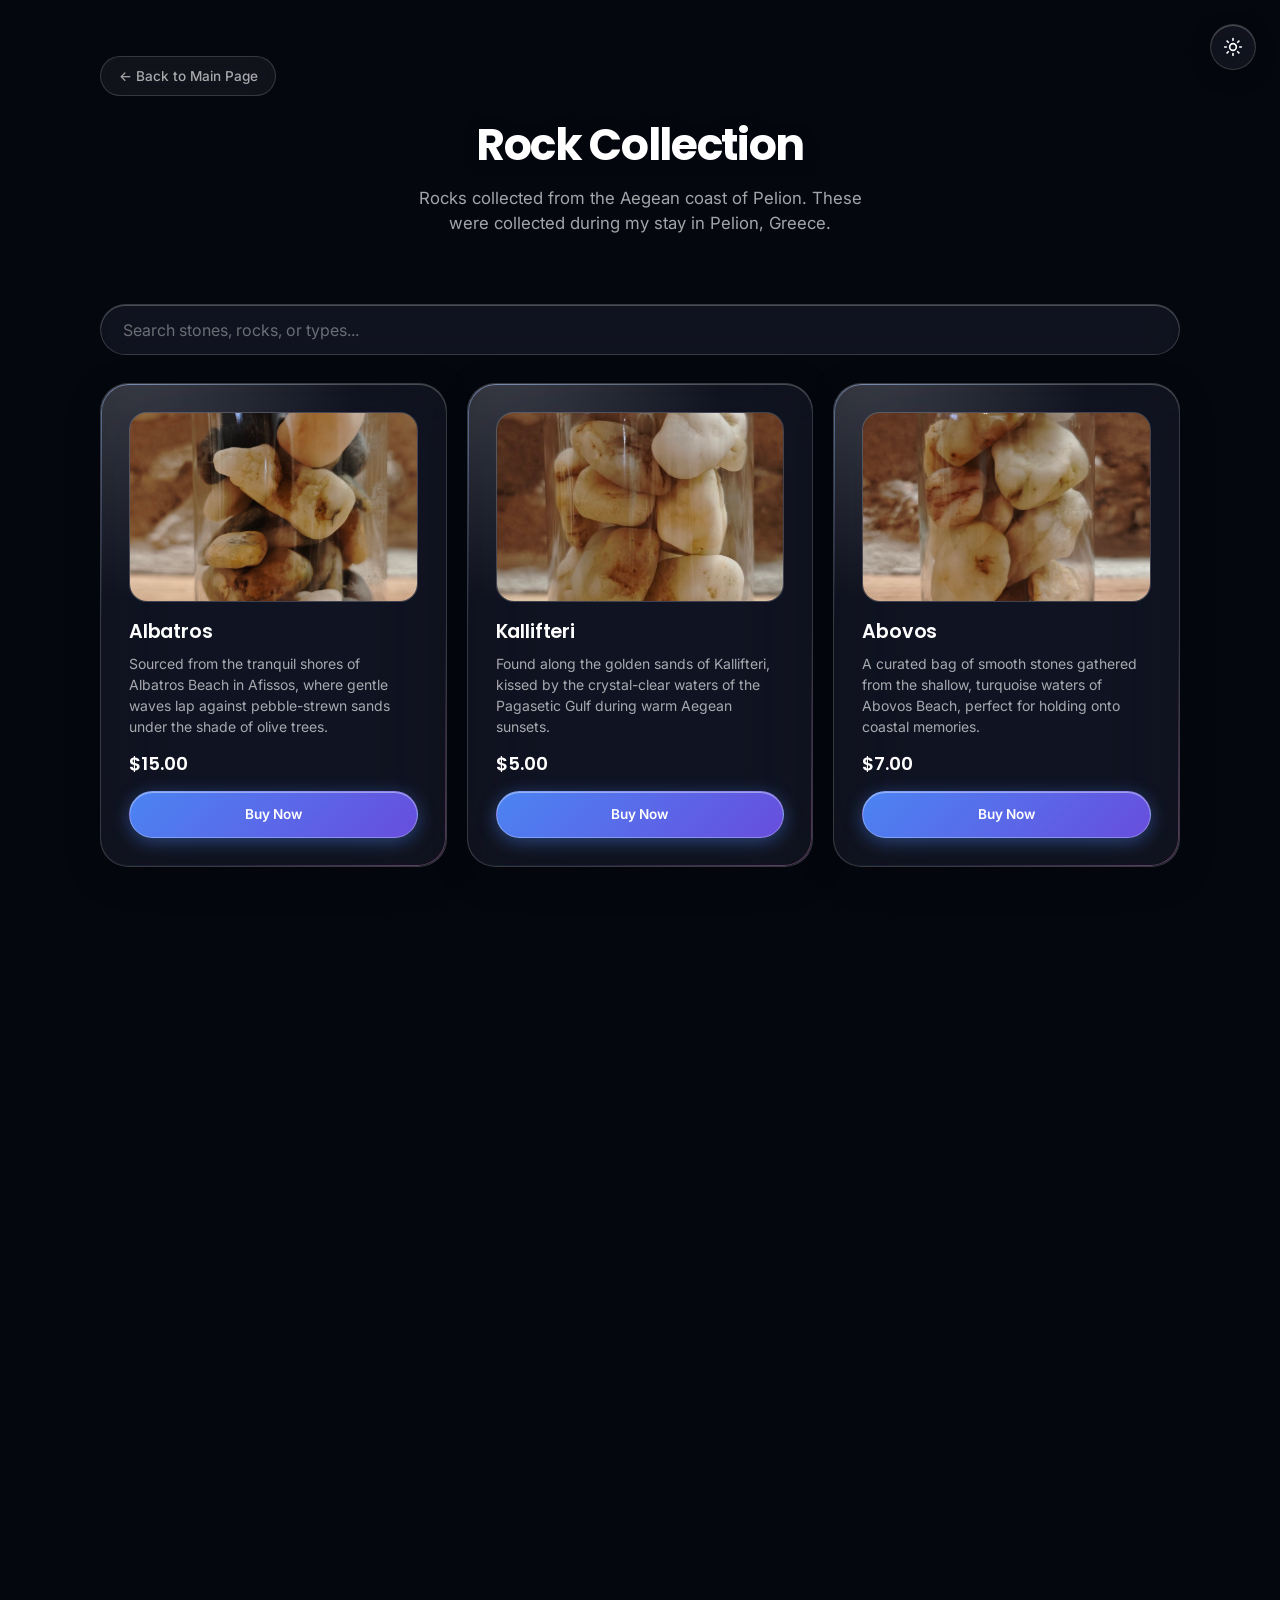
<file: store/index.html>
<!DOCTYPE html>
<html lang="en">
<head>
    <meta charset="UTF-8">
    <meta name="viewport" content="width=device-width, initial-scale=1.0">
    <title>Rock Collection Store</title>

    <link rel="preconnect" href="https://fonts.googleapis.com">
    <link rel="preconnect" href="https://fonts.gstatic.com" crossorigin>
    <link href="https://fonts.googleapis.com/css2?family=Poppins:wght@500;600;700&family=Inter:wght@400;500;700&display=swap" rel="stylesheet">

    <style>
        :root {
            --bg-base: #05070f;

            --hue-a: #3d6bff;
            --hue-b: #8a3dff;
            --hue-c: #2fd4c8;
            --hue-d: #ff5f9e;

            --accent: #4f8bff;
            --accent-hover: #6ba0ff;
            --accent-glow: rgba(79, 139, 255, 0.4);

            --glass-fill: rgba(255, 255, 255, 0.05);
            --glass-fill-hover: rgba(255, 255, 255, 0.095);
            --glass-border: rgba(255, 255, 255, 0.16);
            --glass-border-hover: rgba(255, 255, 255, 0.32);
            --glass-highlight: rgba(255, 255, 255, 0.24);
            --glass-highlight-strong: rgba(255, 255, 255, 0.32);

            --text-primary: #ffffff;
            --text-secondary: rgba(255, 255, 255, 0.64);
            --text-muted: rgba(255, 255, 255, 0.38);

            --aurora-opacity: 0.55;
            --grain-blend: overlay;
            --grain-opacity: 0.035;

            color-scheme: dark;

            transition: color 0.35s ease;
        }

        html[data-theme="light"] {
            --bg-base: #eef1f8;

            --hue-a: #a9c2ff;
            --hue-b: #d7b8ff;
            --hue-c: #a6ede6;
            --hue-d: #ffc2dc;

            --accent: #2f6bff;
            --accent-hover: #1f57e6;
            --accent-glow: rgba(47, 107, 255, 0.28);

            --glass-fill: rgba(255, 255, 255, 0.5);
            --glass-fill-hover: rgba(255, 255, 255, 0.72);
            --glass-border: rgba(20, 30, 60, 0.1);
            --glass-border-hover: rgba(20, 30, 60, 0.2);
            --glass-highlight: rgba(255, 255, 255, 0.75);
            --glass-highlight-strong: rgba(255, 255, 255, 0.9);

            --text-primary: #10142b;
            --text-secondary: rgba(16, 20, 43, 0.66);
            --text-muted: rgba(16, 20, 43, 0.42);

            --aurora-opacity: 0.7;
            --grain-blend: multiply;
            --grain-opacity: 0.02;

            color-scheme: light;
        }

        * { margin: 0; padding: 0; box-sizing: border-box; }

        html { background: var(--bg-base); transition: background 0.35s ease; }

        body {
            font-family: 'Inter', -apple-system, BlinkMacSystemFont, sans-serif;
            background: var(--bg-base);
            color: var(--text-primary);
            line-height: 1.5;
            padding: 3.5rem 1.5rem;
            min-height: 100vh;
            display: flex;
            flex-direction: column;
            align-items: center;
            -webkit-font-smoothing: antialiased;
            position: relative;
            overflow-x: hidden;
            transition: background 0.35s ease, color 0.35s ease;
        }

        /* ---- Theme toggle ---- */
        .theme-toggle {
            position: fixed;
            top: 1.5rem;
            right: 1.5rem;
            z-index: 20;
            width: 46px;
            height: 46px;
            border-radius: 50%;
            display: flex;
            align-items: center;
            justify-content: center;
            background: var(--glass-fill);
            border: 1px solid var(--glass-border);
            backdrop-filter: blur(24px) saturate(180%);
            -webkit-backdrop-filter: blur(24px) saturate(180%);
            box-shadow: 0 6px 20px rgba(0,0,0,0.25), inset 0 1px 0 var(--glass-highlight);
            cursor: pointer;
            color: var(--text-primary);
            transition: background 0.25s ease, border-color 0.25s ease, transform 0.2s ease;
        }
        .theme-toggle:hover { background: var(--glass-fill-hover); transform: translateY(-2px); }
        .theme-toggle:active { transform: scale(0.94); }
        .theme-toggle:focus-visible { outline: 2px solid var(--accent); outline-offset: 3px; }

        .theme-toggle svg { width: 20px; height: 20px; }
        .theme-toggle .icon-moon { display: none; }
        html[data-theme="light"] .theme-toggle .icon-sun { display: none; }
        html[data-theme="light"] .theme-toggle .icon-moon { display: block; }

        /* Drifting color fields — the light source the glass bends. */
        .aurora {
            position: fixed;
            inset: 0;
            z-index: -2;
            overflow: hidden;
            pointer-events: none;
        }
        .aurora span {
            position: absolute;
            border-radius: 50%;
            filter: blur(100px);
            opacity: var(--aurora-opacity);
            will-change: transform;
            transition: opacity 0.35s ease;
        }
        .aurora span:nth-child(1) {
            width: 48vw; height: 48vw;
            top: -16vw; left: -12vw;
            background: var(--hue-a);
            animation: drift1 26s ease-in-out infinite alternate;
        }
        .aurora span:nth-child(2) {
            width: 40vw; height: 40vw;
            top: 4vw; right: -14vw;
            background: var(--hue-c);
            animation: drift2 32s ease-in-out infinite alternate;
        }
        .aurora span:nth-child(3) {
            width: 52vw; height: 52vw;
            bottom: -22vw; left: 14vw;
            background: var(--hue-b);
            animation: drift3 38s ease-in-out infinite alternate;
        }
        .aurora span:nth-child(4) {
            width: 30vw; height: 30vw;
            bottom: 10vw; right: 4vw;
            background: var(--hue-d);
            animation: drift1 22s ease-in-out infinite alternate-reverse;
        }

        @keyframes drift1 {
            from { transform: translate(0, 0) scale(1); }
            to { transform: translate(4vw, 5vw) scale(1.12); }
        }
        @keyframes drift2 {
            from { transform: translate(0, 0) scale(1); }
            to { transform: translate(-5vw, 4vw) scale(1.08); }
        }
        @keyframes drift3 {
            from { transform: translate(0, 0) scale(1); }
            to { transform: translate(3vw, -4vw) scale(1.1); }
        }

        .grain {
            position: fixed;
            inset: 0;
            z-index: -1;
            opacity: var(--grain-opacity);
            pointer-events: none;
            background-image: url("data:image/svg+xml,%3Csvg xmlns='http://www.w3.org/2000/svg' width='120' height='120'%3E%3Cfilter id='n'%3E%3CfeTurbulence type='fractalNoise' baseFrequency='0.9' numOctaves='2' stitchTiles='stitch'/%3E%3C/filter%3E%3Crect width='100%25' height='100%25' filter='url(%23n)'/%3E%3C/svg%3E");
            mix-blend-mode: var(--grain-blend);
            transition: opacity 0.35s ease;
        }

        .container { max-width: 1080px; width: 100%; }

        /* ---- Header ---- */
        header {
            text-align: center;
            padding: 1rem 1rem 2.5rem 1rem;
            animation: rise 0.8s cubic-bezier(0.16, 1, 0.3, 1) forwards;
        }

        h1 {
            font-family: 'Poppins', sans-serif;
            font-size: 2.75rem;
            font-weight: 700;
            letter-spacing: -0.03em;
            margin-bottom: 0.5rem;
            filter: drop-shadow(0 2px 8px rgba(0, 0, 0, 0.15));
        }

        .subtitle {
            font-size: 1.05rem;
            color: var(--text-secondary);
            max-width: 480px;
            margin: 0 auto;
        }

        @keyframes rise {
            from { opacity: 0; transform: translateY(16px); }
            to { opacity: 1; transform: translateY(0); }
        }

        /* ---- Nav / back link — glass pill, same language as footer links ---- */
        .back-link {
            display: inline-flex;
            align-items: center;
            gap: 0.5rem;
            color: var(--text-secondary);
            text-decoration: none;
            font-size: 0.85rem;
            font-weight: 500;
            padding: 0.55rem 1.1rem;
            border-radius: 9999px;
            background: var(--glass-fill);
            border: 1px solid var(--glass-border);
            backdrop-filter: blur(20px);
            -webkit-backdrop-filter: blur(20px);
            transition: color 0.2s ease, background 0.2s ease, border-color 0.2s ease;
        }
        .back-link:hover {
            color: var(--text-primary);
            background: var(--glass-fill-hover);
            border-color: var(--glass-border-hover);
        }
        .back-link:focus-visible { outline: 2px solid var(--accent); outline-offset: 3px; }

        /* ---- Search — same glass-pill language as the skill/footer pills ---- */
        .search-container { margin: 1.75rem 0; }

        #searchInput {
            width: 100%;
            padding: 0.9rem 1.4rem;
            border-radius: 9999px;
            border: 1px solid var(--glass-border);
            background: var(--glass-fill);
            backdrop-filter: blur(20px) saturate(180%);
            -webkit-backdrop-filter: blur(20px) saturate(180%);
            color: var(--text-primary);
            font-family: inherit;
            font-size: 1rem;
            box-shadow: inset 0 1px 0 var(--glass-highlight);
            transition: background 0.2s ease, border-color 0.2s ease, box-shadow 0.2s ease;
        }
        #searchInput::placeholder { color: var(--text-muted); }
        #searchInput:focus {
            outline: none;
            border-color: var(--glass-border-hover);
            box-shadow: inset 0 1px 0 var(--glass-highlight), 0 0 0 3px var(--accent-glow);
        }

        /* ---- Product grid ---- */
        .grid {
            display: grid;
            grid-template-columns: repeat(auto-fill, minmax(260px, 1fr));
            gap: 1.25rem;
            width: 100%;
        }

        /* ---- Liquid Glass card ---- */
        .card {
            position: relative;
            background: var(--glass-fill);
            border: 1px solid var(--glass-border);
            border-radius: 28px;
            padding: 1.75rem;
            backdrop-filter: blur(40px) saturate(200%);
            -webkit-backdrop-filter: blur(40px) saturate(200%);
            display: flex;
            flex-direction: column;
            width: 100%;
            isolation: isolate;
            overflow: hidden;
            box-shadow:
                0 10px 36px rgba(0, 0, 0, 0.22),
                inset 0 1px 0 var(--glass-highlight),
                inset 0 -1px 0 rgba(120, 160, 255, 0.06);

            opacity: 0;
            transform: translateY(20px);
            transition: opacity 0.5s cubic-bezier(0.16, 1, 0.3, 1),
                        transform 0.5s cubic-bezier(0.16, 1, 0.3, 1),
                        background-color 0.25s ease,
                        border-color 0.25s ease,
                        box-shadow 0.25s ease;
        }

        .card::before {
            content: "";
            position: absolute;
            inset: 0;
            border-radius: inherit;
            background: radial-gradient(120% 100% at 10% -10%, var(--glass-highlight-strong), transparent 55%);
            pointer-events: none;
            z-index: -1;
            opacity: 0.6;
        }

        .card::after {
            content: "";
            position: absolute;
            inset: 0;
            border-radius: inherit;
            padding: 1px;
            background: linear-gradient(135deg, rgba(140,180,255,0.5), rgba(255,255,255,0) 30%, rgba(255,255,255,0) 70%, rgba(255,140,220,0.35));
            -webkit-mask: linear-gradient(#fff 0 0) content-box, linear-gradient(#fff 0 0);
            -webkit-mask-composite: xor;
            mask-composite: exclude;
            pointer-events: none;
        }

        .card.visible { opacity: 1; transform: translateY(0); }

        .card.visible:hover {
            background: var(--glass-fill-hover);
            border-color: var(--glass-border-hover);
            transform: translateY(-4px);
            box-shadow:
                0 16px 44px rgba(0, 0, 0, 0.28),
                0 0 0 1px rgba(255, 255, 255, 0.07),
                inset 0 1px 0 var(--glass-highlight-strong);
        }

        .card:focus-within {
            border-color: var(--glass-border-hover);
            box-shadow: 0 0 0 3px var(--accent-glow);
        }

        .card-img {
            width: 100%;
            height: 190px;
            border-radius: 18px;
            margin-bottom: 1.1rem;
            overflow: hidden;
            background: var(--glass-fill);
            border: 1px solid var(--glass-border);
            box-shadow: inset 0 1px 0 var(--glass-highlight);
        }

        .card-img img {
            width: 100%;
            height: 100%;
            object-fit: cover;
            object-position: center;
            transition: transform 0.4s ease;
        }

        .card.visible:hover .card-img img { transform: scale(1.05); }

        .card-content { display: flex; flex-direction: column; align-items: flex-start; flex-grow: 1; }

        .card h3 {
            font-family: 'Poppins', sans-serif;
            font-size: 1.2rem;
            font-weight: 600;
            margin-bottom: 0.5rem;
            letter-spacing: -0.01em;
            line-height: 1.3;
        }

        .card p {
            color: var(--text-secondary);
            font-size: 0.875rem;
            line-height: 1.5;
            margin-bottom: 0.85rem;
            flex-grow: 1;
        }

        .price {
            font-family: 'Poppins', sans-serif;
            font-size: 1.15rem;
            font-weight: 600;
            color: var(--text-primary);
            margin-bottom: 0.85rem;
        }

        /* ---- Liquid Glass button (primary CTA) ---- */
        .btn {
            position: relative;
            display: inline-flex;
            align-items: center;
            justify-content: center;
            width: 100%;
            padding: 0.75rem 1rem;
            border-radius: 9999px;
            background: linear-gradient(135deg, rgba(79,139,255,0.95), rgba(120,90,255,0.85));
            color: #ffffff;
            text-decoration: none;
            font-weight: 600;
            font-size: 0.85rem;
            white-space: nowrap;
            overflow: hidden;
            transition: all 0.2s cubic-bezier(0.16, 1, 0.3, 1);
            border: 1px solid rgba(255, 255, 255, 0.28);
            box-shadow: 0 4px 18px var(--accent-glow), inset 0 1px 0 rgba(255,255,255,0.4);
        }

        .btn::after {
            content: "";
            position: absolute;
            top: 0; left: -60%;
            width: 40%; height: 100%;
            background: linear-gradient(120deg, transparent, rgba(255,255,255,0.4), transparent);
            transform: skewX(-20deg);
            transition: left 0.6s ease;
        }

        .btn:hover { box-shadow: 0 6px 22px rgba(79, 139, 255, 0.55), inset 0 1px 0 rgba(255,255,255,0.45); filter: brightness(1.08); }
        .btn:hover::after { left: 130%; }
        .btn:active { transform: scale(0.97); }
        .btn:focus-visible { outline: 2px solid #fff; outline-offset: 2px; }

        @media (max-width: 640px) {
            body { padding: 2rem 1rem; }
            h1 { font-size: 2.2rem; }
            .grid { grid-template-columns: 1fr; }
            .theme-toggle { top: 1rem; right: 1rem; width: 42px; height: 42px; }
        }

        @media (prefers-reduced-motion: reduce) {
            header, .card, .btn::after, .aurora span {
                animation: none !important;
                transition: none !important;
                opacity: 1 !important;
                transform: none !important;
            }
        }
    </style>
</head>
<body>

    <button class="theme-toggle" id="theme-toggle" type="button" aria-label="Switch to light background">
        <svg class="icon-sun" viewBox="0 0 24 24" fill="none" stroke="currentColor" stroke-width="2" stroke-linecap="round"><circle cx="12" cy="12" r="4"/><path d="M12 2v2M12 20v2M4.93 4.93l1.41 1.41M17.66 17.66l1.41 1.41M2 12h2M20 12h2M4.93 19.07l1.41-1.41M17.66 6.34l1.41-1.41"/></svg>
        <svg class="icon-moon" viewBox="0 0 24 24" fill="none" stroke="currentColor" stroke-width="2" stroke-linecap="round" stroke-linejoin="round"><path d="M21 12.79A9 9 0 1 1 11.21 3 7 7 0 0 0 21 12.79z"/></svg>
    </button>

    <div class="aurora" aria-hidden="true"><span></span><span></span><span></span><span></span></div>
    <div class="grain" aria-hidden="true"></div>

    <div class="container">
        <a href="../" class="back-link">&larr; Back to Main Page</a>

        <header>
            <h1>Rock Collection</h1>
            <p class="subtitle">Rocks collected from the Aegean coast of Pelion. These were collected during my stay in Pelion, Greece.</p>
        </header>

        <div class="search-container">
            <input type="text" id="searchInput" onkeyup="filterProducts()" placeholder="Search stones, rocks, or types...">
        </div>

        <div class="grid" id="productGrid">

            <div class="card">
                <div class="card-img"><img src="images/IMG_4603.jpeg" alt="Albatros Beach Rock" loading="lazy"></div>
                <div class="card-content">
                    <h3>Albatros</h3>
                    <p>Sourced from the tranquil shores of Albatros Beach in Afissos, where gentle waves lap against pebble-strewn sands under the shade of olive trees.</p>
                </div>
                <div class="price">$15.00</div>
                <a href="#" class="btn">Buy Now</a>
            </div>

            <div class="card">
                <div class="card-img"><img src="images/IMG_4609.jpeg" alt="Kallifteri Beach Rock" loading="lazy"></div>
                <div class="card-content">
                    <h3>Kallifteri</h3>
                    <p>Found along the golden sands of Kallifteri, kissed by the crystal-clear waters of the Pagasetic Gulf during warm Aegean sunsets.</p>
                </div>
                <div class="price">$5.00</div>
                <a href="#" class="btn">Buy Now</a>
            </div>

            <div class="card">
                <div class="card-img"><img src="images/IMG_4601.jpeg" alt="Abovos Beach Rock" loading="lazy"></div>
                <div class="card-content">
                    <h3>Abovos</h3>
                    <p>A curated bag of smooth stones gathered from the shallow, turquoise waters of Abovos Beach, perfect for holding onto coastal memories.</p>
                </div>
                <div class="price">$7.00</div>
                <a href="#" class="btn">Buy Now</a>
            </div>

            <div class="card">
                <div class="card-img"><img src="images/IMG_4612.jpeg" alt="Kala Nera Beach Rock" loading="lazy"></div>
                <div class="card-content">
                    <h3>Kala Nera</h3>
                    <p>Discovered along the lively coastline of Kala Nera, reflecting the lush green foliage of Mount Pelion cascading right down to the sea.</p>
                </div>
                <div class="price">$8.00</div>
                <a href="#" class="btn">Buy Now</a>
            </div>

            <div class="card">
                <div class="card-img"><img src="images/IMG_4604.jpeg" alt="Boufa Beach Rock" loading="lazy"></div>
                <div class="card-content">
                    <h3>Boufa</h3>
                    <p>Collected from the wide, sun-drenched shores of Boufa Beach, featuring sparkling textures shaped by endless coastal tides.</p>
                </div>
                <div class="price">$12.00</div>
                <a href="#" class="btn">Buy Now</a>
            </div>

            <div class="card">
                <div class="card-img"><img src="images/IMG_4608.jpeg" alt="Lefokastro Beach Rock" loading="lazy"></div>
                <div class="card-content">
                    <h3>Lefokastro</h3>
                    <p>Picked from the quiet, picturesque fishing hamlet of Lefokastro, where timeless stone pathways meet peaceful, glassy waters.</p>
                </div>
                <div class="price">$5.50</div>
                <a href="#" class="btn">Buy Now</a>
            </div>

            <div class="card">
                <div class="card-img"><img src="images/IMG_4610.jpeg" alt="Kato Gatzea Beach Rock" loading="lazy"></div>
                <div class="card-content">
                    <h3>Kato Gatzea</h3>
                    <p>Washed ashore near the charming coastal village of Kato Gatzea, carrying the rustic warmth of the Pagasetic coastline.</p>
                </div>
                <div class="price">$6.00</div>
                <a href="#" class="btn">Buy Now</a>
            </div>

            <div class="card">
                <div class="card-img"><img src="images/IMG_4602.jpeg" alt="Mylopotamos Beach Rock" loading="lazy"></div>
                <div class="card-content">
                    <h3>Mylopotamos</h3>
                    <p>Found where the dramatic cliffs of Mylopotamos meet the roaring, deep blue waves of the open Aegean Sea.</p>
                </div>
                <div class="price">$9.50</div>
                <a href="#" class="btn">Buy Now</a>
            </div>

            <div class="card">
                <div class="card-img"><img src="images/IMG_4605.jpeg" alt="Fakistra Beach Rock" loading="lazy"></div>
                <div class="card-content">
                    <h3>Fakistra</h3>
                    <p>Retrieved from the hidden, emerald paradise of Fakistra Beach, cradled by wild cliffs and ancient secret grottoes.</p>
                </div>
                <div class="price">$9.50</div>
                <a href="#" class="btn">Buy Now</a>
            </div>

            <div class="card">
                <div class="card-img"><img src="images/IMG_4613.jpeg" alt="Papa Nero Beach Rock" loading="lazy"></div>
                <div class="card-content">
                    <h3>Papa Nero</h3>
                    <p>Gathered from the vibrant, sweeping shores of Papa Nero Beach, where lush green mountain slopes meet rolling white-capped surf.</p>
                </div>
                <div class="price">$7.00</div>
                <a href="#" class="btn">Buy Now</a>
            </div>

            <div class="card">
                <div class="card-img"><img src="images/IMG_4606.jpeg" alt="Damouchari Beach Rock" loading="lazy"></div>
                <div class="card-content">
                    <h3>Damouchari</h3>
                    <p>Sourced from the historic, pebble-paved cove of Damouchari, famous for its crystal-clear turquoise waters and timeless cinematic beauty.</p>
                </div>
                <div class="price">$11.00</div>
                <a href="#" class="btn">Buy Now</a>
            </div>

        </div>
    </div>

    <script>
        function filterProducts() {
            let input = document.getElementById('searchInput').value.toLowerCase();
            let grid = document.getElementById('productGrid');
            let cards = grid.getElementsByClassName('card');

            for (let i = 0; i < cards.length; i++) {
                let cardText = cards[i].innerText.toLowerCase();
                if (cardText.includes(input)) {
                    cards[i].style.display = "";
                } else {
                    cards[i].style.display = "none";
                }
            }
        }

        (function () {
            const root = document.documentElement;
            const toggle = document.getElementById('theme-toggle');

            let memoryTheme = null;
            function getStoredTheme() {
                try {
                    return localStorage.getItem('theme');
                } catch (e) {
                    return memoryTheme;
                }
            }
            function setStoredTheme(value) {
                try {
                    localStorage.setItem('theme', value);
                } catch (e) {
                    memoryTheme = value;
                }
            }

            const stored = getStoredTheme();
            const initial = stored === 'light' ? 'light' : 'dark';
            root.setAttribute('data-theme', initial);
            toggle.setAttribute('aria-label', initial === 'dark' ? 'Switch to light background' : 'Switch to dark background');

            toggle.addEventListener('click', () => {
                const next = root.getAttribute('data-theme') === 'dark' ? 'light' : 'dark';
                root.setAttribute('data-theme', next);
                setStoredTheme(next);
                toggle.setAttribute('aria-label', next === 'dark' ? 'Switch to light background' : 'Switch to dark background');
            });
        })();

        document.addEventListener("DOMContentLoaded", () => {
            const cards = document.querySelectorAll(".card");
            const observerOptions = { threshold: 0.15, rootMargin: "0px 0px -40px 0px" };

            const observer = new IntersectionObserver((entries) => {
                entries.forEach((entry, index) => {
                    if (entry.isIntersecting) {
                        setTimeout(() => entry.target.classList.add("visible"), index * 80);
                        observer.unobserve(entry.target);
                    }
                });
            }, observerOptions);

            cards.forEach(card => observer.observe(card));
        });
    </script>

</body>
</html>
</file>
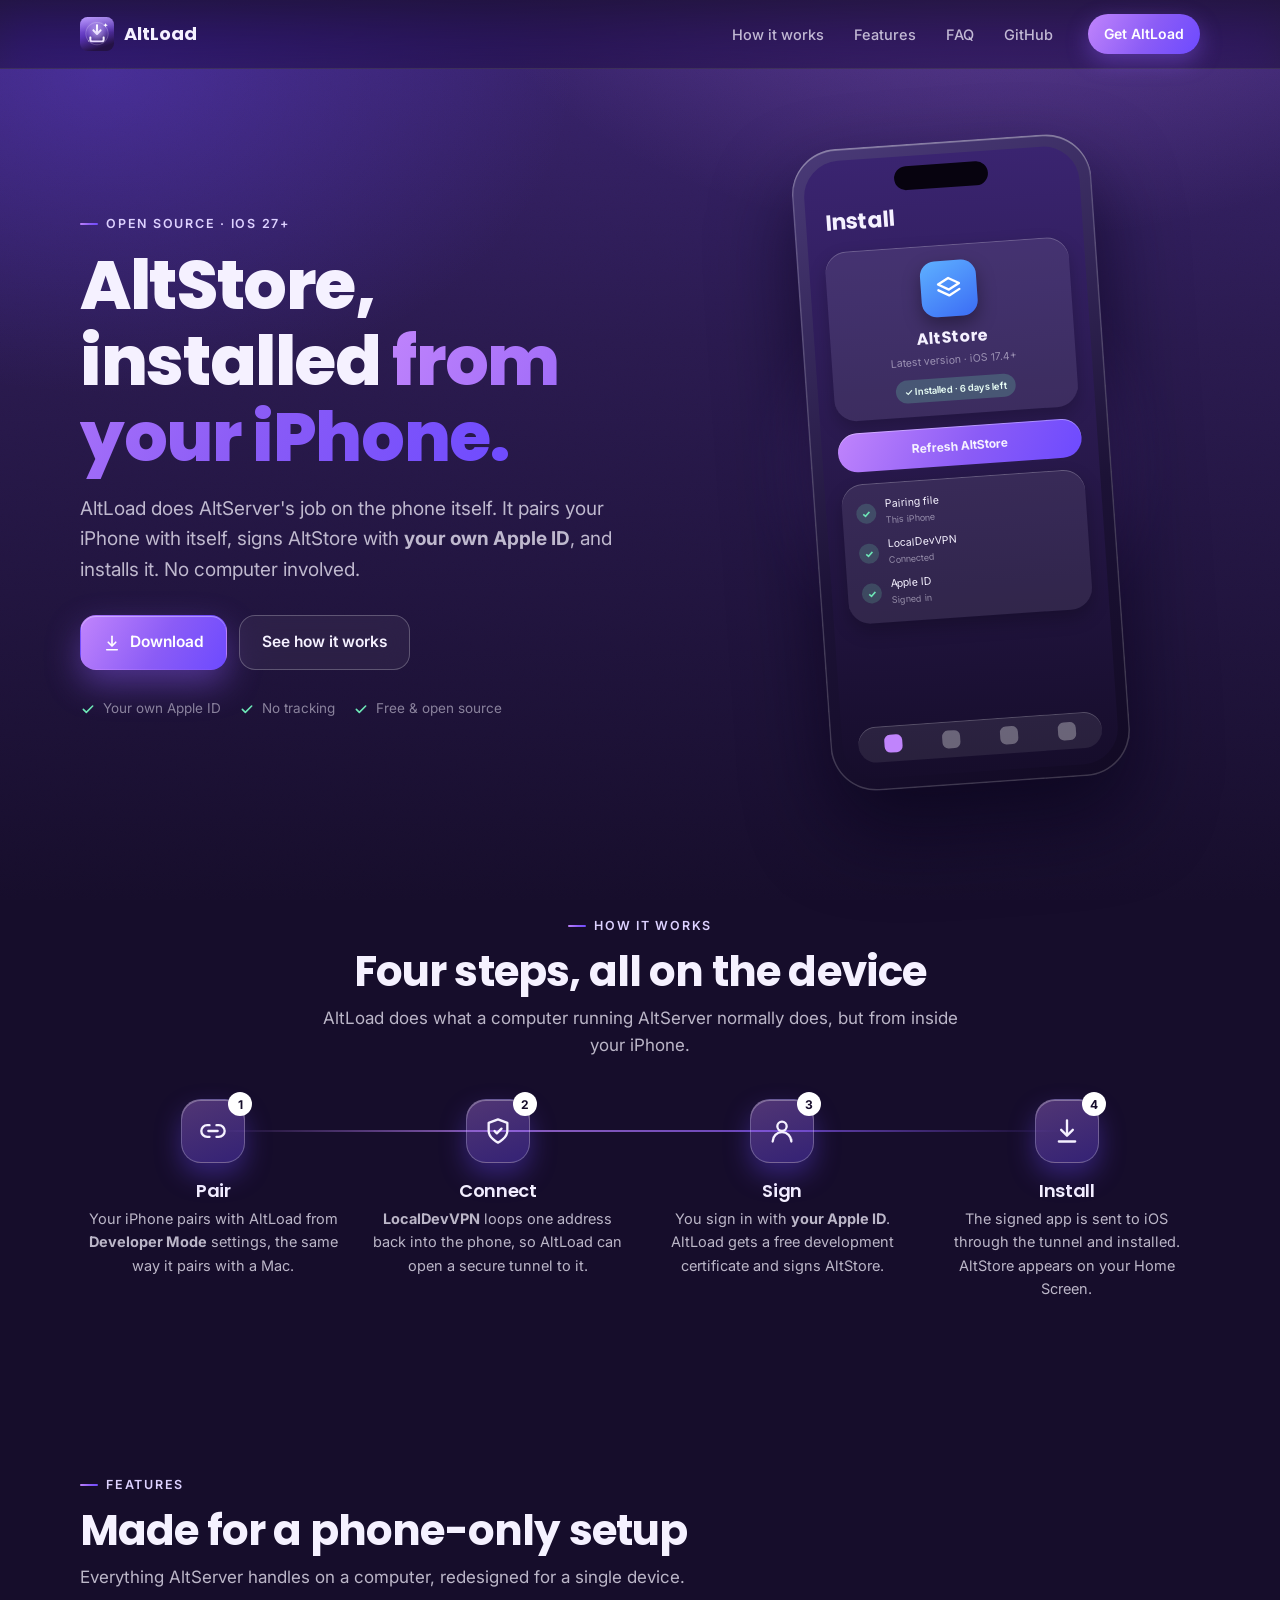
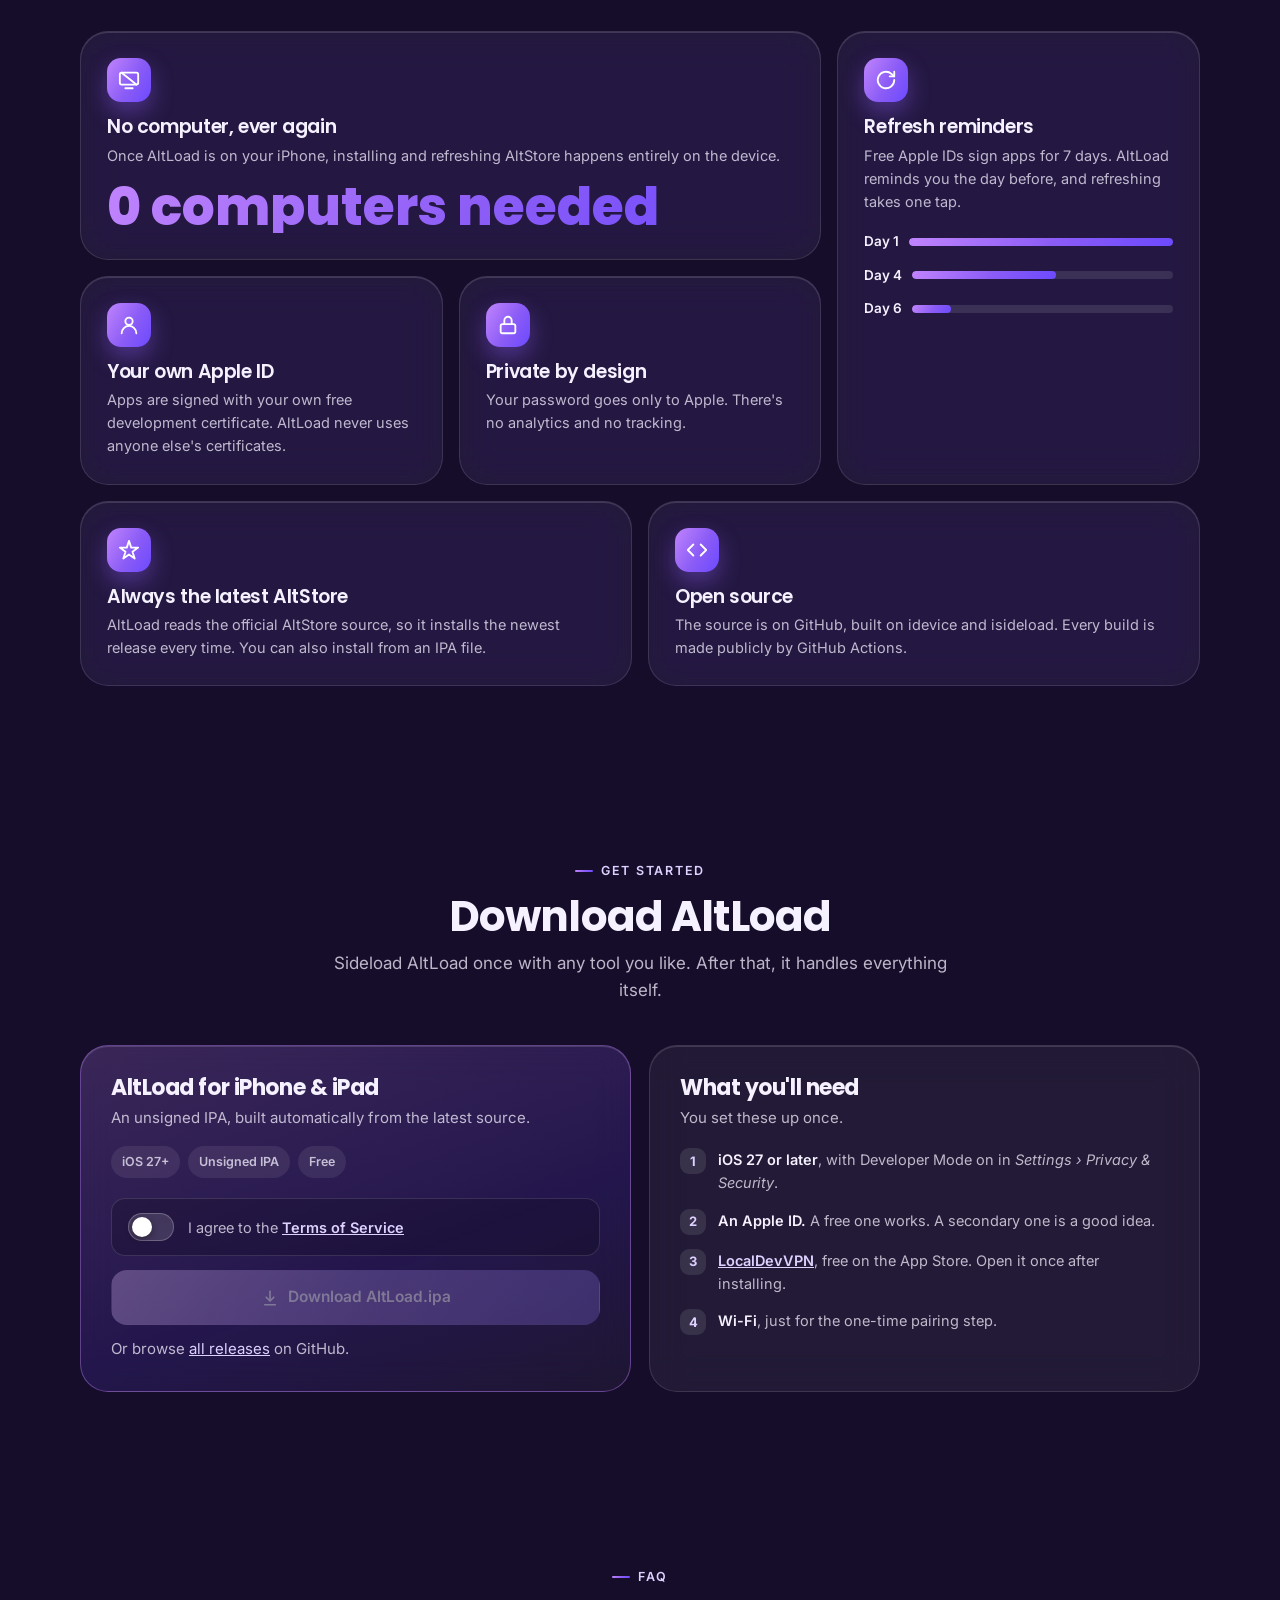
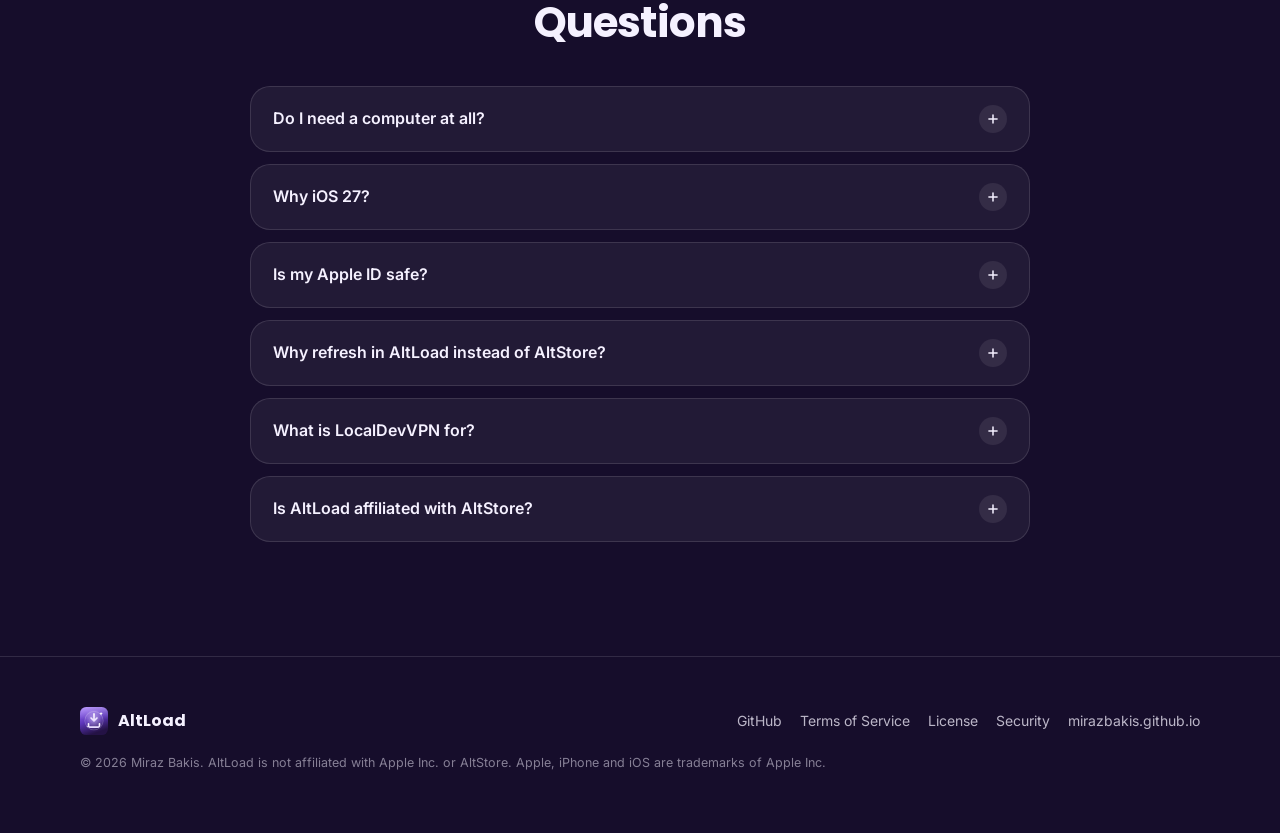
<file: altload-page.html>
<!DOCTYPE html>
<html lang="en">
<head>
<meta charset="UTF-8">
<meta name="viewport" content="width=device-width, initial-scale=1, viewport-fit=cover">
<title>AltLoad — AltStore, installed from your iPhone</title>
<meta name="description" content="AltLoad pairs your iPhone with itself and installs AltStore using your own Apple ID. No computer, no AltServer.">
<meta property="og:title" content="AltLoad">
<meta property="og:description" content="AltStore, installed from your iPhone. No computer needed.">
<meta property="og:type" content="website">
<meta name="theme-color" content="#1b1033">
<link rel="icon" type="image/svg+xml" href="data:image/svg+xml,%3Csvg xmlns='http://www.w3.org/2000/svg' viewBox='0 0 64 64'%3E%3Cdefs%3E%3ClinearGradient id='g' x1='0' y1='0' x2='.35' y2='1'%3E%3Cstop offset='0' stop-color='%23A274FF'/%3E%3Cstop offset='1' stop-color='%23241245'/%3E%3C/linearGradient%3E%3C/defs%3E%3Crect width='64' height='64' rx='15' fill='url(%23g)'/%3E%3Cpath d='M32 14v22M23 28l9 9 9-9M19 40v4a4 4 0 0 0 4 4h18a4 4 0 0 0 4-4v-4' fill='none' stroke='white' stroke-width='5' stroke-linecap='round' stroke-linejoin='round'/%3E%3C/svg%3E">
<link rel="preconnect" href="https://fonts.googleapis.com">
<link rel="preconnect" href="https://fonts.gstatic.com" crossorigin>
<link href="https://fonts.googleapis.com/css2?family=Poppins:wght@500;600;700;800&family=Inter:wght@400;500;600&display=swap" rel="stylesheet">
<style>
  :root{
    --ink:#f5f1ff;
    --ink-2:rgba(245,241,255,.74);
    --ink-3:rgba(245,241,255,.5);
    --line:rgba(255,255,255,.12);
    --line-2:rgba(255,255,255,.24);
    --glass:rgba(255,255,255,.055);
    --glass-2:rgba(255,255,255,.09);
    --violet:#8b5cf6;
    --orchid:#c084fc;
    --lilac:#ddd1ff;
    --mint:#6ee7b7;
    --deep:#160d2b;
    --plum:#2a1a4f;
    --dusk:#3a2470;
    --grad:linear-gradient(120deg,#c084fc 0%,#8b5cf6 55%,#6d4aff 100%);
    --r-lg:28px; --r-md:20px; --r-sm:14px;
    color-scheme:dark;
  }
  *{box-sizing:border-box;margin:0;padding:0}
  html{background:var(--deep);scroll-behavior:smooth;overflow-x:clip}
  body{
    font-family:'Inter',-apple-system,BlinkMacSystemFont,sans-serif;
    color:var(--ink); line-height:1.6; -webkit-font-smoothing:antialiased;
    background:
      radial-gradient(900px 520px at 78% -8%, rgba(192,132,252,.28), transparent 60%),
      radial-gradient(760px 520px at 8% 8%, rgba(109,74,255,.30), transparent 62%),
      linear-gradient(180deg,var(--dusk) 0%,var(--plum) 38%,var(--deep) 100%);
    background-attachment:fixed;
    min-height:100vh; overflow-x:clip;
  }
  /* soft noise so the gradients don't band */
  body::before{content:"";position:fixed;inset:0;pointer-events:none;z-index:0;opacity:.05;mix-blend-mode:overlay;
    background-image:url("data:image/svg+xml,%3Csvg xmlns='http://www.w3.org/2000/svg' width='140' height='140'%3E%3Cfilter id='n'%3E%3CfeTurbulence type='fractalNoise' baseFrequency='.85' numOctaves='3' stitchTiles='stitch'/%3E%3C/filter%3E%3Crect width='100%25' height='100%25' filter='url(%23n)'/%3E%3C/svg%3E")}
  a{color:inherit}
  .container{position:relative;z-index:1;width:min(1120px,100% - 40px);margin-inline:auto}
  h1,h2,h3{font-family:'Poppins',sans-serif;letter-spacing:-.02em;line-height:1.12}
  .eyebrow{display:inline-flex;align-items:center;gap:8px;font-size:12.5px;font-weight:600;letter-spacing:.14em;text-transform:uppercase;color:var(--lilac)}
  .eyebrow::before{content:"";width:18px;height:2px;border-radius:2px;background:var(--grad)}
  .grad-text{background:var(--grad);-webkit-background-clip:text;background-clip:text;color:transparent}

  /* ---------- nav ---------- */
  .nav{position:sticky;top:0;z-index:30;padding:14px 0;
    background:linear-gradient(180deg,rgba(27,16,51,.82),rgba(27,16,51,.55));
    -webkit-backdrop-filter:blur(18px) saturate(160%);backdrop-filter:blur(18px) saturate(160%);
    border-bottom:1px solid var(--line)}
  .nav .container{display:flex;align-items:center;gap:22px}
  .brand{display:flex;align-items:center;gap:10px;text-decoration:none;font-family:'Poppins',sans-serif;font-weight:700;font-size:18px}
  .brand .mark{width:34px;height:34px}
  .nav-links{display:flex;gap:4px;margin-left:auto}
  .nav-links a{padding:8px 13px;border-radius:999px;text-decoration:none;font-size:14.5px;font-weight:500;color:var(--ink-2);transition:background .2s,color .2s}
  .nav-links a:hover{background:var(--glass-2);color:var(--ink)}
  .nav-cta{padding:9px 16px;border-radius:999px;text-decoration:none;font-size:14px;font-weight:600;background:var(--grad);color:#fff;box-shadow:0 8px 22px rgba(139,92,246,.4);white-space:nowrap}
  @media (max-width:760px){.nav-links{display:none}.nav-cta{margin-left:auto}}

  /* ---------- hero ---------- */
  .hero{padding:72px 0 40px}
  .hero .container{display:grid;grid-template-columns:1.1fr .9fr;gap:56px;align-items:center}
  .hero h1{font-size:clamp(38px,6.2vw,68px);font-weight:800;margin:14px 0 18px}
  .lede{font-size:clamp(16.5px,2vw,19px);color:var(--ink-2);max-width:540px}
  .hero-actions{display:flex;flex-wrap:wrap;gap:12px;margin-top:30px}
  .btn{display:inline-flex;align-items:center;gap:9px;padding:14px 22px;border-radius:16px;font-weight:600;font-size:15.5px;text-decoration:none;border:1px solid transparent;cursor:pointer;font-family:inherit;transition:transform .18s ease,box-shadow .18s ease,background .18s,border-color .18s}
  .btn svg{width:18px;height:18px;flex:none}
  .btn-primary{background:var(--grad);color:#fff;box-shadow:0 14px 34px rgba(139,92,246,.45),inset 0 1px 0 rgba(255,255,255,.35)}
  .btn-primary:hover{transform:translateY(-2px);box-shadow:0 18px 40px rgba(139,92,246,.55),inset 0 1px 0 rgba(255,255,255,.35)}
  .btn-glass{background:var(--glass);border-color:var(--line-2);color:var(--ink);-webkit-backdrop-filter:blur(14px);backdrop-filter:blur(14px)}
  .btn-glass:hover{background:var(--glass-2);transform:translateY(-2px)}
  .trust{display:flex;flex-wrap:wrap;gap:18px;margin-top:28px;color:var(--ink-3);font-size:13.5px}
  .trust span{display:inline-flex;align-items:center;gap:7px}
  .trust svg{width:16px;height:16px;color:var(--mint)}

  /* phone mockup of the app's Install screen */
  .phone-wrap{position:relative;display:grid;place-items:center}
  .phone-wrap::before{content:"";position:absolute;width:78%;aspect-ratio:1;border-radius:50%;
    background:radial-gradient(circle,rgba(192,132,252,.55),rgba(139,92,246,.15) 55%,transparent 70%);filter:blur(30px)}
  .phone{position:relative;text-align:left;width:min(300px,78vw);aspect-ratio:9/19.3;border-radius:46px;padding:12px;
    background:linear-gradient(160deg,#4a3a78,#1c1236 60%,#120a24);
    box-shadow:0 40px 80px rgba(8,3,24,.65),inset 0 0 0 1.5px rgba(255,255,255,.18),inset 0 2px 0 rgba(255,255,255,.22);
    transform:rotate(-4deg);animation:float 7s ease-in-out infinite}
  @keyframes float{50%{transform:rotate(-4deg) translateY(-12px)}}
  .screen{position:relative;height:100%;border-radius:36px;overflow:hidden;
    background:linear-gradient(180deg,#3a2470 0%,#2a1a4f 45%,#160d2b 100%);padding:44px 16px 16px;
    display:flex;flex-direction:column;gap:12px}
  .screen::before{content:"";position:absolute;top:10px;left:50%;transform:translateX(-50%);width:34%;height:24px;border-radius:14px;background:#07030f}
  .scr-title{font-family:'Poppins',sans-serif;font-weight:700;font-size:22px;padding:0 4px}
  .scr-card{border-radius:22px;padding:14px;background:rgba(255,255,255,.08);box-shadow:inset 0 1px 0 rgba(255,255,255,.22),0 8px 18px rgba(0,0,0,.22)}
  .scr-hero{text-align:center}
  .app-ph{width:56px;height:56px;margin:2px auto 8px;border-radius:15px;display:grid;place-items:center;
    background:linear-gradient(150deg,#5eb0ff,#3b6cf5);box-shadow:0 8px 18px rgba(0,0,0,.35)}
  .app-ph svg{width:28px;height:28px}
  .scr-hero b{display:block;font-family:'Poppins',sans-serif;font-size:16px}
  .scr-hero small{display:block;color:var(--ink-3);font-size:10.5px;margin-top:2px}
  .scr-chip{display:inline-block;margin-top:8px;font-size:9.5px;font-weight:600;padding:4px 9px;border-radius:999px;background:rgba(110,231,183,.22);color:#e9fff6}
  .scr-btn{border-radius:999px;padding:10px;text-align:center;font-size:12px;font-weight:700;background:var(--grad);box-shadow:inset 0 1px 0 rgba(255,255,255,.35)}
  .scr-row{display:flex;align-items:center;gap:9px;font-size:10.5px}
  .scr-row + .scr-row{margin-top:9px}
  .scr-dot{flex:none;width:20px;height:20px;border-radius:50%;display:grid;place-items:center;font-size:10px;font-weight:800;color:var(--mint);background:rgba(110,231,183,.18)}
  .scr-row em{display:block;font-style:normal;color:var(--ink-3);font-size:9px}
  .scr-tabs{margin-top:auto;display:flex;justify-content:space-around;padding:9px 6px;border-radius:999px;background:rgba(255,255,255,.08);box-shadow:inset 0 1px 0 rgba(255,255,255,.2)}
  .scr-tabs i{width:18px;height:18px;border-radius:6px;background:rgba(255,255,255,.3)}
  .scr-tabs i:first-child{background:var(--orchid)}

  @media (max-width:900px){
    .hero{padding-top:44px}
    .hero .container{grid-template-columns:1fr;text-align:center}
    .lede{margin-inline:auto}
    .hero-actions,.trust{justify-content:center}
    .phone-wrap{margin-top:18px}
  }

  /* ---------- sections ---------- */
  section.block{padding:84px 0}
  .block-head{max-width:640px;margin-bottom:40px}
  .block-head h2{font-size:clamp(28px,4.2vw,42px);font-weight:700;margin:12px 0 10px}
  .block-head p{color:var(--ink-2);font-size:17px}
  .center{text-align:center;margin-inline:auto}

  /* ---------- how it works: horizontal flow ---------- */
  .flow{position:relative;display:grid;grid-template-columns:repeat(4,1fr);gap:18px}
  .flow::before{content:"";position:absolute;top:31px;left:12%;right:12%;height:2px;
    background:linear-gradient(90deg,transparent,rgba(192,132,252,.7),rgba(139,92,246,.7),transparent)}
  .node{position:relative;text-align:center;padding:0 6px}
  .node-icon{position:relative;width:64px;height:64px;margin:0 auto 18px;border-radius:20px;display:grid;place-items:center;
    background:linear-gradient(160deg,rgba(192,132,252,.35),rgba(109,74,255,.35));
    border:1px solid var(--line-2);box-shadow:0 12px 26px rgba(109,74,255,.35),inset 0 1px 0 rgba(255,255,255,.3)}
  .node-icon svg{width:28px;height:28px}
  .node-icon span{position:absolute;top:-8px;right:-8px;width:24px;height:24px;border-radius:50%;display:grid;place-items:center;
    font-size:12px;font-weight:700;background:#fff;color:var(--deep)}
  .node h3{font-size:18px;font-weight:600;margin-bottom:6px}
  .node p{color:var(--ink-2);font-size:14.5px}
  @media (max-width:860px){
    .flow{grid-template-columns:1fr 1fr;row-gap:36px}
    .flow::before{display:none}
  }
  @media (max-width:480px){.flow{grid-template-columns:1fr}}

  /* ---------- features: bento ---------- */
  .bento{display:grid;grid-template-columns:repeat(6,1fr);gap:16px}
  .tile{position:relative;overflow:hidden;padding:26px;border-radius:var(--r-lg);background:var(--glass);border:1px solid var(--line);
    -webkit-backdrop-filter:blur(18px) saturate(150%);backdrop-filter:blur(18px) saturate(150%);
    box-shadow:inset 0 1px 0 rgba(255,255,255,.14);transition:transform .25s ease,border-color .25s,background .25s}
  .tile:hover{transform:translateY(-4px);border-color:var(--line-2);background:var(--glass-2)}
  .tile h3{font-size:19px;font-weight:600;margin:14px 0 6px}
  .tile p{color:var(--ink-2);font-size:14.5px}
  .tile .ic{width:44px;height:44px;border-radius:14px;display:grid;place-items:center;background:var(--grad);box-shadow:0 10px 22px rgba(139,92,246,.4)}
  .tile .ic svg{width:22px;height:22px;color:#fff}
  .t-wide{grid-column:span 4}
  .t-tall{grid-column:span 2;grid-row:span 2}
  .t-third{grid-column:span 2}
  .t-half{grid-column:span 3}
  .t-wide .big{font-family:'Poppins',sans-serif;font-size:clamp(34px,5vw,52px);font-weight:800;line-height:1;margin-top:14px}
  .t-tall .timeline{margin-top:18px;display:grid;gap:12px}
  .t-tall .tl{display:flex;gap:10px;align-items:center;font-size:13.5px;color:var(--ink-2)}
  .t-tall .tl b{color:var(--ink);font-weight:600}
  .t-tall .bar{flex:1;height:8px;border-radius:99px;background:rgba(255,255,255,.1);overflow:hidden}
  .t-tall .bar i{display:block;height:100%;border-radius:inherit;background:var(--grad)}
  @media (max-width:860px){
    .bento{grid-template-columns:1fr 1fr}
    .t-wide,.t-tall,.t-third,.t-half{grid-column:span 2;grid-row:auto}
  }

  /* ---------- download ---------- */
  .dl{display:grid;grid-template-columns:1fr 1fr;gap:18px;align-items:stretch}
  .panel{padding:30px;border-radius:var(--r-lg);background:var(--glass);border:1px solid var(--line);
    -webkit-backdrop-filter:blur(18px);backdrop-filter:blur(18px);box-shadow:inset 0 1px 0 rgba(255,255,255,.14)}
  .panel h3{font-size:22px;font-weight:700;margin-bottom:6px}
  .panel > p{color:var(--ink-2);font-size:15px}
  .panel.feature{background:linear-gradient(160deg,rgba(192,132,252,.22),rgba(109,74,255,.16) 60%,rgba(255,255,255,.04));border-color:rgba(192,132,252,.4)}
  .meta-row{display:flex;flex-wrap:wrap;gap:8px;margin:16px 0 20px}
  .meta-row span{font-size:12.5px;font-weight:600;padding:6px 11px;border-radius:999px;background:rgba(255,255,255,.08);color:var(--ink-2)}

  /* terms switch */
  .agree{display:flex;align-items:center;gap:14px;padding:14px 16px;border-radius:var(--r-sm);background:rgba(0,0,0,.18);border:1px solid var(--line);cursor:pointer;user-select:none;-webkit-user-select:none;margin-bottom:14px}
  .agree input{position:absolute;opacity:0;width:1px;height:1px}
  .switch{flex:none;position:relative;width:46px;height:28px;border-radius:99px;background:rgba(255,255,255,.14);border:1px solid var(--line-2);transition:background .2s}
  .switch::after{content:"";position:absolute;top:3px;left:3px;width:20px;height:20px;border-radius:50%;background:#fff;box-shadow:0 2px 6px rgba(0,0,0,.35);transition:transform .22s cubic-bezier(.3,1.4,.5,1)}
  .agree input:checked + .switch{background:var(--violet);border-color:transparent}
  .agree input:checked + .switch::after{transform:translateX(18px)}
  .agree input:focus-visible + .switch{outline:2px solid var(--orchid);outline-offset:3px}
  .agree-text{font-size:14.5px;color:var(--ink-2)}
  .agree-text a{color:var(--lilac);font-weight:600}
  .btn-block{width:100%;justify-content:center}
  .btn[aria-disabled="true"]{opacity:.42;filter:saturate(.5);pointer-events:none;box-shadow:none}
  .fine{margin-top:12px;font-size:12.5px;color:var(--ink-3)}

  .checklist{list-style:none;display:grid;gap:14px;margin-top:18px}
  .checklist li{display:flex;gap:12px;font-size:14.5px;color:var(--ink-2)}
  .checklist li b{color:var(--ink);font-weight:600}
  .checklist .n{flex:none;width:26px;height:26px;border-radius:9px;display:grid;place-items:center;font-size:13px;font-weight:700;background:rgba(255,255,255,.1);color:var(--lilac)}
  .checklist a{color:var(--lilac);font-weight:600}
  @media (max-width:860px){.dl{grid-template-columns:1fr}}

  /* ---------- faq ---------- */
  .faq{max-width:780px;margin-inline:auto;display:grid;gap:12px}
  .faq details{border-radius:var(--r-md);background:var(--glass);border:1px solid var(--line);overflow:hidden;transition:background .2s,border-color .2s}
  .faq details[open]{background:var(--glass-2);border-color:var(--line-2)}
  .faq summary{list-style:none;cursor:pointer;display:flex;align-items:center;justify-content:space-between;gap:16px;padding:18px 22px;font-weight:600;font-size:16px}
  .faq summary::-webkit-details-marker{display:none}
  .faq summary .pm{flex:none;width:28px;height:28px;border-radius:50%;display:grid;place-items:center;background:rgba(255,255,255,.08);transition:transform .25s,background .25s}
  .faq summary .pm svg{width:14px;height:14px}
  .faq details[open] summary .pm{transform:rotate(45deg);background:var(--violet)}
  .faq .ans{padding:0 22px 20px;color:var(--ink-2);font-size:15px}
  .faq .ans a{color:var(--lilac)}

  /* ---------- footer ---------- */
  footer{padding:50px 0 60px;border-top:1px solid var(--line);margin-top:30px}
  footer .container{display:flex;flex-wrap:wrap;align-items:center;gap:18px;justify-content:space-between}
  footer .brand{font-size:16px}
  footer .brand .mark{width:28px;height:28px}
  .foot-links{display:flex;flex-wrap:wrap;gap:6px 18px;font-size:14px}
  .foot-links a{color:var(--ink-2);text-decoration:none}
  .foot-links a:hover{color:var(--ink)}
  .foot-note{width:100%;font-size:12.5px;color:var(--ink-3)}

  /* reveal on scroll */
  .reveal{opacity:0;transform:translateY(22px);transition:opacity .7s ease,transform .7s cubic-bezier(.2,.8,.2,1)}
  .reveal.in{opacity:1;transform:none}
  @media (prefers-reduced-motion:reduce){
    html{scroll-behavior:auto}
    .phone{animation:none}
    .reveal{opacity:1;transform:none;transition:none}
  }
</style>
</head>
<body>

<nav class="nav" aria-label="Main">
  <div class="container">
    <a class="brand" href="#top"><svg class="mark" xmlns="http://www.w3.org/2000/svg" viewBox="0 0 1024 1024" aria-hidden="true"> <defs> <linearGradient id="m0-bg" x1="0" y1="0" x2="0.35" y2="1"> <stop offset="0" stop-color="#A274FF"/> <stop offset="0.55" stop-color="#5B34B8"/> <stop offset="1" stop-color="#241245"/> </linearGradient> <radialGradient id="m0-glow" cx="0.5" cy="0.47" r="0.42"> <stop offset="0" stop-color="#E9DDFF" stop-opacity="0.55"/> <stop offset="1" stop-color="#E9DDFF" stop-opacity="0"/> </radialGradient> <linearGradient id="m0-glyph" x1="0" y1="0" x2="0" y2="1"> <stop offset="0" stop-color="#FFFFFF"/> <stop offset="1" stop-color="#E4D7FF"/> </linearGradient> <linearGradient id="m0-sheen" x1="0" y1="0" x2="0" y2="1"> <stop offset="0" stop-color="#FFFFFF" stop-opacity="0.28"/> <stop offset="0.45" stop-color="#FFFFFF" stop-opacity="0"/> </linearGradient> <clipPath id="m0-squircle"> <rect width="1024" height="1024" rx="230"/> </clipPath> </defs> <g clip-path="url(#m0-squircle)"> <rect width="1024" height="1024" fill="url(#m0-bg)"/> <circle cx="512" cy="480" r="430" fill="url(#m0-glow)"/> <path fill="#FFFFFF" fill-opacity="0.22" fill-rule="evenodd" d="M512 150a350 350 0 1 1 0 700a350 350 0 1 1 0-700z M512 178a322 322 0 1 0 0 644a322 322 0 1 0 0-644z"/> <g transform="translate(362 222)"> <path fill="url(#m0-glyph)" d="M150 0C166.6 0 180 13.4 180 30V217L238 159C249.7 147.3 268.7 147.3 280.4 159C292.1 170.7 292.1 189.7 280.4 201.4L171.2 310.6C159.5 322.3 140.5 322.3 128.8 310.6L19.6 201.4C7.9 189.7 7.9 170.7 19.6 159C31.3 147.3 50.3 147.3 62 159L120 217V30C120 13.4 133.4 0 150 0Z"/> </g> <g transform="translate(282 584)"> <path fill="url(#m0-glyph)" d="M30 0C46.6 0 60 13.4 60 30V100C60 111 69 120 80 120H380C391 120 400 111 400 100V30C400 13.4 413.4 0 430 0C446.6 0 460 13.4 460 30V100C460 144.2 424.2 180 380 180H80C35.8 180 0 144.2 0 100V30C0 13.4 13.4 0 30 0Z"/> </g> <g transform="translate(700 176)"> <path fill="#FFFFFF" d="M70 0C76 44 96 64 140 70C96 76 76 96 70 140C64 96 44 76 0 70C44 64 64 44 70 0Z"/> </g> <g transform="translate(236 690) scale(0.45)"> <path fill="#FFFFFF" fill-opacity="0.8" d="M70 0C76 44 96 64 140 70C96 76 76 96 70 140C64 96 44 76 0 70C44 64 64 44 70 0Z"/> </g> <rect width="1024" height="1024" fill="url(#m0-sheen)"/> </g>
</svg>AltLoad</a>
    <div class="nav-links">
      <a href="#how">How it works</a>
      <a href="#features">Features</a>
      <a href="#faq">FAQ</a>
      <a href="https://github.com/mirazbakis/AltLoad" target="_blank" rel="noopener">GitHub</a>
    </div>
    <a class="nav-cta" href="#download">Get AltLoad</a>
  </div>
</nav>

<header class="hero" id="top">
  <div class="container">
    <div>
      <span class="eyebrow">Open source · iOS 27+</span>
      <h1>AltStore, installed <span class="grad-text">from your iPhone.</span></h1>
      <p class="lede">AltLoad does AltServer's job on the phone itself. It pairs your iPhone with itself, signs AltStore with <strong>your own Apple ID</strong>, and installs it. No computer involved.</p>
      <div class="hero-actions">
        <a class="btn btn-primary" href="#download">
          <svg viewBox="0 0 24 24" fill="none" stroke="currentColor" stroke-width="2.2" stroke-linecap="round" stroke-linejoin="round"><path d="M12 3v12"/><path d="M7 11l5 5 5-5"/><path d="M5 21h14"/></svg>
          Download
        </a>
        <a class="btn btn-glass" href="#how">See how it works</a>
      </div>
      <div class="trust">
        <span><svg viewBox="0 0 24 24" fill="none" stroke="currentColor" stroke-width="2.4" stroke-linecap="round" stroke-linejoin="round"><path d="M5 12.5l4.5 4.5L19 7.5"/></svg>Your own Apple ID</span>
        <span><svg viewBox="0 0 24 24" fill="none" stroke="currentColor" stroke-width="2.4" stroke-linecap="round" stroke-linejoin="round"><path d="M5 12.5l4.5 4.5L19 7.5"/></svg>No tracking</span>
        <span><svg viewBox="0 0 24 24" fill="none" stroke="currentColor" stroke-width="2.4" stroke-linecap="round" stroke-linejoin="round"><path d="M5 12.5l4.5 4.5L19 7.5"/></svg>Free &amp; open source</span>
      </div>
    </div>

    <div class="phone-wrap" aria-hidden="true">
      <div class="phone">
        <div class="screen">
          <div class="scr-title">Install</div>
          <div class="scr-card scr-hero">
            <span class="app-ph"><svg viewBox="0 0 24 24" fill="none" stroke="#fff" stroke-width="2" stroke-linecap="round" stroke-linejoin="round"><path d="M12 3l9 5-9 5-9-5 9-5z"/><path d="M3 13l9 5 9-5"/></svg></span>
            <b>AltStore</b>
            <small>Latest version · iOS 17.4+</small>
            <span class="scr-chip">✓ Installed · 6 days left</span>
          </div>
          <div class="scr-btn">Refresh AltStore</div>
          <div class="scr-card">
            <div class="scr-row"><span class="scr-dot">✓</span><div>Pairing file<em>This iPhone</em></div></div>
            <div class="scr-row"><span class="scr-dot">✓</span><div>LocalDevVPN<em>Connected</em></div></div>
            <div class="scr-row"><span class="scr-dot">✓</span><div>Apple ID<em>Signed in</em></div></div>
          </div>
          <div class="scr-tabs"><i></i><i></i><i></i><i></i></div>
        </div>
      </div>
    </div>
  </div>
</header>

<section class="block" id="how">
  <div class="container">
    <div class="block-head center reveal">
      <span class="eyebrow">How it works</span>
      <h2>Four steps, all on the device</h2>
      <p>AltLoad does what a computer running AltServer normally does, but from inside your iPhone.</p>
    </div>
    <div class="flow">
      <div class="node reveal">
        <div class="node-icon"><span>1</span><svg viewBox="0 0 24 24" fill="none" stroke="currentColor" stroke-width="2" stroke-linecap="round" stroke-linejoin="round"><path d="M9 7H7a5 5 0 0 0 0 10h2"/><path d="M15 7h2a5 5 0 0 1 0 10h-2"/><path d="M8 12h8"/></svg></div>
        <h3>Pair</h3>
        <p>Your iPhone pairs with AltLoad from <strong>Developer Mode</strong> settings, the same way it pairs with a Mac.</p>
      </div>
      <div class="node reveal">
        <div class="node-icon"><span>2</span><svg viewBox="0 0 24 24" fill="none" stroke="currentColor" stroke-width="2" stroke-linecap="round" stroke-linejoin="round"><path d="M12 22s8-4 8-10V5l-8-3-8 3v7c0 6 8 10 8 10z"/><path d="M9 12l2 2 4-4"/></svg></div>
        <h3>Connect</h3>
        <p><strong>LocalDevVPN</strong> loops one address back into the phone, so AltLoad can open a secure tunnel to it.</p>
      </div>
      <div class="node reveal">
        <div class="node-icon"><span>3</span><svg viewBox="0 0 24 24" fill="none" stroke="currentColor" stroke-width="2" stroke-linecap="round" stroke-linejoin="round"><circle cx="12" cy="8" r="4"/><path d="M4 21a8 8 0 0 1 16 0"/></svg></div>
        <h3>Sign</h3>
        <p>You sign in with <strong>your Apple ID</strong>. AltLoad gets a free development certificate and signs AltStore.</p>
      </div>
      <div class="node reveal">
        <div class="node-icon"><span>4</span><svg viewBox="0 0 24 24" fill="none" stroke="currentColor" stroke-width="2" stroke-linecap="round" stroke-linejoin="round"><path d="M12 3v12"/><path d="M7 11l5 5 5-5"/><path d="M5 21h14"/></svg></div>
        <h3>Install</h3>
        <p>The signed app is sent to iOS through the tunnel and installed. AltStore appears on your Home Screen.</p>
      </div>
    </div>
  </div>
</section>

<section class="block" id="features">
  <div class="container">
    <div class="block-head reveal">
      <span class="eyebrow">Features</span>
      <h2>Made for a phone-only setup</h2>
      <p>Everything AltServer handles on a computer, redesigned for a single device.</p>
    </div>
    <div class="bento">
      <div class="tile t-wide reveal">
        <div class="ic"><svg viewBox="0 0 24 24" fill="none" stroke="currentColor" stroke-width="2" stroke-linecap="round" stroke-linejoin="round"><rect x="2" y="4" width="20" height="13" rx="2"/><path d="M8 21h8"/><path d="M4 4l16 13"/></svg></div>
        <h3>No computer, ever again</h3>
        <p>Once AltLoad is on your iPhone, installing and refreshing AltStore happens entirely on the device.</p>
        <div class="big grad-text">0 computers needed</div>
      </div>
      <div class="tile t-tall reveal">
        <div class="ic"><svg viewBox="0 0 24 24" fill="none" stroke="currentColor" stroke-width="2" stroke-linecap="round" stroke-linejoin="round"><path d="M21 12a9 9 0 1 1-3-6.7L21 8"/><path d="M21 3v5h-5"/></svg></div>
        <h3>Refresh reminders</h3>
        <p>Free Apple IDs sign apps for 7 days. AltLoad reminds you the day before, and refreshing takes one tap.</p>
        <div class="timeline">
          <div class="tl"><b>Day 1</b><span class="bar"><i style="width:100%"></i></span></div>
          <div class="tl"><b>Day 4</b><span class="bar"><i style="width:55%"></i></span></div>
          <div class="tl"><b>Day 6</b><span class="bar"><i style="width:15%"></i></span></div>
        </div>
      </div>
      <div class="tile t-third reveal">
        <div class="ic"><svg viewBox="0 0 24 24" fill="none" stroke="currentColor" stroke-width="2" stroke-linecap="round" stroke-linejoin="round"><circle cx="12" cy="8" r="4"/><path d="M4 21a8 8 0 0 1 16 0"/></svg></div>
        <h3>Your own Apple ID</h3>
        <p>Apps are signed with your own free development certificate. AltLoad never uses anyone else's certificates.</p>
      </div>
      <div class="tile t-third reveal">
        <div class="ic"><svg viewBox="0 0 24 24" fill="none" stroke="currentColor" stroke-width="2" stroke-linecap="round" stroke-linejoin="round"><rect x="4" y="11" width="16" height="10" rx="2"/><path d="M8 11V7a4 4 0 0 1 8 0v4"/></svg></div>
        <h3>Private by design</h3>
        <p>Your password goes only to Apple. There's no analytics and no tracking.</p>
      </div>
      <div class="tile t-half reveal">
        <div class="ic"><svg viewBox="0 0 24 24" fill="none" stroke="currentColor" stroke-width="2" stroke-linecap="round" stroke-linejoin="round"><path d="M12 2l2.4 7.4H22l-6.2 4.5 2.4 7.4L12 16.8l-6.2 4.5 2.4-7.4L2 9.4h7.6z"/></svg></div>
        <h3>Always the latest AltStore</h3>
        <p>AltLoad reads the official AltStore source, so it installs the newest release every time. You can also install from an IPA file.</p>
      </div>
      <div class="tile t-half reveal">
        <div class="ic"><svg viewBox="0 0 24 24" fill="none" stroke="currentColor" stroke-width="2" stroke-linecap="round" stroke-linejoin="round"><path d="M16 18l6-6-6-6"/><path d="M8 6l-6 6 6 6"/></svg></div>
        <h3>Open source</h3>
        <p>The source is on GitHub, built on idevice and isideload. Every build is made publicly by GitHub Actions.</p>
      </div>
    </div>
  </div>
</section>

<section class="block" id="download">
  <div class="container">
    <div class="block-head center reveal">
      <span class="eyebrow">Get started</span>
      <h2>Download AltLoad</h2>
      <p>Sideload AltLoad once with any tool you like. After that, it handles everything itself.</p>
    </div>
    <div class="dl">
      <div class="panel feature reveal">
        <h3>AltLoad for iPhone &amp; iPad</h3>
        <p>An unsigned IPA, built automatically from the latest source.</p>
        <div class="meta-row"><span>iOS 27+</span><span>Unsigned IPA</span><span>Free</span></div>
        <label class="agree">
          <input type="checkbox" id="agree">
          <span class="switch" aria-hidden="true"></span>
          <span class="agree-text">I agree to the <a href="terms.html" target="_blank" rel="noopener">Terms of Service</a></span>
        </label>
        <a class="btn btn-primary btn-block" id="dlBtn" aria-disabled="true" href="https://github.com/mirazbakis/AltLoad/releases/download/nightly/AltLoad.ipa">
          <svg viewBox="0 0 24 24" fill="none" stroke="currentColor" stroke-width="2.2" stroke-linecap="round" stroke-linejoin="round"><path d="M12 3v12"/><path d="M7 11l5 5 5-5"/><path d="M5 21h14"/></svg>
          Download AltLoad.ipa
        </a>
        <p class="fine">Or browse <a href="https://github.com/mirazbakis/AltLoad/releases" target="_blank" rel="noopener" style="color:var(--lilac)">all releases</a> on GitHub.</p>
      </div>
      <div class="panel reveal">
        <h3>What you'll need</h3>
        <p>You set these up once.</p>
        <ul class="checklist">
          <li><span class="n">1</span><div><b>iOS 27 or later</b>, with Developer Mode on in <em>Settings › Privacy &amp; Security</em>.</div></li>
          <li><span class="n">2</span><div><b>An Apple ID.</b> A free one works. A secondary one is a good idea.</div></li>
          <li><span class="n">3</span><div><b><a href="https://apps.apple.com/app/id6755608044" target="_blank" rel="noopener">LocalDevVPN</a></b>, free on the App Store. Open it once after installing.</div></li>
          <li><span class="n">4</span><div><b>Wi-Fi</b>, just for the one-time pairing step.</div></li>
        </ul>
      </div>
    </div>
  </div>
</section>

<section class="block" id="faq">
  <div class="container">
    <div class="block-head center reveal">
      <span class="eyebrow">FAQ</span>
      <h2>Questions</h2>
    </div>
    <div class="faq reveal">
      <details>
        <summary>Do I need a computer at all?<span class="pm"><svg viewBox="0 0 24 24" fill="none" stroke="currentColor" stroke-width="2.6" stroke-linecap="round"><path d="M12 5v14M5 12h14"/></svg></span></summary>
        <div class="ans">Only to get AltLoad onto your phone the first time, and even that can be done with an on-device sideloading tool you already have. After that, installing and refreshing AltStore happens entirely on the iPhone.</div>
      </details>
      <details>
        <summary>Why iOS 27?<span class="pm"><svg viewBox="0 0 24 24" fill="none" stroke="currentColor" stroke-width="2.6" stroke-linecap="round"><path d="M12 5v14M5 12h14"/></svg></span></summary>
        <div class="ans">AltLoad relies on the on-device wireless pairing option in Developer Mode, which was added in iOS 27.</div>
      </details>
      <details>
        <summary>Is my Apple ID safe?<span class="pm"><svg viewBox="0 0 24 24" fill="none" stroke="currentColor" stroke-width="2.6" stroke-linecap="round"><path d="M12 5v14M5 12h14"/></svg></span></summary>
        <div class="ans">Your password goes only to Apple. If you choose to remember it, it's stored in your iPhone's Keychain and never synced. Apple also requires device-identity headers ("anisette") to sign in. These come from a public anisette server, which never sees your password, and you can pick another server in Settings. See the <a href="https://github.com/mirazbakis/AltLoad/blob/main/SECURITY.md" target="_blank" rel="noopener">security policy</a>.</div>
      </details>
      <details>
        <summary>Why refresh in AltLoad instead of AltStore?<span class="pm"><svg viewBox="0 0 24 24" fill="none" stroke="currentColor" stroke-width="2.6" stroke-linecap="round"><path d="M12 5v14M5 12h14"/></svg></span></summary>
        <div class="ans">AltStore's built-in refresh looks for AltServer running on a computer. Without one, AltLoad does the refreshing, and your AltStore data and apps are kept.</div>
      </details>
      <details>
        <summary>What is LocalDevVPN for?<span class="pm"><svg viewBox="0 0 24 24" fill="none" stroke="currentColor" stroke-width="2.6" stroke-linecap="round"><path d="M12 5v14M5 12h14"/></svg></span></summary>
        <div class="ans">An app can't normally connect to its own iPhone's system services the way a computer can. LocalDevVPN routes a single address back into the phone, so AltLoad can reach them. None of your normal internet traffic goes through it.</div>
      </details>
      <details>
        <summary>Is AltLoad affiliated with AltStore?<span class="pm"><svg viewBox="0 0 24 24" fill="none" stroke="currentColor" stroke-width="2.6" stroke-linecap="round"><path d="M12 5v14M5 12h14"/></svg></span></summary>
        <div class="ans">No. AltLoad is an independent project and isn't affiliated with AltStore, Riley Testut, SideStore or Apple. It downloads AltStore from AltStore's official source when you install it. For AltLoad issues, use <a href="https://github.com/mirazbakis/AltLoad/issues" target="_blank" rel="noopener">GitHub issues</a>.</div>
      </details>
    </div>
  </div>
</section>

<footer>
  <div class="container">
    <a class="brand" href="#top"><svg class="mark" xmlns="http://www.w3.org/2000/svg" viewBox="0 0 1024 1024" aria-hidden="true"> <defs> <linearGradient id="m1-bg" x1="0" y1="0" x2="0.35" y2="1"> <stop offset="0" stop-color="#A274FF"/> <stop offset="0.55" stop-color="#5B34B8"/> <stop offset="1" stop-color="#241245"/> </linearGradient> <radialGradient id="m1-glow" cx="0.5" cy="0.47" r="0.42"> <stop offset="0" stop-color="#E9DDFF" stop-opacity="0.55"/> <stop offset="1" stop-color="#E9DDFF" stop-opacity="0"/> </radialGradient> <linearGradient id="m1-glyph" x1="0" y1="0" x2="0" y2="1"> <stop offset="0" stop-color="#FFFFFF"/> <stop offset="1" stop-color="#E4D7FF"/> </linearGradient> <linearGradient id="m1-sheen" x1="0" y1="0" x2="0" y2="1"> <stop offset="0" stop-color="#FFFFFF" stop-opacity="0.28"/> <stop offset="0.45" stop-color="#FFFFFF" stop-opacity="0"/> </linearGradient> <clipPath id="m1-squircle"> <rect width="1024" height="1024" rx="230"/> </clipPath> </defs> <g clip-path="url(#m1-squircle)"> <rect width="1024" height="1024" fill="url(#m1-bg)"/> <circle cx="512" cy="480" r="430" fill="url(#m1-glow)"/> <path fill="#FFFFFF" fill-opacity="0.22" fill-rule="evenodd" d="M512 150a350 350 0 1 1 0 700a350 350 0 1 1 0-700z M512 178a322 322 0 1 0 0 644a322 322 0 1 0 0-644z"/> <g transform="translate(362 222)"> <path fill="url(#m1-glyph)" d="M150 0C166.6 0 180 13.4 180 30V217L238 159C249.7 147.3 268.7 147.3 280.4 159C292.1 170.7 292.1 189.7 280.4 201.4L171.2 310.6C159.5 322.3 140.5 322.3 128.8 310.6L19.6 201.4C7.9 189.7 7.9 170.7 19.6 159C31.3 147.3 50.3 147.3 62 159L120 217V30C120 13.4 133.4 0 150 0Z"/> </g> <g transform="translate(282 584)"> <path fill="url(#m1-glyph)" d="M30 0C46.6 0 60 13.4 60 30V100C60 111 69 120 80 120H380C391 120 400 111 400 100V30C400 13.4 413.4 0 430 0C446.6 0 460 13.4 460 30V100C460 144.2 424.2 180 380 180H80C35.8 180 0 144.2 0 100V30C0 13.4 13.4 0 30 0Z"/> </g> <g transform="translate(700 176)"> <path fill="#FFFFFF" d="M70 0C76 44 96 64 140 70C96 76 76 96 70 140C64 96 44 76 0 70C44 64 64 44 70 0Z"/> </g> <g transform="translate(236 690) scale(0.45)"> <path fill="#FFFFFF" fill-opacity="0.8" d="M70 0C76 44 96 64 140 70C96 76 76 96 70 140C64 96 44 76 0 70C44 64 64 44 70 0Z"/> </g> <rect width="1024" height="1024" fill="url(#m1-sheen)"/> </g>
</svg>AltLoad</a>
    <div class="foot-links">
      <a href="https://github.com/mirazbakis/AltLoad" target="_blank" rel="noopener">GitHub</a>
      <a href="terms.html">Terms of Service</a>
      <a href="https://github.com/mirazbakis/AltLoad/blob/main/LICENSE" target="_blank" rel="noopener">License</a>
      <a href="https://github.com/mirazbakis/AltLoad/blob/main/SECURITY.md" target="_blank" rel="noopener">Security</a>
      <a href="./">mirazbakis.github.io</a>
    </div>
    <p class="foot-note">© 2026 Miraz Bakis. AltLoad is not affiliated with Apple Inc. or AltStore. Apple, iPhone and iOS are trademarks of Apple Inc.</p>
  </div>
</footer>

<script>
(function(){
  // Download unlocks once the terms switch is on; remembered on this device.
  var agree=document.getElementById('agree'), dl=document.getElementById('dlBtn'), KEY='altload-terms';
  function sync(){
    dl.setAttribute('aria-disabled', agree.checked ? 'false' : 'true');
    dl.tabIndex = agree.checked ? 0 : -1;
    try{ agree.checked ? localStorage.setItem(KEY,'1') : localStorage.removeItem(KEY); }catch(e){}
  }
  try{ agree.checked = localStorage.getItem(KEY)==='1'; }catch(e){}
  agree.addEventListener('change',sync);
  dl.addEventListener('click',function(e){ if(!agree.checked) e.preventDefault(); });
  sync();

  // Fade sections in as they scroll into view.
  var els=[].slice.call(document.querySelectorAll('.reveal'));
  if(!('IntersectionObserver' in window)){ els.forEach(function(el){ el.classList.add('in'); }); return; }
  var io=new IntersectionObserver(function(entries){
    entries.forEach(function(en){ if(en.isIntersecting){ en.target.classList.add('in'); io.unobserve(en.target); } });
  },{threshold:.12, rootMargin:'0px 0px -40px 0px'});
  els.forEach(function(el,i){ el.style.transitionDelay=(i%4)*70+'ms'; io.observe(el); });
})();
</script>
</body>
</html>
</file>
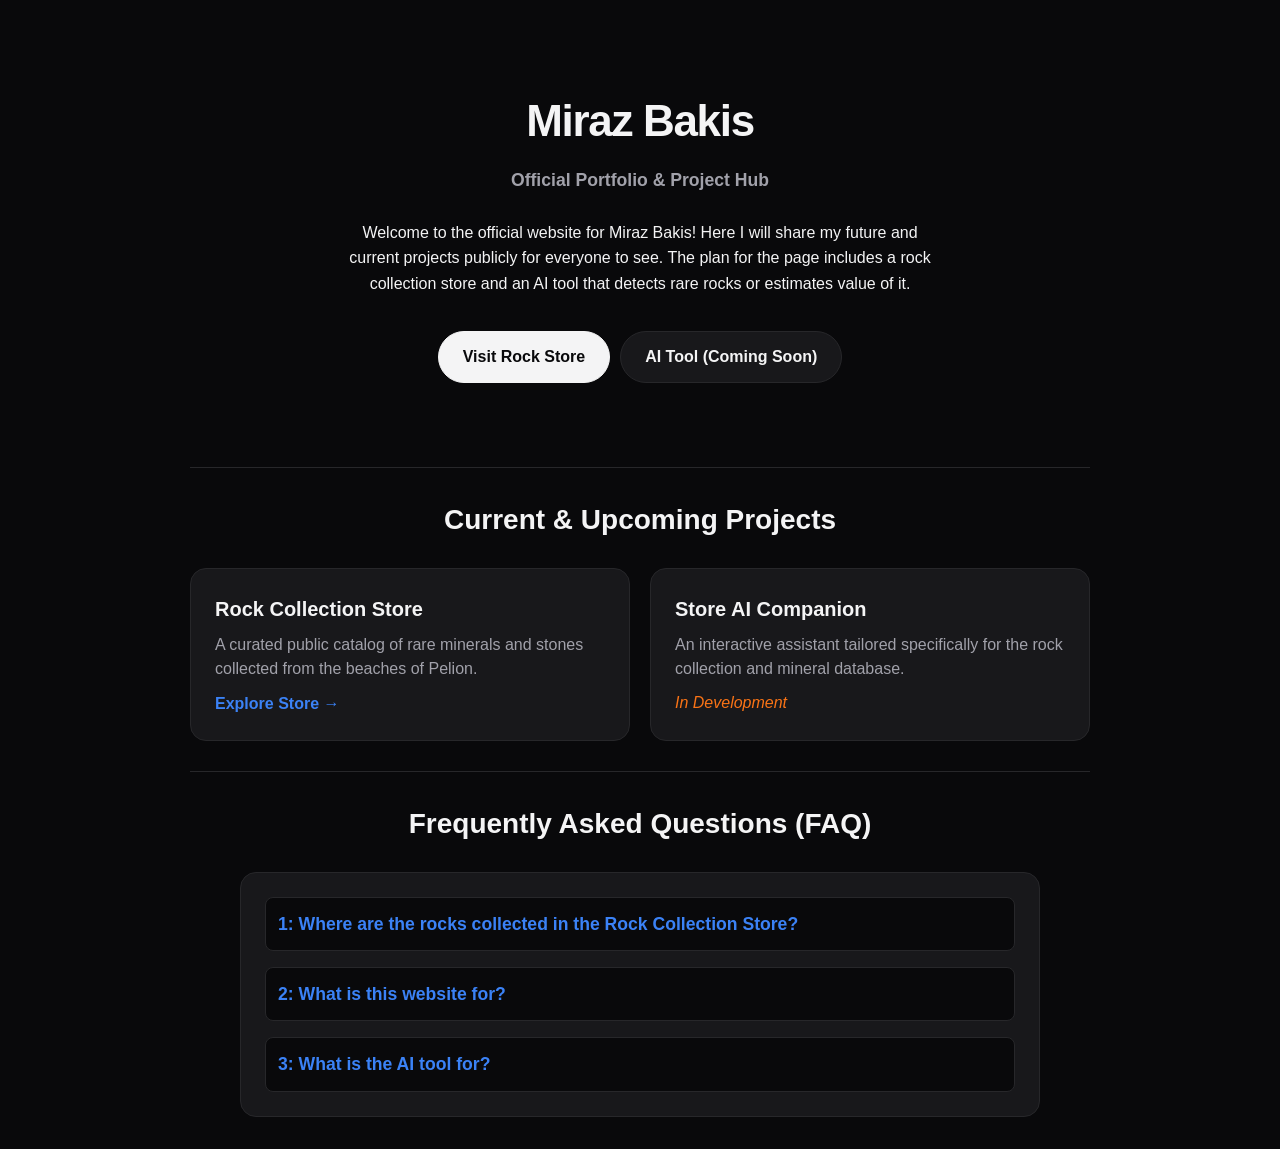
<file: test.html>
<!DOCTYPE html>
<html lang="en">
<head>
  <meta charset="UTF-8">
  <meta name="viewport" content="width=device-width, initial-scale=1.0">
  <title>Miraz Bakis - Official Portfolio & Project Hub</title>
  <style>
    :root {
      --bg: #09090b;
      --card-bg: #18181b;
      --border: #27272a;
      --text: #f4f4f5;
      --muted: #a1a1aa;
      --accent-link: #3b82f6;
      --accent-orange: #f97316;
    }

    * {
      box-sizing: border-box;
      margin: 0;
      padding: 0;
    }

    html {
      scroll-behavior: smooth;
    }

    body {
      background-color: var(--bg);
      color: var(--text);
      font-family: 'Satoshi', -apple-system, BlinkMacSystemFont, "Segoe UI", Roboto, sans-serif;
      line-height: 1.6;
      overflow-x: hidden;
      padding: 2rem 1rem;
    }

    main {
      max-width: 900px;
      margin: 0 auto;
    }

    /* SideStore Hero Styling */
    .hero {
      min-height: 45vh;
      display: flex;
      flex-direction: column;
      justify-content: center;
      align-items: center;
      text-align: center;
      padding: 2rem 1rem;
    }

    .hero h1 {
      font-size: 2.75rem;
      font-weight: 800;
      letter-spacing: -0.03em;
      margin-bottom: 10px;
      color: var(--text);
    }

    .hero p.subtitle {
      color: var(--muted);
      font-size: 1.1rem;
      margin-bottom: 25px;
    }

    .hero p.description {
      color: var(--text);
      max-width: 600px;
      line-height: 1.6;
      margin-bottom: 35px;
    }

    .button-group {
      display: flex;
      gap: 10px;
      flex-wrap: wrap;
      justify-content: center;
    }

    .btn {
      display: inline-block;
      background-color: var(--card-bg);
      color: var(--text);
      padding: 12px 24px;
      border-radius: 9999px;
      text-decoration: none;
      font-weight: 600;
      border: 1px solid var(--border);
      transition: transform 0.2s, opacity 0.2s, border-color 0.2s;
    }

    .btn-primary {
      background-color: var(--text);
      color: var(--bg);
      border: 1px solid var(--text);
    }

    .btn:hover {
      opacity: 0.9;
      transform: translateY(-2px);
      border-color: #3f3f46;
    }

    hr {
      border: 0;
      height: 1px;
      background: var(--border);
      margin: 30px 0;
    }

    /* Section Headings */
    .section-title {
      color: var(--text);
      font-size: 1.75rem;
      margin-bottom: 25px;
      text-align: center;
    }

    /* Grid Layout */
    .card-grid {
      display: grid;
      grid-template-columns: repeat(auto-fit, minmax(280px, 1fr));
      gap: 20px;
    }

    .card {
      background-color: var(--card-bg);
      padding: 24px;
      border: 1px solid var(--border);
      border-radius: 16px;
      transition: border-color 0.2s;
    }

    .card:hover {
      border-color: #3f3f46;
    }

    .card h4 {
      color: var(--text);
      margin-top: 0;
      font-size: 1.25rem;
      margin-bottom: 8px;
    }

    .card p {
      color: var(--muted);
      line-height: 1.5;
    }

    .card a {
      color: var(--accent-link);
      text-decoration: none;
      font-weight: 600;
      display: inline-block;
      margin-top: 10px;
    }

    .card p.status {
      color: var(--accent-orange);
      margin-top: 10px;
      margin-bottom: 0;
    }

    /* FAQ Section */
    .faq-container {
      max-width: 800px;
      margin: 0 auto;
      background-color: var(--card-bg);
      padding: 24px;
      border: 1px solid var(--border);
      border-radius: 16px;
    }

    details {
      margin-bottom: 16px;
      padding: 12px;
      background: var(--bg);
      border: 1px solid var(--border);
      border-radius: 8px;
    }

    details:last-child {
      margin-bottom: 0;
    }

    details summary {
      font-size: 1.1rem;
      cursor: pointer;
      color: var(--accent-link);
      list-style: none;
      display: flex;
      justify-content: space-between;
      align-items: center;
    }

    details summary::-webkit-details-marker {
      display: none;
    }

    details p {
      color: var(--muted);
      margin-top: 12px;
      line-height: 1.5;
      margin-bottom: 0;
    }

    /* SideStore Scroll Reveal Animation */
    .reveal {
      opacity: 0;
      transform: translateY(30px);
      transition: opacity 0.8s ease-out, transform 0.8s ease-out;
    }

    .reveal.active {
      opacity: 1;
      transform: translateY(0);
    }
  </style>
</head>
<body>

  <main>
    <section class="hero reveal">
      <h1>Miraz Bakis</h1>
      <p class="subtitle"><strong>Official Portfolio & Project Hub</strong></p>
      <p class="description">Welcome to the official website for Miraz Bakis! Here I will share my future and current projects publicly for everyone to see. The plan for the page includes a rock collection store and an AI tool that detects rare rocks or estimates value of it.</p>
      <div class="button-group">
        <a href="store/" class="btn btn-primary">Visit Rock Store</a>
        <a href="#ai-tool" class="btn">AI Tool (Coming Soon)</a>
      </div>
    </section>

    <hr>

    <section class="reveal">
      <h3 class="section-title">Current & Upcoming Projects</h3>
      <div class="card-grid">
        <div class="card">
          <h4>Rock Collection Store</h4>
          <p>A curated public catalog of rare minerals and stones collected from the beaches of Pelion.</p>
          <a href="store/">Explore Store &rarr;</a>
        </div>

        <div class="card" id="ai-tool">
          <h4>Store AI Companion</h4>
          <p>An interactive assistant tailored specifically for the rock collection and mineral database.</p>
          <p class="status"><em>In Development</em></p>
        </div>
      </div>
    </section>

    <hr>

    <section class="reveal">
      <h3 class="section-title">Frequently Asked Questions (FAQ)</h3>
      <div class="faq-container">
        <details>
          <summary><b>1: Where are the rocks collected in the Rock Collection Store?</b></summary>
          <p>Answer: The rocks are mostly collected from the beaches of Pelion.</p>
        </details>

        <details>
          <summary><b>2: What is this website for?</b></summary>
          <p>Answer: This website is for my projects. You can see them above.</p>
        </details>

        <details>
          <summary><b>3: What is the AI tool for?</b></summary>
          <p>Answer: The AI tool is for estimating value of rocks. It is specifically made to help you find rare & unique rocks.</p>
        </details>
      </div>
    </section>
  </main>

  <script>
    const observer = new IntersectionObserver((entries) => {
      entries.forEach(entry => {
        if (entry.isIntersecting) {
          entry.target.classList.add('active');
        }
      });
    }, { threshold: 0.1 });

    document.querySelectorAll('.reveal').forEach(el => observer.observe(el));
  </script>
</body>
</html>
</file>
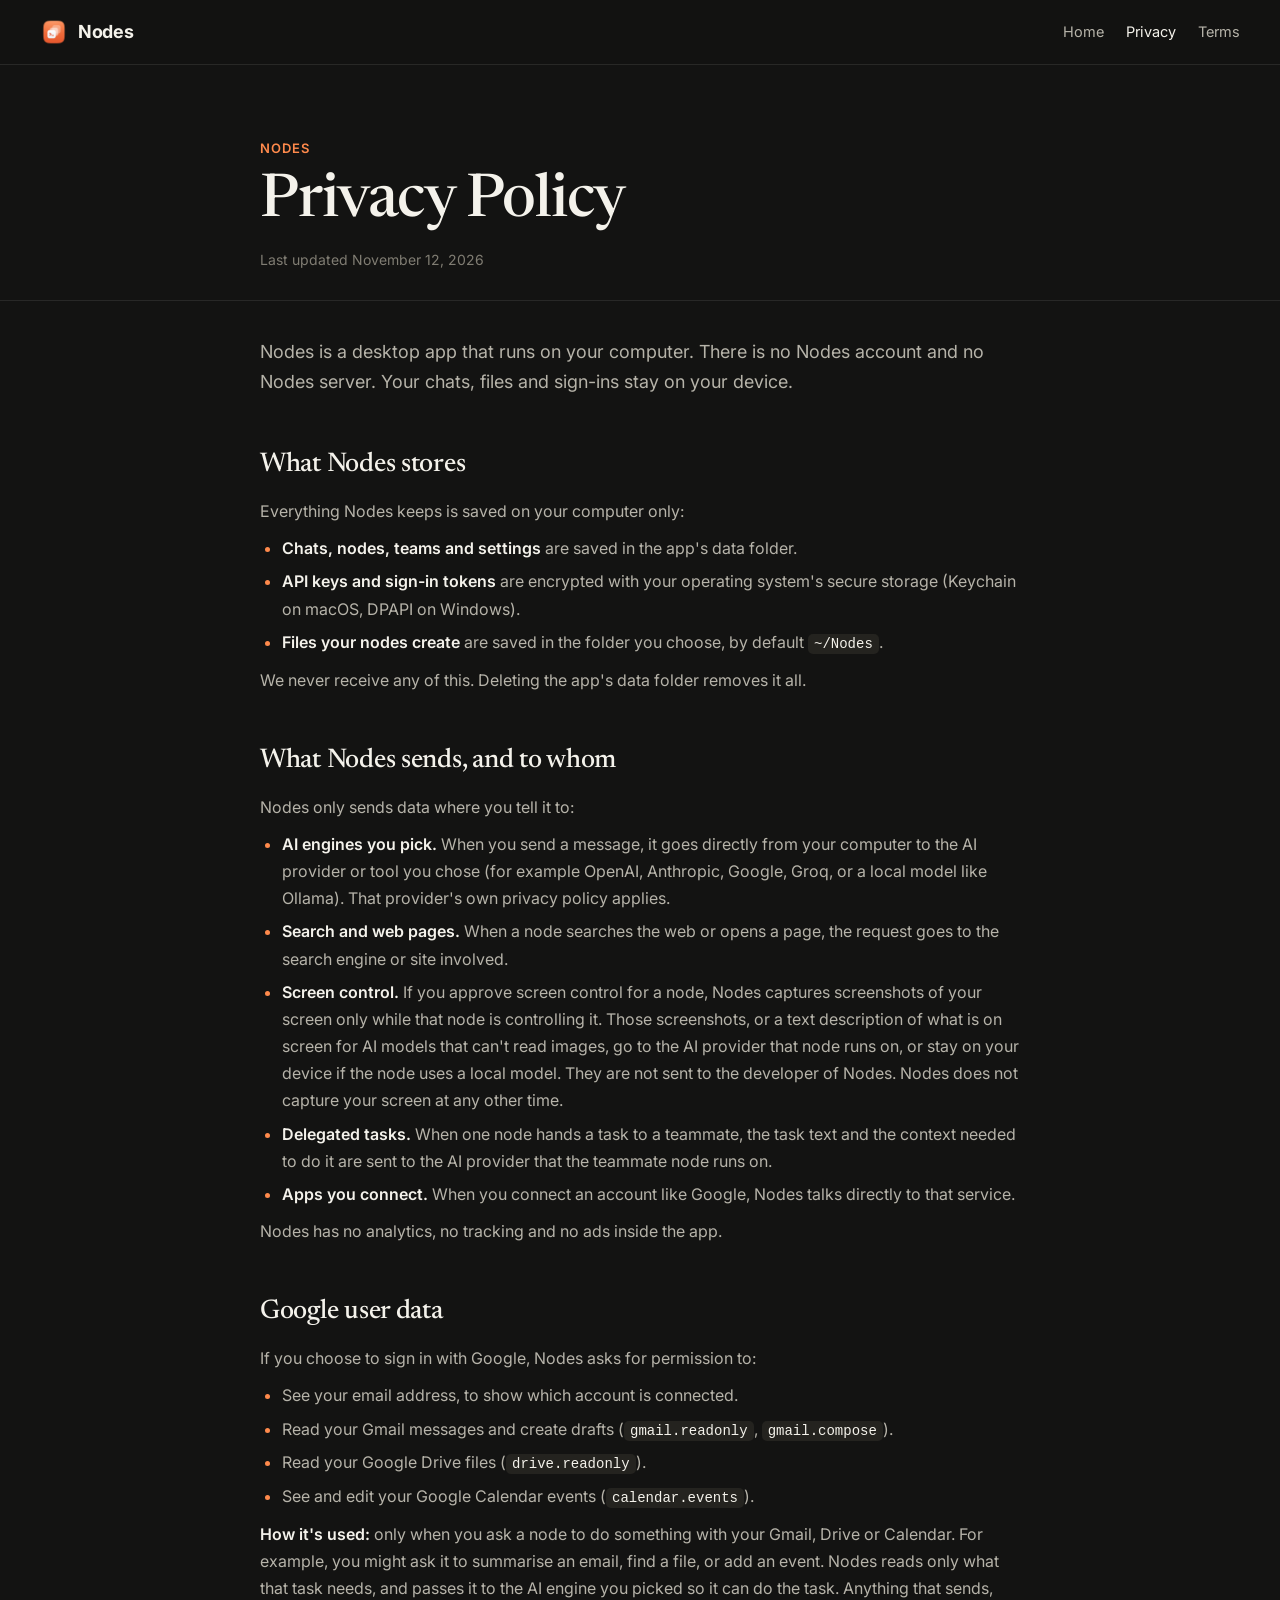
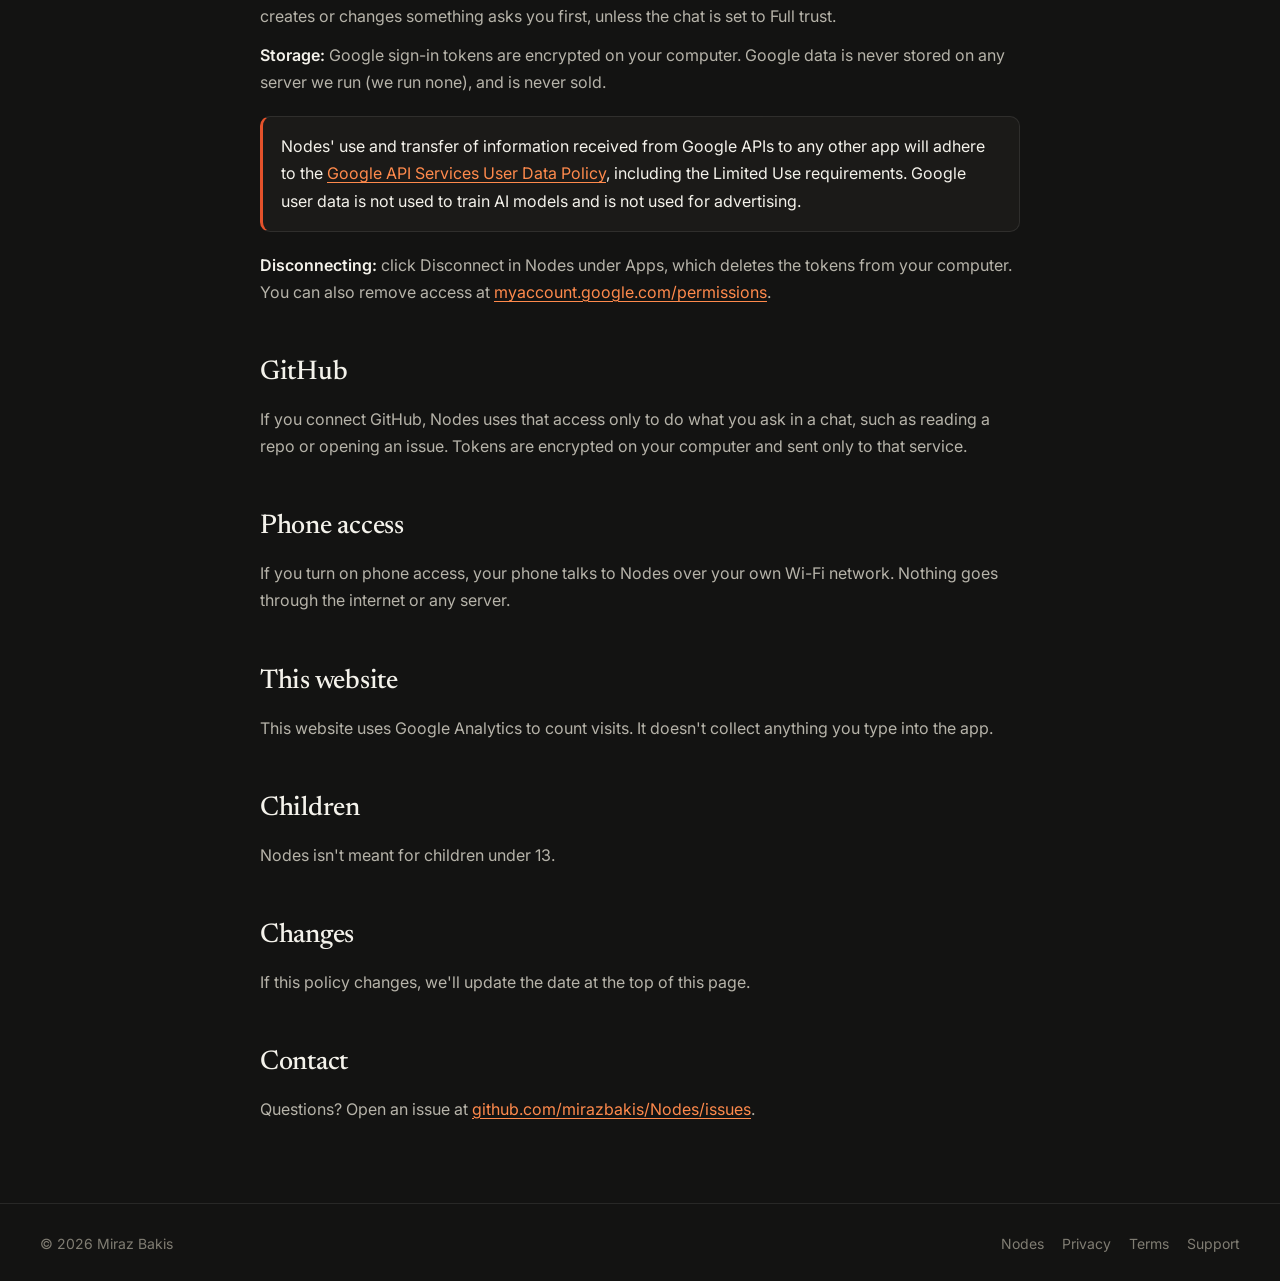
<file: nodes/privacy.html>
<!DOCTYPE html>
<html lang="en">
<head>
  <meta charset="UTF-8">
  <meta name="viewport" content="width=device-width, initial-scale=1.0">
  <script async src="https://www.googletagmanager.com/gtag/js?id=G-K1QEH9G0QP"></script>
  <script>window.dataLayer=window.dataLayer||[];function gtag(){dataLayer.push(arguments);}gtag('js',new Date());gtag('config','G-K1QEH9G0QP');</script>
  <title>Privacy Policy · Nodes</title>
  <meta name="description" content="How the Nodes app handles your data, including Google user data.">
  <link rel="canonical" href="https://mirazbakis.com/nodes/privacy">
  <meta name="theme-color" content="#131312">
  <meta name="color-scheme" content="dark">
  <link rel="icon" href="icon.png" type="image/png">
  <link rel="preconnect" href="https://fonts.googleapis.com">
  <link rel="preconnect" href="https://fonts.gstatic.com" crossorigin>
  <link href="https://fonts.googleapis.com/css2?family=Inter:wght@400;500;600;700&family=Newsreader:opsz,wght@6..72,400;6..72,500&display=swap" rel="stylesheet">
  <style>
    :root { --paper:#131312; --ink:#f4f2eb; --ink-2:#b6b3a9; --muted:#807d73; --line:rgba(255,255,255,.09); --orange:#e4522b; --orange-soft:#ff8a4c;
      --serif:'Newsreader','Iowan Old Style',Georgia,serif; --sans:'Inter',-apple-system,BlinkMacSystemFont,'Segoe UI',system-ui,sans-serif; }
    * { margin:0; padding:0; box-sizing:border-box; }
    body { background:var(--paper); color:var(--ink); font:16px/1.7 var(--sans); -webkit-font-smoothing:antialiased; }
    a { color:inherit; }
    .wrap { width:min(760px, calc(100% - 32px)); margin:0 auto; }
    nav { position:sticky; top:0; z-index:5; background:rgba(19,19,18,.82); backdrop-filter:blur(12px); -webkit-backdrop-filter:blur(12px); border-bottom:1px solid var(--line); }
    nav .wrap { height:64px; display:flex; align-items:center; justify-content:space-between; width:min(1200px, calc(100% - 32px)); }
    .brand { display:flex; align-items:center; gap:10px; font-weight:700; font-size:18px; letter-spacing:-.02em; text-decoration:none; }
    .brand img { width:28px; height:28px; }
    nav .r { display:flex; gap:22px; font-size:14.5px; color:var(--ink-2); }
    nav .r a { text-decoration:none; } nav .r a:hover, nav .r a[aria-current] { color:var(--ink); }
    header { padding:72px 0 28px; border-bottom:1px solid var(--line); }
    .eyebrow { font-size:13px; font-weight:600; letter-spacing:.08em; text-transform:uppercase; color:var(--orange-soft); }
    h1 { font-family:var(--serif); font-weight:500; letter-spacing:-.02em; font-size:clamp(40px, 7vw, 60px); line-height:1.05; margin:12px 0 14px; }
    .updated { color:var(--muted); font-size:14px; }
    main { padding:36px 0 80px; }
    .lead { font-size:18px; color:var(--ink-2); margin-bottom:8px; }
    h2 { font-family:var(--serif); font-weight:500; font-size:27px; letter-spacing:-.01em; margin:44px 0 10px; }
    p, li { color:var(--ink-2); } p + p { margin-top:12px; }
    ul { padding-left:22px; margin:10px 0; } li { margin:6px 0; } li::marker { color:var(--orange-soft); }
    strong { color:var(--ink); font-weight:600; }
    main a { color:var(--orange-soft); text-decoration:underline; text-underline-offset:3px; }
    .note { margin:20px 0; padding:16px 18px; border:1px solid var(--line); border-left:3px solid var(--orange); border-radius:10px; background:#1b1a18; }
    .note p { color:var(--ink); }
    code { font-size:14px; background:#24231f; padding:2px 6px; border-radius:5px; color:var(--ink); }
    footer { border-top:1px solid var(--line); padding:28px 0; color:var(--muted); font-size:14px; }
    footer .wrap { display:flex; justify-content:space-between; gap:16px; flex-wrap:wrap; width:min(1200px, calc(100% - 32px)); }
    footer a { text-decoration:none; margin-left:18px; } footer a:first-child { margin-left:0; } footer a:hover { color:var(--ink); }
    @media (max-width:560px) { nav .r a.hide-sm { display:none; } header { padding-top:48px; } }
  </style>
</head>
<body>
  <nav><div class="wrap">
    <a class="brand" href="./"><img src="icon.png" alt="" width="28" height="28">Nodes</a>
    <div class="r"><a href="./" class="hide-sm">Home</a><a href="privacy" aria-current="page">Privacy</a><a href="terms">Terms</a></div>
  </div></nav>
  <header><div class="wrap">
    <div class="eyebrow">Nodes</div>
    <h1>Privacy Policy</h1>
    <div class="updated">Last updated November 12, 2026</div>
  </div></header>
  <main><div class="wrap">
    <p class="lead">Nodes is a desktop app that runs on your computer. There is no Nodes account and no Nodes server. Your chats, files and sign-ins stay on your device.</p>

    <h2>What Nodes stores</h2>
    <p>Everything Nodes keeps is saved on your computer only:</p>
    <ul>
      <li><strong>Chats, nodes, teams and settings</strong> are saved in the app's data folder.</li>
      <li><strong>API keys and sign-in tokens</strong> are encrypted with your operating system's secure storage (Keychain on macOS, DPAPI on Windows).</li>
      <li><strong>Files your nodes create</strong> are saved in the folder you choose, by default <code>~/Nodes</code>.</li>
    </ul>
    <p>We never receive any of this. Deleting the app's data folder removes it all.</p>

    <h2>What Nodes sends, and to whom</h2>
    <p>Nodes only sends data where you tell it to:</p>
    <ul>
      <li><strong>AI engines you pick.</strong> When you send a message, it goes directly from your computer to the AI provider or tool you chose (for example OpenAI, Anthropic, Google, Groq, or a local model like Ollama). That provider's own privacy policy applies.</li>
      <li><strong>Search and web pages.</strong> When a node searches the web or opens a page, the request goes to the search engine or site involved.</li>
      <li><strong>Screen control.</strong> If you approve screen control for a node, Nodes captures screenshots of your screen only while that node is controlling it. Those screenshots, or a text description of what is on screen for AI models that can't read images, go to the AI provider that node runs on, or stay on your device if the node uses a local model. They are not sent to the developer of Nodes. Nodes does not capture your screen at any other time.</li>
      <li><strong>Delegated tasks.</strong> When one node hands a task to a teammate, the task text and the context needed to do it are sent to the AI provider that the teammate node runs on.</li>
      <li><strong>Apps you connect.</strong> When you connect an account like Google, Nodes talks directly to that service.</li>
    </ul>
    <p>Nodes has no analytics, no tracking and no ads inside the app.</p>

    <h2>Google user data</h2>
    <p>If you choose to sign in with Google, Nodes asks for permission to:</p>
    <ul>
      <li>See your email address, to show which account is connected.</li>
      <li>Read your Gmail messages and create drafts (<code>gmail.readonly</code>, <code>gmail.compose</code>).</li>
      <li>Read your Google Drive files (<code>drive.readonly</code>).</li>
      <li>See and edit your Google Calendar events (<code>calendar.events</code>).</li>
    </ul>
    <p><strong>How it's used:</strong> only when you ask a node to do something with your Gmail, Drive or Calendar. For example, you might ask it to summarise an email, find a file, or add an event. Nodes reads only what that task needs, and passes it to the AI engine you picked so it can do the task. Anything that sends, creates or changes something asks you first, unless the chat is set to Full trust.</p>
    <p><strong>Storage:</strong> Google sign-in tokens are encrypted on your computer. Google data is never stored on any server we run (we run none), and is never sold.</p>
    <div class="note"><p>Nodes' use and transfer of information received from Google APIs to any other app will adhere to the <a href="https://developers.google.com/terms/api-services-user-data-policy" target="_blank" rel="noopener">Google API Services User Data Policy</a>, including the Limited Use requirements. Google user data is not used to train AI models and is not used for advertising.</p></div>
    <p><strong>Disconnecting:</strong> click Disconnect in Nodes under Apps, which deletes the tokens from your computer. You can also remove access at <a href="https://myaccount.google.com/permissions" target="_blank" rel="noopener">myaccount.google.com/permissions</a>.</p>

    <h2>GitHub</h2>
    <p>If you connect GitHub, Nodes uses that access only to do what you ask in a chat, such as reading a repo or opening an issue. Tokens are encrypted on your computer and sent only to that service.</p>

    <h2>Phone access</h2>
    <p>If you turn on phone access, your phone talks to Nodes over your own Wi-Fi network. Nothing goes through the internet or any server.</p>

    <h2>This website</h2>
    <p>This website uses Google Analytics to count visits. It doesn't collect anything you type into the app.</p>

    <h2>Children</h2>
    <p>Nodes isn't meant for children under 13.</p>

    <h2>Changes</h2>
    <p>If this policy changes, we'll update the date at the top of this page.</p>

    <h2>Contact</h2>
    <p>Questions? Open an issue at <a href="https://github.com/mirazbakis/Nodes/issues" target="_blank" rel="noopener">github.com/mirazbakis/Nodes/issues</a>.</p>
  </div></main>
  <footer><div class="wrap">
    <span>© 2026 Miraz Bakis</span>
    <span><a href="./">Nodes</a><a href="privacy">Privacy</a><a href="terms">Terms</a><a href="https://github.com/mirazbakis/Nodes/issues" target="_blank" rel="noopener">Support</a></span>
  </div></footer>
</body>
</html>
</file>
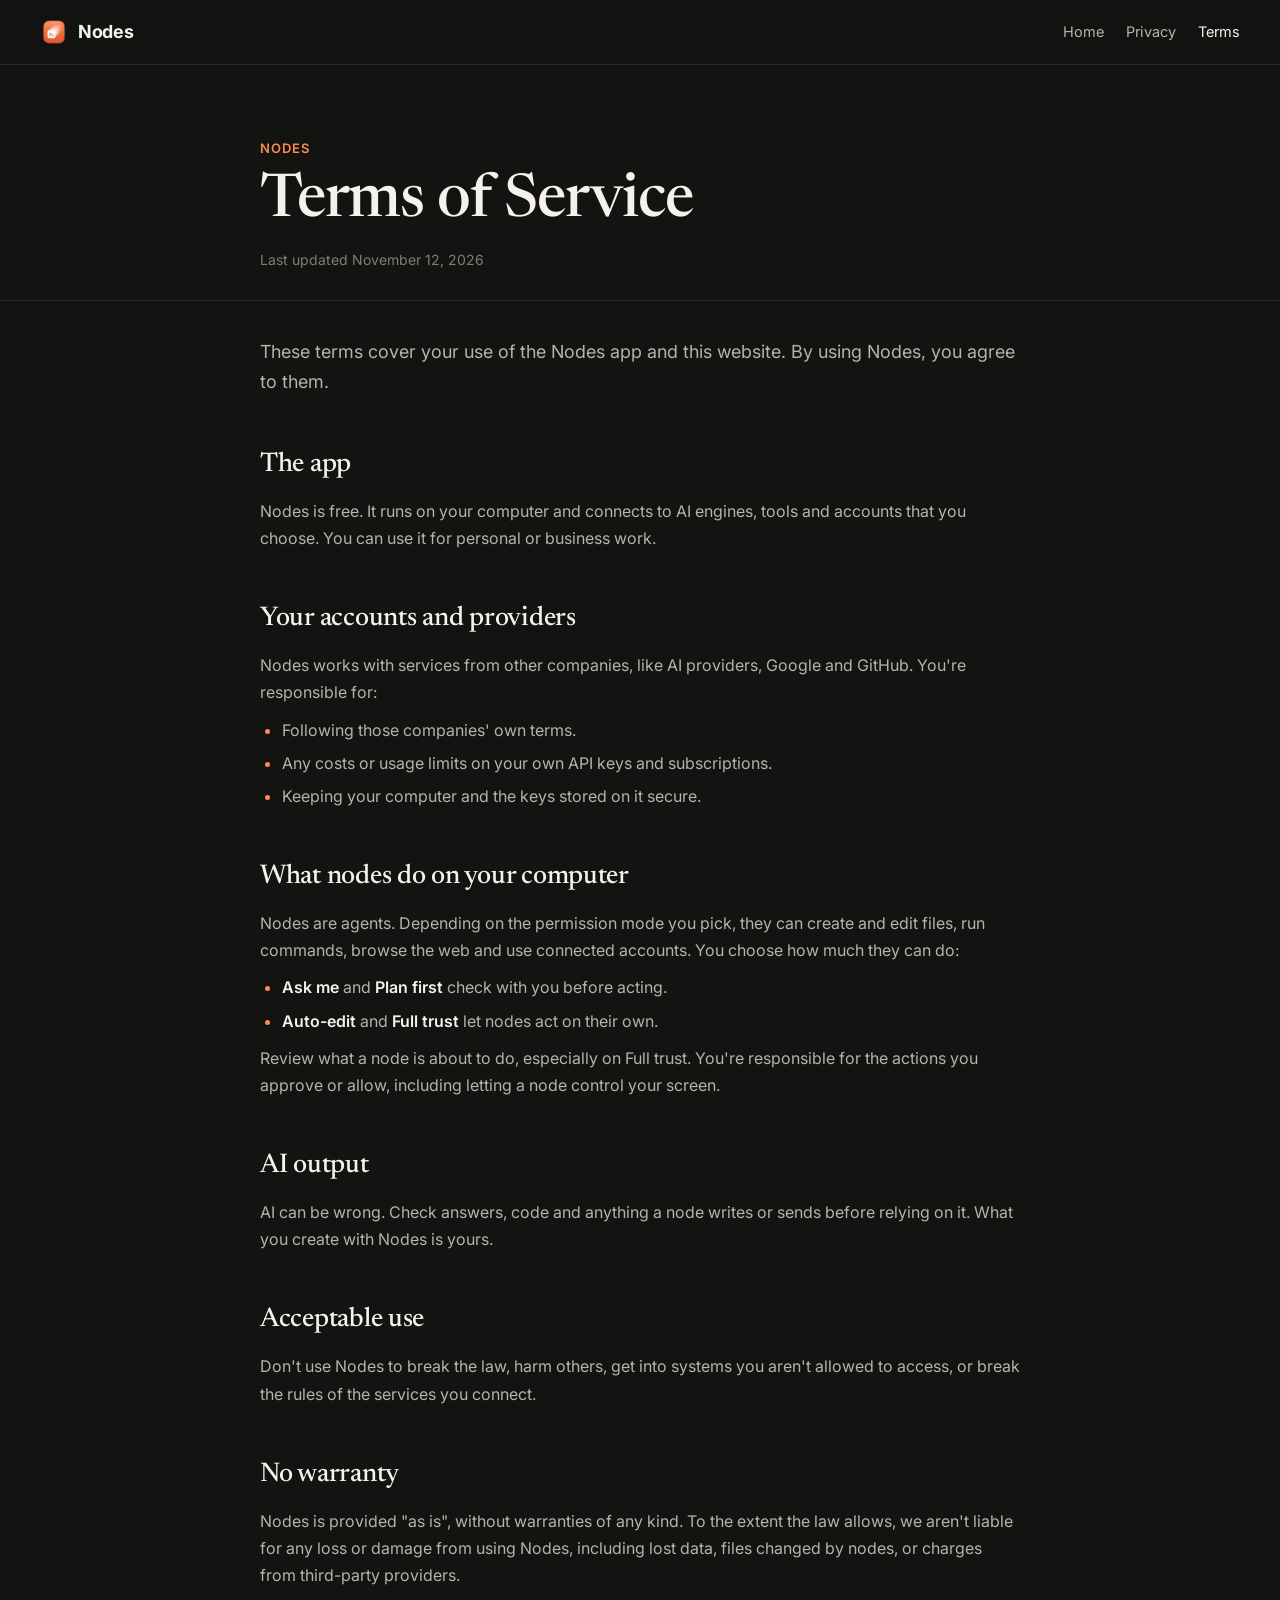
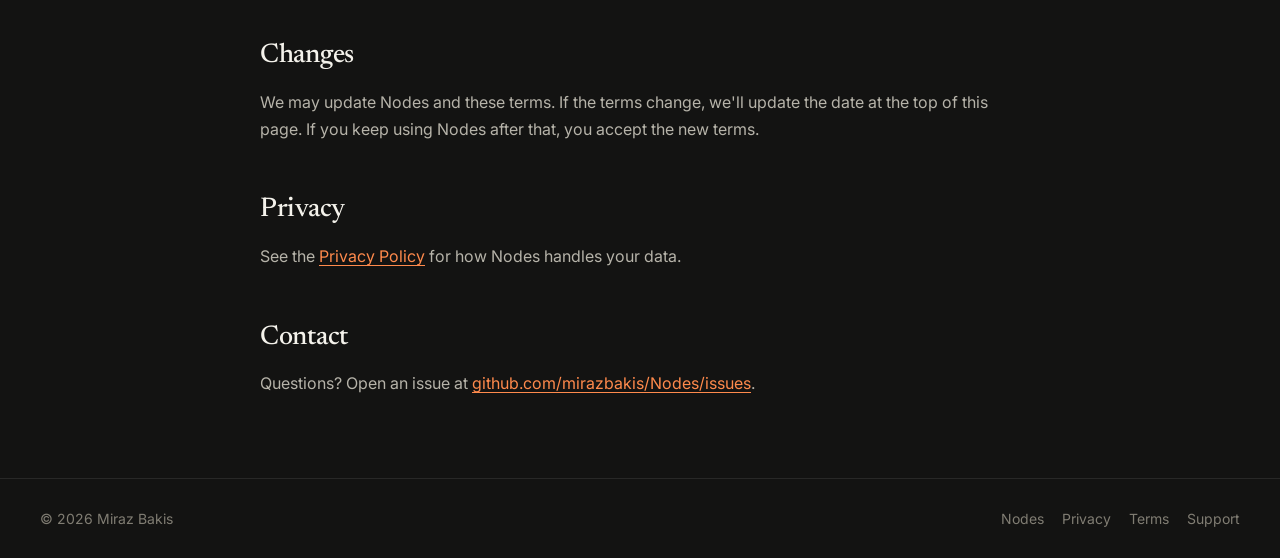
<file: nodes/terms.html>
<!DOCTYPE html>
<html lang="en">
<head>
  <meta charset="UTF-8">
  <meta name="viewport" content="width=device-width, initial-scale=1.0">
  <script async src="https://www.googletagmanager.com/gtag/js?id=G-K1QEH9G0QP"></script>
  <script>window.dataLayer=window.dataLayer||[];function gtag(){dataLayer.push(arguments);}gtag('js',new Date());gtag('config','G-K1QEH9G0QP');</script>
  <title>Terms of Service · Nodes</title>
  <meta name="description" content="Terms for using the Nodes app.">
  <link rel="canonical" href="https://mirazbakis.com/nodes/terms">
  <meta name="theme-color" content="#131312">
  <meta name="color-scheme" content="dark">
  <link rel="icon" href="icon.png" type="image/png">
  <link rel="preconnect" href="https://fonts.googleapis.com">
  <link rel="preconnect" href="https://fonts.gstatic.com" crossorigin>
  <link href="https://fonts.googleapis.com/css2?family=Inter:wght@400;500;600;700&family=Newsreader:opsz,wght@6..72,400;6..72,500&display=swap" rel="stylesheet">
  <style>
    :root { --paper:#131312; --ink:#f4f2eb; --ink-2:#b6b3a9; --muted:#807d73; --line:rgba(255,255,255,.09); --orange:#e4522b; --orange-soft:#ff8a4c;
      --serif:'Newsreader','Iowan Old Style',Georgia,serif; --sans:'Inter',-apple-system,BlinkMacSystemFont,'Segoe UI',system-ui,sans-serif; }
    * { margin:0; padding:0; box-sizing:border-box; }
    body { background:var(--paper); color:var(--ink); font:16px/1.7 var(--sans); -webkit-font-smoothing:antialiased; }
    a { color:inherit; }
    .wrap { width:min(760px, calc(100% - 32px)); margin:0 auto; }
    nav { position:sticky; top:0; z-index:5; background:rgba(19,19,18,.82); backdrop-filter:blur(12px); -webkit-backdrop-filter:blur(12px); border-bottom:1px solid var(--line); }
    nav .wrap { height:64px; display:flex; align-items:center; justify-content:space-between; width:min(1200px, calc(100% - 32px)); }
    .brand { display:flex; align-items:center; gap:10px; font-weight:700; font-size:18px; letter-spacing:-.02em; text-decoration:none; }
    .brand img { width:28px; height:28px; }
    nav .r { display:flex; gap:22px; font-size:14.5px; color:var(--ink-2); }
    nav .r a { text-decoration:none; } nav .r a:hover, nav .r a[aria-current] { color:var(--ink); }
    header { padding:72px 0 28px; border-bottom:1px solid var(--line); }
    .eyebrow { font-size:13px; font-weight:600; letter-spacing:.08em; text-transform:uppercase; color:var(--orange-soft); }
    h1 { font-family:var(--serif); font-weight:500; letter-spacing:-.02em; font-size:clamp(40px, 7vw, 60px); line-height:1.05; margin:12px 0 14px; }
    .updated { color:var(--muted); font-size:14px; }
    main { padding:36px 0 80px; }
    .lead { font-size:18px; color:var(--ink-2); margin-bottom:8px; }
    h2 { font-family:var(--serif); font-weight:500; font-size:27px; letter-spacing:-.01em; margin:44px 0 10px; }
    p, li { color:var(--ink-2); } p + p { margin-top:12px; }
    ul { padding-left:22px; margin:10px 0; } li { margin:6px 0; } li::marker { color:var(--orange-soft); }
    strong { color:var(--ink); font-weight:600; }
    main a { color:var(--orange-soft); text-decoration:underline; text-underline-offset:3px; }
    .note { margin:20px 0; padding:16px 18px; border:1px solid var(--line); border-left:3px solid var(--orange); border-radius:10px; background:#1b1a18; }
    .note p { color:var(--ink); }
    code { font-size:14px; background:#24231f; padding:2px 6px; border-radius:5px; color:var(--ink); }
    footer { border-top:1px solid var(--line); padding:28px 0; color:var(--muted); font-size:14px; }
    footer .wrap { display:flex; justify-content:space-between; gap:16px; flex-wrap:wrap; width:min(1200px, calc(100% - 32px)); }
    footer a { text-decoration:none; margin-left:18px; } footer a:first-child { margin-left:0; } footer a:hover { color:var(--ink); }
    @media (max-width:560px) { nav .r a.hide-sm { display:none; } header { padding-top:48px; } }
  </style>
</head>
<body>
  <nav><div class="wrap">
    <a class="brand" href="./"><img src="icon.png" alt="" width="28" height="28">Nodes</a>
    <div class="r"><a href="./" class="hide-sm">Home</a><a href="privacy">Privacy</a><a href="terms" aria-current="page">Terms</a></div>
  </div></nav>
  <header><div class="wrap">
    <div class="eyebrow">Nodes</div>
    <h1>Terms of Service</h1>
    <div class="updated">Last updated November 12, 2026</div>
  </div></header>
  <main><div class="wrap">
    <p class="lead">These terms cover your use of the Nodes app and this website. By using Nodes, you agree to them.</p>

    <h2>The app</h2>
    <p>Nodes is free. It runs on your computer and connects to AI engines, tools and accounts that you choose. You can use it for personal or business work.</p>

    <h2>Your accounts and providers</h2>
    <p>Nodes works with services from other companies, like AI providers, Google and GitHub. You're responsible for:</p>
    <ul>
      <li>Following those companies' own terms.</li>
      <li>Any costs or usage limits on your own API keys and subscriptions.</li>
      <li>Keeping your computer and the keys stored on it secure.</li>
    </ul>

    <h2>What nodes do on your computer</h2>
    <p>Nodes are agents. Depending on the permission mode you pick, they can create and edit files, run commands, browse the web and use connected accounts. You choose how much they can do:</p>
    <ul>
      <li><strong>Ask me</strong> and <strong>Plan first</strong> check with you before acting.</li>
      <li><strong>Auto-edit</strong> and <strong>Full trust</strong> let nodes act on their own.</li>
    </ul>
    <p>Review what a node is about to do, especially on Full trust. You're responsible for the actions you approve or allow, including letting a node control your screen.</p>

    <h2>AI output</h2>
    <p>AI can be wrong. Check answers, code and anything a node writes or sends before relying on it. What you create with Nodes is yours.</p>

    <h2>Acceptable use</h2>
    <p>Don't use Nodes to break the law, harm others, get into systems you aren't allowed to access, or break the rules of the services you connect.</p>

    <h2>No warranty</h2>
    <p>Nodes is provided "as is", without warranties of any kind. To the extent the law allows, we aren't liable for any loss or damage from using Nodes, including lost data, files changed by nodes, or charges from third-party providers.</p>

    <h2>Changes</h2>
    <p>We may update Nodes and these terms. If the terms change, we'll update the date at the top of this page. If you keep using Nodes after that, you accept the new terms.</p>

    <h2>Privacy</h2>
    <p>See the <a href="privacy">Privacy Policy</a> for how Nodes handles your data.</p>

    <h2>Contact</h2>
    <p>Questions? Open an issue at <a href="https://github.com/mirazbakis/Nodes/issues" target="_blank" rel="noopener">github.com/mirazbakis/Nodes/issues</a>.</p>
  </div></main>
  <footer><div class="wrap">
    <span>© 2026 Miraz Bakis</span>
    <span><a href="./">Nodes</a><a href="privacy">Privacy</a><a href="terms">Terms</a><a href="https://github.com/mirazbakis/Nodes/issues" target="_blank" rel="noopener">Support</a></span>
  </div></footer>
</body>
</html>
</file>
